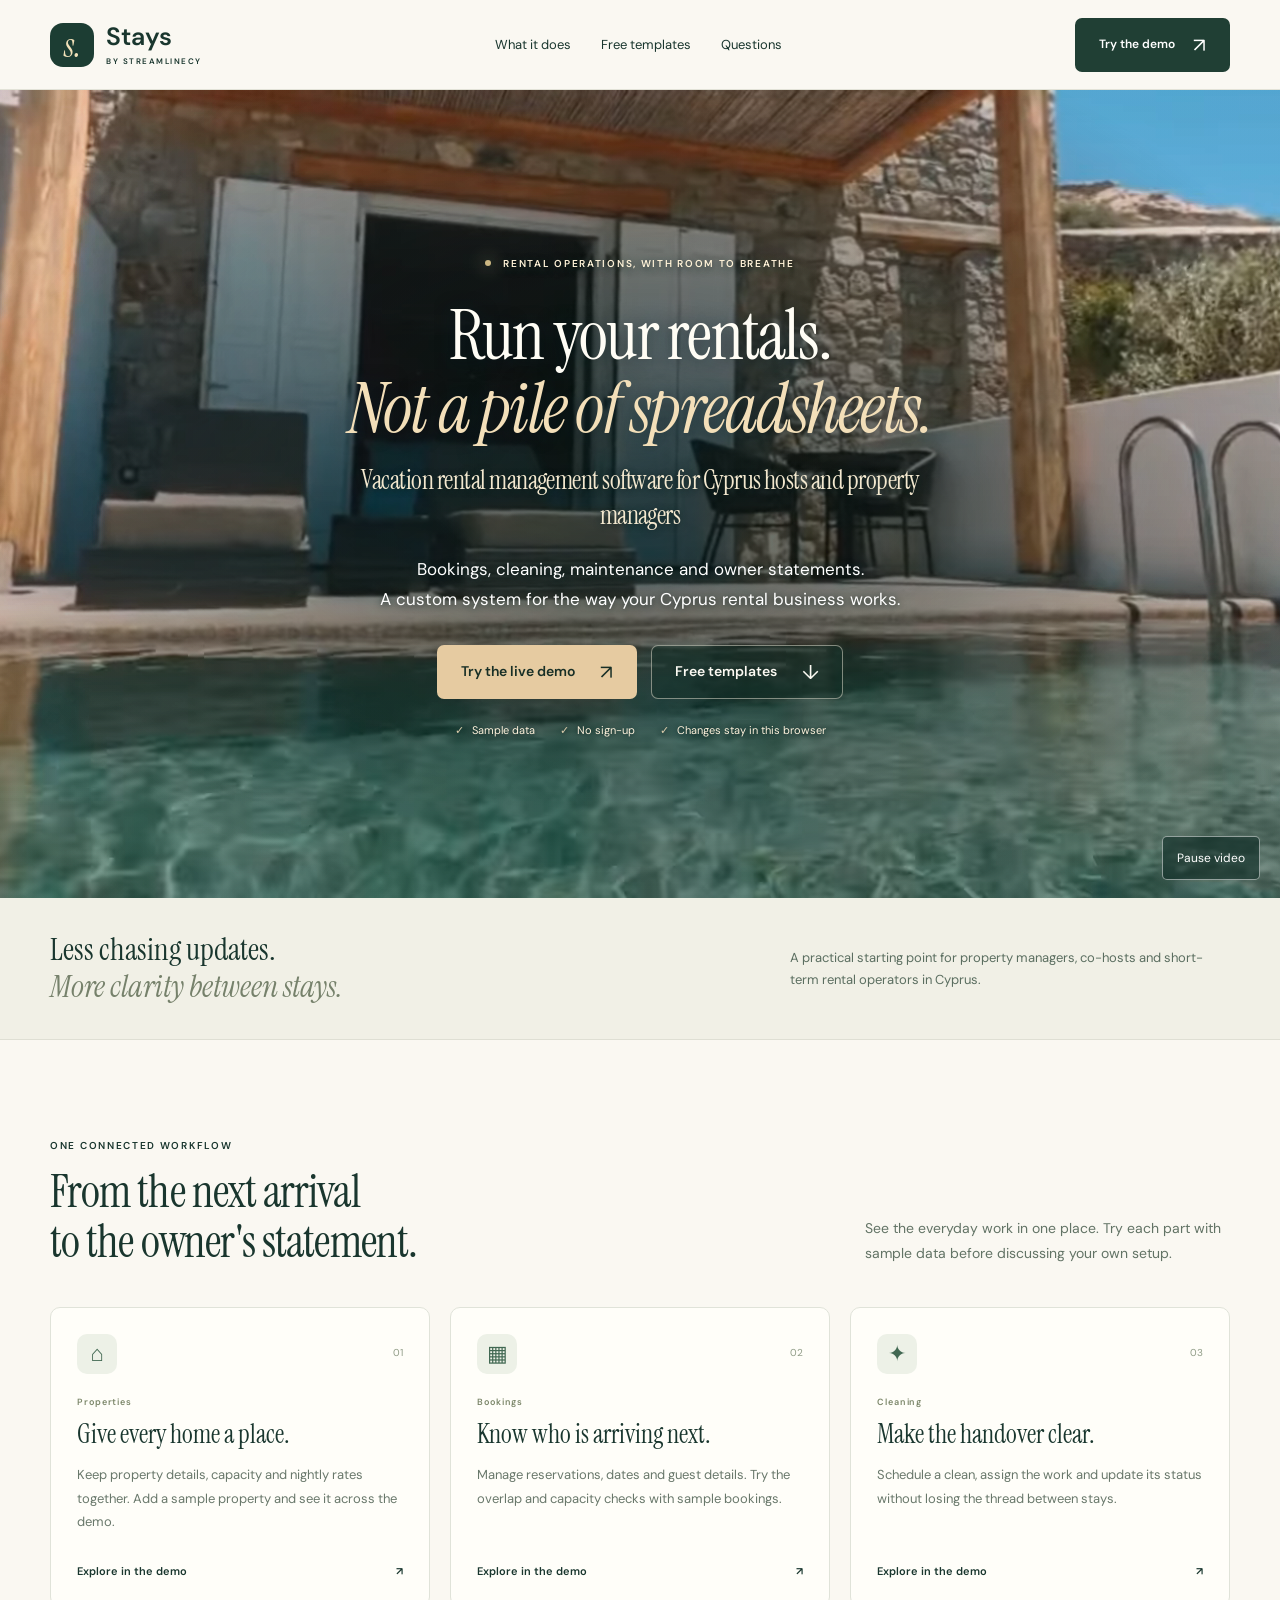
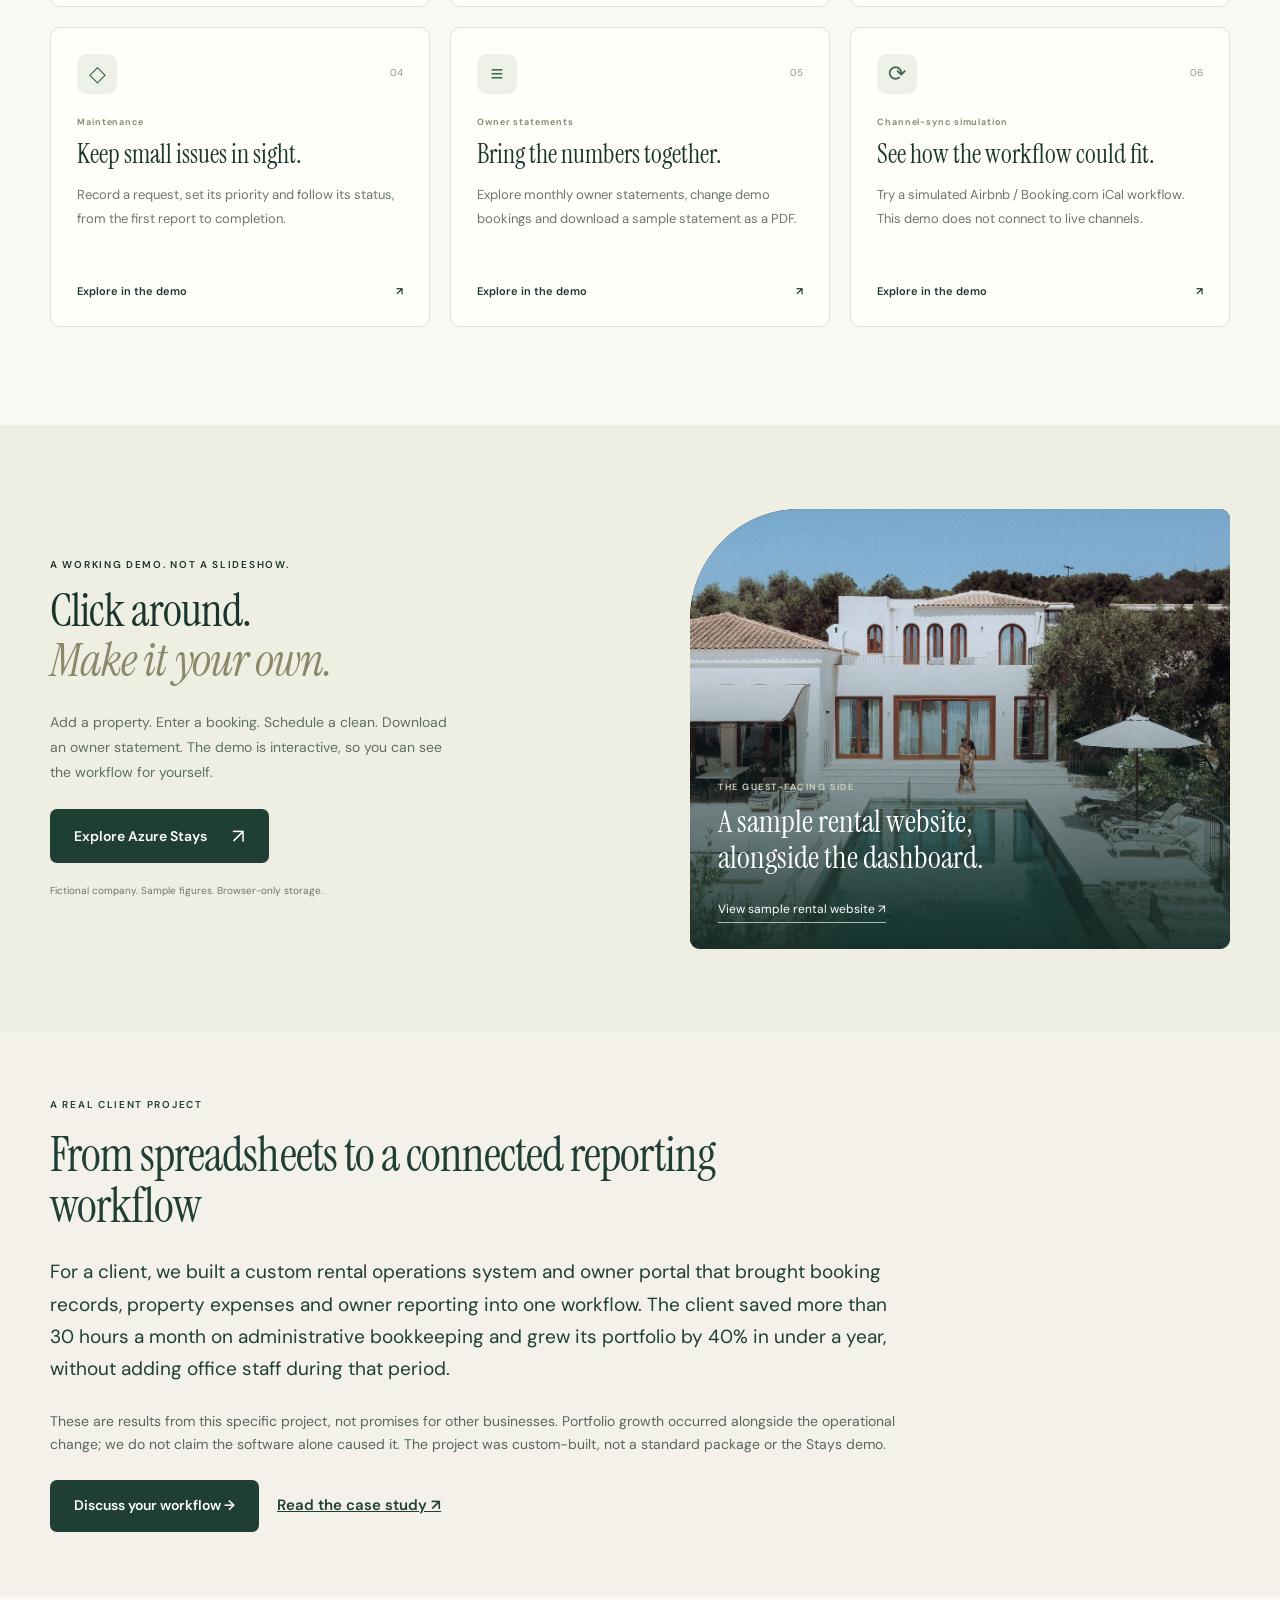
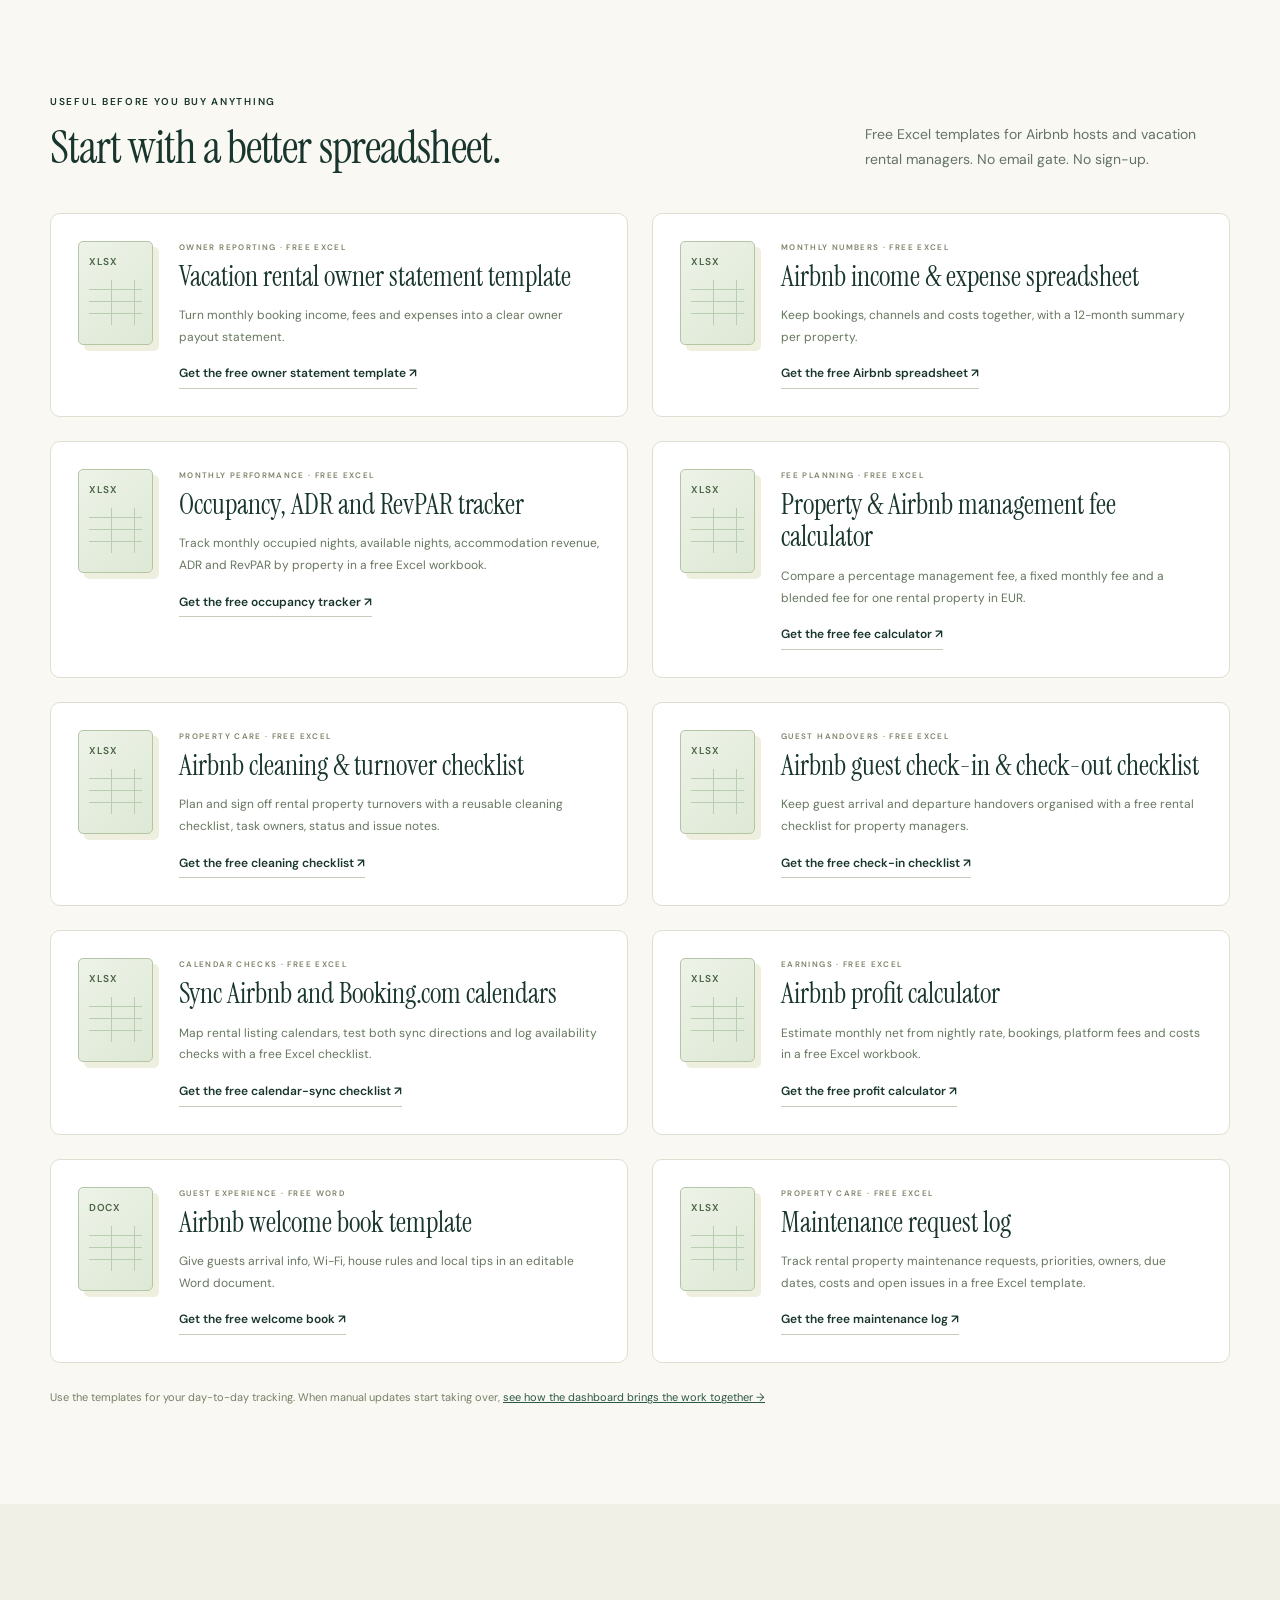
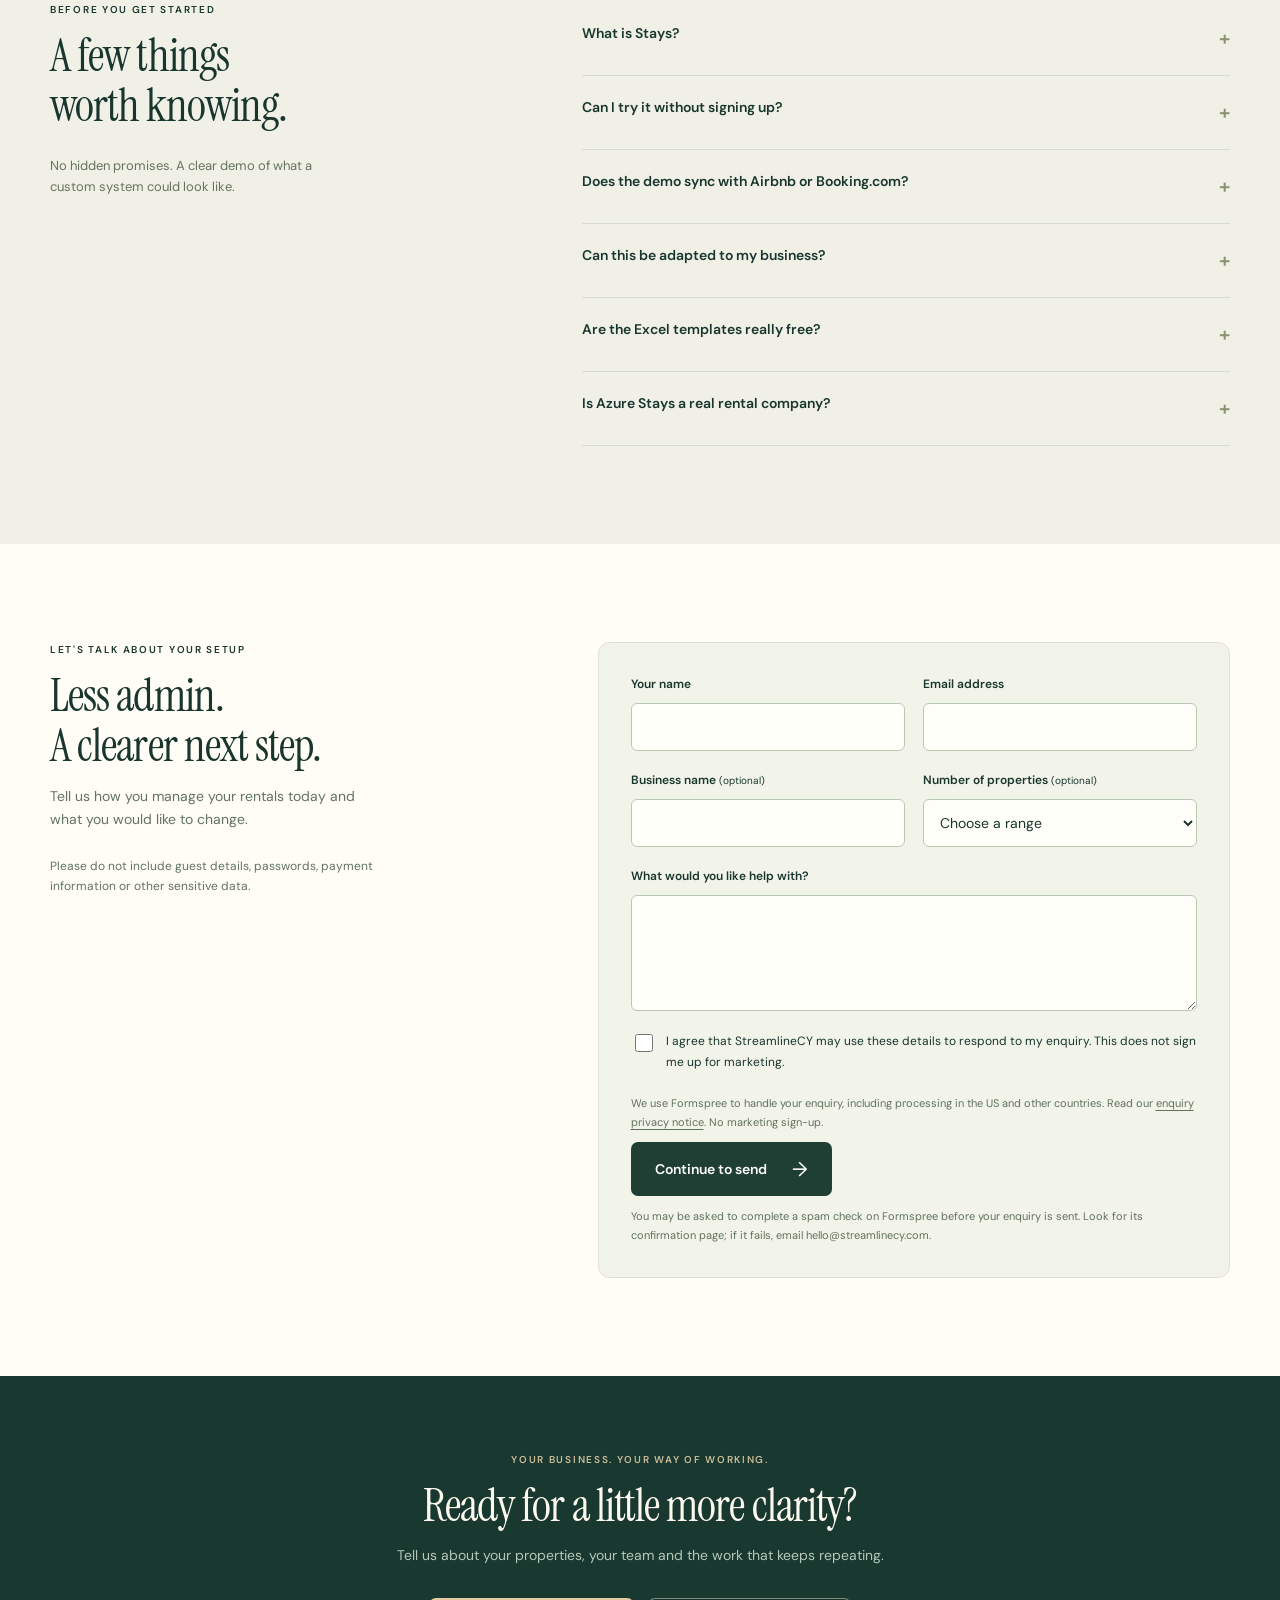
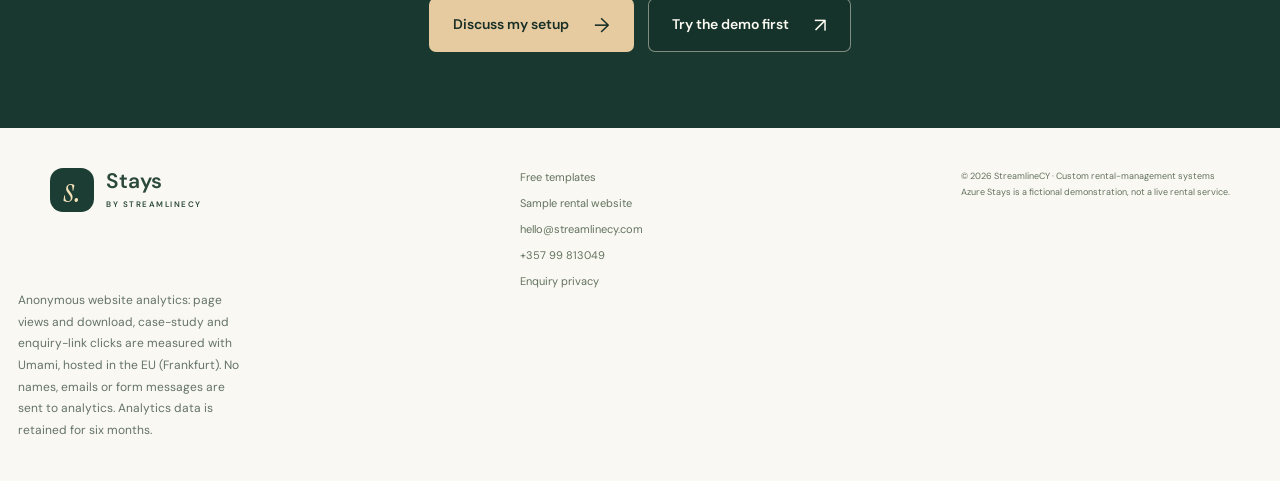
<file: index.html>
<!doctype html><html lang="en"><head><meta charset="utf-8"><meta name="viewport" content="width=device-width,initial-scale=1"><title>Vacation Rental &amp; Airbnb Management Software in Cyprus | Stays</title>
<meta name="description" content="Vacation rental &amp; Airbnb management software for Cyprus property managers. Bookings, cleaning, maintenance, owner statements, calendar sync. Free demo.">
<link rel="canonical" href="https://stays.streamlinecy.com/">
<meta property="og:type" content="website">
<meta property="og:url" content="https://stays.streamlinecy.com/">
<meta property="og:site_name" content="Stays - Vacation Rental Software Cyprus">
<meta property="og:title" content="Vacation Rental &amp; Airbnb Management Software in Cyprus | Stays">
<meta property="og:description" content="Vacation rental &amp; Airbnb management software for Cyprus property managers. Bookings, cleaning, maintenance, owner statements, calendar sync. Free demo.">
<meta property="og:image" content="https://stays.streamlinecy.com/images/dashboard-preview.png">
<meta property="og:image:width" content="1440">
<meta property="og:image:height" content="960">
<meta property="og:image:type" content="image/png">
<meta property="og:image:alt" content="The Stays rental-management demo dashboard with fictional sample data.">
<meta name="twitter:card" content="summary_large_image">
<meta name="twitter:title" content="Short-term Rental Management Software in Cyprus | Stays">
<meta name="twitter:description" content="Explore a custom short-term rental management system for Cyprus: bookings, cleaning, maintenance and owner statements. Try the demo and download free Excel templates.">
<meta name="twitter:image" content="https://stays.streamlinecy.com/images/dashboard-preview.png">
<meta name="twitter:image:alt" content="The Stays rental-management demo dashboard with fictional sample data.">
<link rel="preconnect" href="https://fonts.googleapis.com"><link rel="preconnect" href="https://fonts.gstatic.com" crossorigin><link href="https://fonts.googleapis.com/css2?family=DM+Sans:wght@400;500;600;700&family=Instrument+Serif:ital@0;1&display=swap" rel="stylesheet"><link rel="stylesheet" href="styles.css?v=5"><link rel="stylesheet" href="marketing.css?v=12"><script type="application/ld+json">{"@context": "https://schema.org", "@graph": [{"@type": "Organization", "@id": "https://streamlinecy.com/#organization", "name": "StreamlineCY", "url": "https://streamlinecy.com"}, {"@type": "WebSite", "@id": "https://stays.streamlinecy.com/#website", "url": "https://stays.streamlinecy.com/", "name": "Stays - Vacation Rental Software Cyprus", "alternateName": "Stays", "publisher": {"@id": "https://streamlinecy.com/#organization"}}, {"@type": "SoftwareApplication", "@id": "https://stays.streamlinecy.com/#software", "name": "Stays by StreamlineCY", "applicationCategory": "BusinessApplication", "operatingSystem": "Web browser", "url": "https://stays.streamlinecy.com/", "description": "Interactive demonstration of custom vacation rental and Airbnb management software for short-term and holiday rental businesses in Cyprus. Fictional sample data and browser-only storage.", "provider": {"@id": "https://streamlinecy.com/#organization"}}, {"@type": "FAQPage", "mainEntity": [{"@type": "Question", "name": "What is Stays?", "acceptedAnswer": {"@type": "Answer", "text": "Stays is StreamlineCY's demonstration of vacation rental management software: a custom short-term rental system. Explore a working sample, then discuss a custom setup for the way your rental business operates."}}, {"@type": "Question", "name": "Can I try it without signing up?", "acceptedAnswer": {"@type": "Answer", "text": "Yes. The Azure Stays dashboard opens without a password or sign-up. All properties, guests and figures are fictional sample data. Changes stay in this browser, not in a shared account."}}, {"@type": "Question", "name": "Does the demo sync with Airbnb or Booking.com?", "acceptedAnswer": {"@type": "Answer", "text": "No. The Channels screen simulates an iCal workflow using sample data. Live integrations, supported channels and their limits must be agreed as part of your project."}}, {"@type": "Question", "name": "Can this be adapted to my business?", "acceptedAnswer": {"@type": "Answer", "text": "Discuss your properties, team, reporting and existing tools with StreamlineCY. The final scope, integrations, delivery plan and price are agreed for your setup, not promised by this demo."}}, {"@type": "Question", "name": "Are the Excel templates really free?", "acceptedAnswer": {"@type": "Answer", "text": "Yes. Download them directly without an email address. They are operational starting points, not accounting, legal or tax advice. Read the instructions in each workbook before entering real data."}}, {"@type": "Question", "name": "Is Azure Stays a real rental company?", "acceptedAnswer": {"@type": "Answer", "text": "No. Azure Stays is the fictional company inside this demo. Its sample rental website shows how a guest-facing site can sit alongside a management dashboard."}}]}]}</script><link rel="icon" href="/favicon.svg" type="image/svg+xml"><link rel="icon" href="/favicon.ico" sizes="any"><link rel="icon" href="/favicon-32.png" type="image/png" sizes="32x32"><link rel="apple-touch-icon" href="/apple-touch-icon.png"><link rel="manifest" href="/site.webmanifest"><meta name="theme-color" content="#203f34"><meta name="google-site-verification" content="wnkRify8zHFhEQwkmRe-2cvEC9Kybr74FwxPuwW122Q"></head><body><div class="demo hide" id="demo-bar">FICTIONAL SAMPLE · built by <a href="https://streamlinecy.com">StreamlineCY</a><a href="#home">Back to Stays</a></div><main id="site" class="software"><nav class="s-nav"><div class="s-wrap nav-inner"><a class="s-brand" href="#home"><span class="brand-mark">s.</span><span>Stays<small>BY STREAMLINECY</small></span></a><div class="s-links"><a href="#workflows">What it does</a><a href="#resources">Free templates</a><a href="#questions">Questions</a></div><a class="s-btn small" href="#dashboard">Try the demo <span>↗</span></a></div></nav><section class="sky-hero"><div class="sky" aria-hidden="true"><video class="hero-video" muted loop playsinline preload="none"></video></div><button class="hero-motion-toggle" type="button" hidden aria-label="Pause background video">Pause video</button><div class="s-wrap hero-content"><span class="eyebrow hero-kicker"><i></i> RENTAL OPERATIONS, WITH ROOM TO BREATHE</span><h1>Run your rentals.<br><em>Not a pile of spreadsheets.</em></h1><h2 class="hero-subhead">Vacation rental management software for Cyprus hosts and property managers</h2><p class="hero-copy">Bookings, cleaning, maintenance and owner statements.<br class="desktop-break"> A custom system for the way your Cyprus rental business works.</p><div class="hero-actions"><a class="s-btn gold" href="#dashboard">Try the live demo <span>↗</span></a><a class="s-btn ghost" href="#resources">Free templates <span>↓</span></a></div><p class="hero-proof"><span>Sample data</span><span>No sign-up</span><span>Changes stay in this browser</span></p></div></section>
<section class="intro-band"><div class="s-wrap"><p>Less chasing updates.<br><em>More clarity between stays.</em></p><span>A practical starting point for property managers, co-hosts and short-term rental operators in Cyprus.</span></div></section>
<section class="s-section s-wrap" id="workflows"><div class="section-head"><div><span class="eyebrow">ONE CONNECTED WORKFLOW</span><h2>From the next arrival<br>to the owner's statement.</h2></div><p>See the everyday work in one place. Try each part with sample data before discussing your own setup.</p></div><div class="workflow-grid"><article class="workflow-card"><div class="card-top"><span class="flow-icon" aria-hidden="true">⌂</span><span class="card-num">01</span></div><span class="eyebrow">Properties</span><h3>Give every home a place.</h3><p>Keep property details, capacity and nightly rates together. Add a sample property and see it across the demo.</p><a href="#dashboard" data-demo-tab="properties">Explore in the demo <span>↗</span></a></article><article class="workflow-card"><div class="card-top"><span class="flow-icon" aria-hidden="true">▦</span><span class="card-num">02</span></div><span class="eyebrow">Bookings</span><h3>Know who is arriving next.</h3><p>Manage reservations, dates and guest details. Try the overlap and capacity checks with sample bookings.</p><a href="#dashboard" data-demo-tab="bookings">Explore in the demo <span>↗</span></a></article><article class="workflow-card"><div class="card-top"><span class="flow-icon" aria-hidden="true">✦</span><span class="card-num">03</span></div><span class="eyebrow">Cleaning</span><h3>Make the handover clear.</h3><p>Schedule a clean, assign the work and update its status without losing the thread between stays.</p><a href="#dashboard" data-demo-tab="cleaning">Explore in the demo <span>↗</span></a></article><article class="workflow-card"><div class="card-top"><span class="flow-icon" aria-hidden="true">◇</span><span class="card-num">04</span></div><span class="eyebrow">Maintenance</span><h3>Keep small issues in sight.</h3><p>Record a request, set its priority and follow its status, from the first report to completion.</p><a href="#dashboard" data-demo-tab="maintenance">Explore in the demo <span>↗</span></a></article><article class="workflow-card"><div class="card-top"><span class="flow-icon" aria-hidden="true">≡</span><span class="card-num">05</span></div><span class="eyebrow">Owner statements</span><h3>Bring the numbers together.</h3><p>Explore monthly owner statements, change demo bookings and download a sample statement as a PDF.</p><a href="#dashboard" data-demo-tab="statements">Explore in the demo <span>↗</span></a></article><article class="workflow-card"><div class="card-top"><span class="flow-icon" aria-hidden="true">⟳</span><span class="card-num">06</span></div><span class="eyebrow">Channel-sync simulation</span><h3>See how the workflow could fit.</h3><p>Try a simulated Airbnb / Booking.com iCal workflow. This demo does not connect to live channels.</p><a href="#dashboard" data-demo-tab="channels">Explore in the demo <span>↗</span></a></article></div></section>
<section class="demo-story"><div class="s-wrap story-grid"><div><span class="eyebrow">A WORKING DEMO. NOT A SLIDESHOW.</span><h2>Click around.<br><em>Make it your own.</em></h2><p>Add a property. Enter a booking. Schedule a clean. Download an owner statement. The demo is interactive, so you can see the workflow for yourself.</p><a class="s-btn" href="#dashboard">Explore Azure Stays <span>↗</span></a><small>Fictional company. Sample figures. Browser-only storage.</small></div><div class="story-photo"><img src="images/hero.jpg" width="1200" height="1500" loading="lazy" alt="Illustrative Mediterranean villa photograph from the fictional Azure Stays sample website"><div><span class="eyebrow">THE GUEST-FACING SIDE</span><h3>A sample rental website,<br>alongside the dashboard.</h3><a href="#sample">View sample rental website ↗</a></div></div></div></section>
<section class="case-proof" id="client-case"><div class="s-wrap"><span class="eyebrow">A REAL CLIENT PROJECT</span><h2>From spreadsheets to a connected reporting workflow</h2><p class="case-body">For a client, we built a custom rental operations system and owner portal that brought booking records, property expenses and owner reporting into one workflow. The client saved more than 30 hours a month on administrative bookkeeping and grew its portfolio by 40% in under a year, without adding office staff during that period.</p><p class="case-note">These are results from this specific project, not promises for other businesses. Portfolio growth occurred alongside the operational change; we do not claim the software alone caused it. The project was custom-built, not a standard package or the Stays demo.</p><div class="case-actions"><a class="s-btn" href="#enquiry">Discuss your workflow →</a><a class="article-link" href="https://streamlinecy.com/blog/nicosia-property-management-crm-owner-portal-case-study">Read the case study ↗</a></div></div></section>
<section class="s-section s-wrap" id="resources"><div class="section-head"><div><span class="eyebrow">USEFUL BEFORE YOU BUY ANYTHING</span><h2>Start with a better spreadsheet.</h2></div><p>Free Excel templates for Airbnb hosts and vacation rental managers. No email gate. No sign-up.</p></div><div class="resource-grid" id="resource-cards"><article class="resource-card"><div class="sheet-icon" aria-hidden="true"></div><div><span class="eyebrow">OWNER REPORTING · FREE EXCEL</span><h3>Vacation rental owner statement template</h3><p>Turn monthly booking income, fees and expenses into a clear owner payout statement.</p><a href="templates/owner-statement/">Get the free owner statement template <span>↗</span></a></div></article><article class="resource-card"><div class="sheet-icon" aria-hidden="true"></div><div><span class="eyebrow">MONTHLY NUMBERS · FREE EXCEL</span><h3>Airbnb income & expense spreadsheet</h3><p>Keep bookings, channels and costs together, with a 12-month summary per property.</p><a href="templates/rental-income-expense-tracker/">Get the free Airbnb spreadsheet <span>↗</span></a></div></article><article class="resource-card"><div class="sheet-icon" aria-hidden="true"></div><div><span class="eyebrow">MONTHLY PERFORMANCE · FREE EXCEL</span><h3>Occupancy, ADR and RevPAR tracker</h3><p>Track monthly occupied nights, available nights, accommodation revenue, ADR and RevPAR by property in a free Excel workbook.</p><a href="templates/occupancy-adr-revpar/">Get the free occupancy tracker <span>↗</span></a></div></article><article class="resource-card"><div class="sheet-icon" aria-hidden="true"></div><div><span class="eyebrow">FEE PLANNING · FREE EXCEL</span><h3>Property & Airbnb management fee calculator</h3><p>Compare a percentage management fee, a fixed monthly fee and a blended fee for one rental property in EUR.</p><a href="templates/management-fee-calculator/">Get the free fee calculator <span>↗</span></a></div></article><article class="resource-card"><div class="sheet-icon" aria-hidden="true"></div><div><span class="eyebrow">PROPERTY CARE · FREE EXCEL</span><h3>Airbnb cleaning & turnover checklist</h3><p>Plan and sign off rental property turnovers with a reusable cleaning checklist, task owners, status and issue notes.</p><a href="templates/cleaning-turnover-checklist/">Get the free cleaning checklist <span>↗</span></a></div></article><article class="resource-card"><div class="sheet-icon" aria-hidden="true"></div><div><span class="eyebrow">GUEST HANDOVERS · FREE EXCEL</span><h3>Airbnb guest check-in & check-out checklist</h3><p>Keep guest arrival and departure handovers organised with a free rental checklist for property managers.</p><a href="templates/guest-check-in-check-out-checklist/">Get the free check-in checklist <span>↗</span></a></div></article><article class="resource-card"><div class="sheet-icon" aria-hidden="true"></div><div><span class="eyebrow">CALENDAR CHECKS · FREE EXCEL</span><h3>Sync Airbnb and Booking.com calendars</h3><p>Map rental listing calendars, test both sync directions and log availability checks with a free Excel checklist.</p><a href="templates/calendar-channel-sync-checklist/">Get the free calendar-sync checklist <span>↗</span></a></div></article><article class="resource-card"><div class="sheet-icon" aria-hidden="true"></div><div><span class="eyebrow">EARNINGS · FREE EXCEL</span><h3>Airbnb profit calculator</h3><p>Estimate monthly net from nightly rate, bookings, platform fees and costs in a free Excel workbook.</p><a href="templates/airbnb-profit-calculator/">Get the free profit calculator <span>↗</span></a></div></article><article class="resource-card"><div class="sheet-icon word-icon" aria-hidden="true"></div><div><span class="eyebrow">GUEST EXPERIENCE · FREE WORD</span><h3>Airbnb welcome book template</h3><p>Give guests arrival info, Wi-Fi, house rules and local tips in an editable Word document.</p><a href="templates/airbnb-welcome-book/">Get the free welcome book <span>↗</span></a></div></article><article class="resource-card"><div class="sheet-icon" aria-hidden="true"></div><div><span class="eyebrow">PROPERTY CARE · FREE EXCEL</span><h3>Maintenance request log</h3><p>Track rental property maintenance requests, priorities, owners, due dates, costs and open issues in a free Excel template.</p><a href="templates/maintenance-request-log/">Get the free maintenance log <span>↗</span></a></div></article></div><div class="resource-note">Use the templates for your day-to-day tracking. When manual updates start taking over, <a href="#dashboard">see how the dashboard brings the work together →</a></div></section>
<section class="s-section faq-section" id="questions"><div class="s-wrap faq-grid"><div><span class="eyebrow">BEFORE YOU GET STARTED</span><h2>A few things<br>worth knowing.</h2><p>No hidden promises. A clear demo of what a custom system could look like.</p></div><div><details><summary>What is Stays?<span aria-hidden="true">+</span></summary><p>Stays is StreamlineCY's demonstration of a short-term rental management system. Explore a working sample, then discuss a custom setup for the way your rental business operates.</p></details><details><summary>Can I try it without signing up?<span aria-hidden="true">+</span></summary><p>Yes. The Azure Stays dashboard opens without a password or sign-up. All properties, guests and figures are fictional sample data. Changes stay in this browser, not in a shared account.</p></details><details><summary>Does the demo sync with Airbnb or Booking.com?<span aria-hidden="true">+</span></summary><p>No. The Channels screen simulates an iCal workflow using sample data. Live integrations, supported channels and their limits must be agreed as part of your project.</p></details><details><summary>Can this be adapted to my business?<span aria-hidden="true">+</span></summary><p>Discuss your properties, team, reporting and existing tools with StreamlineCY. The final scope, integrations, delivery plan and price are agreed for your setup, not promised by this demo.</p></details><details><summary>Are the Excel templates really free?<span aria-hidden="true">+</span></summary><p>Yes. Download them directly without an email address. They are operational starting points, not accounting, legal or tax advice. Read the instructions in each workbook before entering real data.</p></details><details><summary>Is Azure Stays a real rental company?<span aria-hidden="true">+</span></summary><p>No. Azure Stays is the fictional company inside this demo. Its sample rental website shows how a guest-facing site can sit alongside a management dashboard.</p></details></div></div></section>
<section class="s-section enquiry-section" id="enquiry"><div class="s-wrap enquiry-grid"><div><span class="eyebrow">LET'S TALK ABOUT YOUR SETUP</span><h2>Less admin.<br>A clearer next step.</h2><p>Tell us how you manage your rentals today and what you would like to change.</p><p class="enquiry-note">Please do not include guest details, passwords, payment information or other sensitive data.</p></div><form id="enquiry-form" method="post" action="https://formspree.io/f/xyekbzel" data-provider="Formspree"><input type="text" name="_gotcha" tabindex="-1" autocomplete="off" hidden style="display:none"><div class="form-row"><label for="enquiry-name">Your name<input id="enquiry-name" name="name" autocomplete="name" required maxlength="120"></label><label for="enquiry-email">Email address<input id="enquiry-email" name="email" type="email" autocomplete="email" required maxlength="254"></label></div><div class="form-row"><label for="enquiry-business">Business name <small>(optional)</small><input id="enquiry-business" name="business" autocomplete="organization" maxlength="150"></label><label for="enquiry-properties">Number of properties <small>(optional)</small><select id="enquiry-properties" name="properties"><option value="">Choose a range</option><option>1-5</option><option>6-20</option><option>21-50</option><option>51+</option><option>Not sure yet</option></select></label></div><label for="enquiry-message">What would you like help with?<textarea id="enquiry-message" name="message" rows="5" required maxlength="5000"></textarea></label><label class="form-consent"><input type="checkbox" name="contact_consent" required><span>I agree that StreamlineCY may use these details to respond to my enquiry. This does not sign me up for marketing.</span></label><p class="form-privacy">We use Formspree to handle your enquiry, including processing in the US and other countries. Read our <a href="enquiry-privacy/">enquiry privacy notice</a>. No marketing sign-up.</p><button class="s-btn" type="submit">Continue to send <span>→</span></button><p class="form-status">You may be asked to complete a spam check on Formspree before your enquiry is sent. Look for its confirmation page; if it fails, email hello@streamlinecy.com.</p></form></div></section><section class="start-section" id="start"><div class="s-wrap"><span class="eyebrow">YOUR BUSINESS. YOUR WAY OF WORKING.</span><h2>Ready for a little more clarity?</h2><p>Tell us about your properties, your team and the work that keeps repeating.</p><div class="hero-actions"><a class="s-btn gold" href="#enquiry">Discuss my setup <span>→</span></a><a class="s-btn ghost" href="#dashboard">Try the demo first <span>↗</span></a></div></div></section><footer class="s-footer"><div class="s-wrap"><a class="s-brand" href="https://streamlinecy.com"><span class="brand-mark">s.</span><span>Stays<small>BY STREAMLINECY</small></span></a><div><a href="#resources">Free templates</a><a href="#sample">Sample rental website</a><a href="mailto:hello@streamlinecy.com">hello@streamlinecy.com</a><a href="tel:+35799813049">+357 99 813049</a><a href="enquiry-privacy/">Enquiry privacy</a></div><p>© 2026 StreamlineCY · Custom rental-management systems<br>Azure Stays is a fictional demonstration, not a live rental service.</p></div><p class="analytics-notice">Anonymous website analytics: page views and download, case-study and enquiry-link clicks are measured with Umami, hosted in the EU (Frankfurt). No names, emails or form messages are sent to analytics. Analytics data is retained for six months.</p></footer></main><main id="sample-site" class="hide"><div class="sample-notice">Fictional rental-company website. Properties, prices, ratings and service claims are sample content. <a href="#home">Back to Stays software</a></div><nav class="wrap"><a class="brand" href="#"><i>AS</i><b>Azure Stays<small>CYPRUS</small></b></a><div class="links"><a href="#stays">Stays</a><a href="#services">Services</a><a href="#contact">Contact</a></div><button class="primary demo-enter">Open live demo ↗</button></nav>
<section class="demo-entry wrap" aria-label="Live management demo"><div><span class="demo-kicker">INTERACTIVE DEMO</span><h2>Try the property management dashboard.</h2><p>Explore bookings, cleaning, maintenance, statements and channel sync with sample data.</p></div><div class="demo-entry-action"><button class="primary demo-enter">Open live demo →</button><small>No sign-up. No password. Try it now.</small></div></section>
<section class="hero wrap"><div><label>— &nbsp; VILLAS MADE PERSONAL</label><p class="demo-h1">Your Cyprus stay,<br><em>beautifully managed.</em></p><p>Handpicked homes, thoughtful hosting and a local team that takes care of every detail.</p><div class="actions"><button class="primary demo-enter">Open live demo →</button><a href="#stays"><b>Explore the sample website</b> →</a></div><div class="rating"><b>4.9</b> <span>★★★★★</span> Guest rating　│　<b>12k+</b> nights hosted</div></div><div class="heroimg"><img src="images/hero.jpg" alt="Mediterranean villa with private pool"><div class="photo-caption">Mediterranean living,<br>professionally managed</div><aside><small>NEXT AVAILABLE</small><b>Villa Thalassa</b><span>12-18 October · Paphos</span></aside></div></section>
<div class="ticker">LOCAL HOSTS　✦　 HANDPICKED HOMES　✦　 24/7 GUEST CARE　✦　 OWNER PEACE OF MIND　✦　 LOCAL HOSTS</div>
<section class="collection wrap" id="stays"><header><div><label>— &nbsp; OUR COLLECTION</label><h2>Homes worth<br><em>remembering.</em></h2></div><p>Every home is selected for character, comfort and a real sense of place. No two stays are quite the same.</p></header><div class="properties"><article><div><img src="images/p1.jpg" alt="Villa with pool"><span>SEA VIEW</span></div><footer><h3>Villa Thalassa</h3><p>Coral Bay · 6 guests · 3 bedrooms</p><b>€240 <small>/ night</small></b></footer></article><article><div><img src="images/p2.jpg" alt="Mediterranean pool villa"><span>GUEST FAVOURITE</span></div><footer><h3>The Olive House</h3><p>Polis · 4 guests · 2 bedrooms</p><b>€185 <small>/ night</small></b></footer></article><article><div><img src="images/p3.jpg" alt="Modern villa with pool"><span>NEW</span></div><footer><h3>Cape Greco Loft</h3><p>Protaras · 2 guests · 1 bedroom</p><b>€145 <small>/ night</small></b></footer></article></div></section>
<section class="services" id="services"><div class="wrap servicegrid"><div><label>— &nbsp; THE AZURE STANDARD</label><h2>We take care<br>of the <em>whole stay.</em></h2><p>From the first message to the final clean, our local team makes hosting feel effortless.</p><a class="sand" href="#contact">List your property</a></div><div class="servicelist"><article><b>01</b><div><h3>Guest experience</h3><p>Fast replies, thoughtful welcomes and 24/7 support from people who know the island.</p></div></article><article><b>02</b><div><h3>Property care</h3><p>Hotel-standard cleaning, inspections and maintenance, tracked after every stay.</p></div></article><article><b>03</b><div><h3>Owner visibility</h3><p>Live bookings, clear statements and complete oversight in one private dashboard.</p></div></article></div></div></section>
<section class="owner wrap"><div><label>— &nbsp; FOR PROPERTY OWNERS</label><h2>Your property.<br><em>Clear at a glance.</em></h2><p>See reservations, cleaning, maintenance and monthly performance without chasing an update.</p><button class="primary demo-enter">Open live demo →</button></div><div class="mini"><small>OCTOBER OVERVIEW</small><div><article><span>REVENUE</span><b>€8,420</b><em>↗ 12.4%</em></article><article><span>OCCUPANCY</span><b>86%</b><em>↗ 6.1%</em></article></div><figure><i style="height:40%"></i><i style="height:55%"></i><i style="height:70%"></i><i style="height:62%"></i><i style="height:85%"></i><i style="height:74%"></i><i style="height:94%"></i></figure></div></section>
<footer class="contact" id="contact"><div class="wrap"><div><a class="brand light"><i>AS</i><b>Azure Stays<small>CYPRUS</small></b></a><h2>Let's make your property<br><em>work beautifully.</em></h2></div><div><small>ENQUIRIES</small><p>hello@streamlinecy.com</p><small>Fictional company for demonstration purposes.<br>Demo photography sourced from Unsplash.</small></div></div><p class="credit">© 2026 Azure Stays Cyprus - Demo only　 ·　 Designed & built by <a href="https://streamlinecy.com">StreamlineCY</a></p></footer></main><section id="login" class="loginview hide"><div class="loginleft"><a class="brand light"><i>AS</i><b>Azure Stays<small>CYPRUS</small></b></a><div><label>— &nbsp; OWNER PORTAL</label><p class="demo-h1">Everything about your property, <em>in one place.</em></p><p>Bookings, earnings and property care. Clear, current and always available.</p></div><small>DEMO EXPERIENCE · NO REAL LOGIN REQUIRED</small></div><form id="loginform"><label>— &nbsp; WELCOME BACK</label><h2>Owner login</h2><p>Enter the demo to explore the dashboard.</p><b>Email address</b><input value="owner@azurestays.demo" readonly><b>Password</b><input type="password" value="demopassword" readonly><button class="primary">Enter demo dashboard →</button><button type="button" class="back">Return to website</button><small>Demo data only. Anonymous screen-view analytics are used to improve this demo.</small></form></section>
<section id="dashboard" class="dashboard hide"><aside><a class="brand light"><i>AS</i><b>Azure Stays<small>OWNER PORTAL</small></b></a><nav><button data-tab="overview" class="active">⌂　Overview</button><button data-tab="properties">▦　Properties <i id="nProps"></i></button><button data-tab="bookings">▣　Bookings <i id="nBook"></i></button><button data-tab="cleaning">✦　Cleaning <i id="nClean"></i></button><button data-tab="maintenance">◇　Maintenance <i id="nMaint"></i></button><button data-tab="statements">≡　Statements</button><button data-tab="channels">⟳　Channels <i id="nCh"></i></button></nav><div class="property"><small>VIEWING PROPERTY</small><select class="propSelect" aria-label="Property"></select><span id="propArea"></span><button class="addprop" data-action="add-property">+ Add property</button></div><button class="back">← View website</button><button class="resetbtn" data-action="reset">↺ Reset demo data</button><p>DEMO - built by<br><a href="https://streamlinecy.com">StreamlineCY</a></p></aside><main><header><div><small>Sunday, 20 September</small><h2>Good morning, Andreas.</h2></div><b class="avatar">AP</b></header><div class="mbar"><select class="propSelect" aria-label="Property"></select><nav><button data-tab="overview" class="active">Overview</button><button data-tab="properties">Properties</button><button data-tab="bookings">Bookings</button><button data-tab="cleaning">Cleaning</button><button data-tab="maintenance">Maintenance</button><button data-tab="statements">Statements</button><button data-tab="channels">Channels</button></nav></div><div class="dashcontent">
<section id="overview" class="tab active"></section><section id="properties" class="tab"></section><section id="bookings" class="tab"></section><section id="cleaning" class="tab"></section><section id="maintenance" class="tab"></section><section id="statements" class="tab"></section><section id="channels" class="tab"></section>
</div><footer>DEMO - built by <a href="https://streamlinecy.com">StreamlineCY</a><span>Changes are saved in this browser only · Custom property systems · <a href="https://wa.me/35799813049">+357 99 813049</a></span></footer></main></section>
<div id="modal" class="modal hide"><div class="sheet"><button type="button" class="x" data-action="close" aria-label="Close">×</button><div id="modalBody"></div></div></div><div id="toast" class="toast" role="status"></div>
<script defer src="analytics.js?v=2"></script><script defer src="https://cloud.umami.is/script.js" data-website-id="5cbe8f70-e239-45df-879b-1a55b683f248" data-domains="stays.streamlinecy.com" data-exclude-search="true" data-exclude-hash="true" data-do-not-track="true" data-before-send="staysAnalyticsBeforeSend"></script>
<script>
/* Anonymous screen views only: no form values, demo records, or visitor identifiers. */
(function () {
  var screens = ['overview','properties','bookings','cleaning','maintenance','statements','channels'];
  function track(screen) {
    if (window.umami && screens.indexOf(screen) !== -1) window.umami.track('screen_view', {screen: screen});
  }
  document.addEventListener('click', function (event) {
    if (event.target.closest('.demo-enter')) track('overview');
    var button = event.target.closest('[data-tab]');
    if (button && document.querySelector('#dashboard:not(.hide)')) track(button.dataset.tab);
  });
  document.querySelector('#loginform').addEventListener('submit', function () { track('overview'); });
  if (location.hash === '#dashboard') window.addEventListener('load', function () { track('overview'); });
})();
</script>
<script src="script.js?v=4"></script><script>
document.querySelectorAll('.demo-enter').forEach(function(button) {
  button.onclick = function() { show(dash); location.hash = 'dashboard'; renderAll(); };
});
</script><script src="marketing.js"></script><script src="hero-video.js"></script></body></html>
</file>
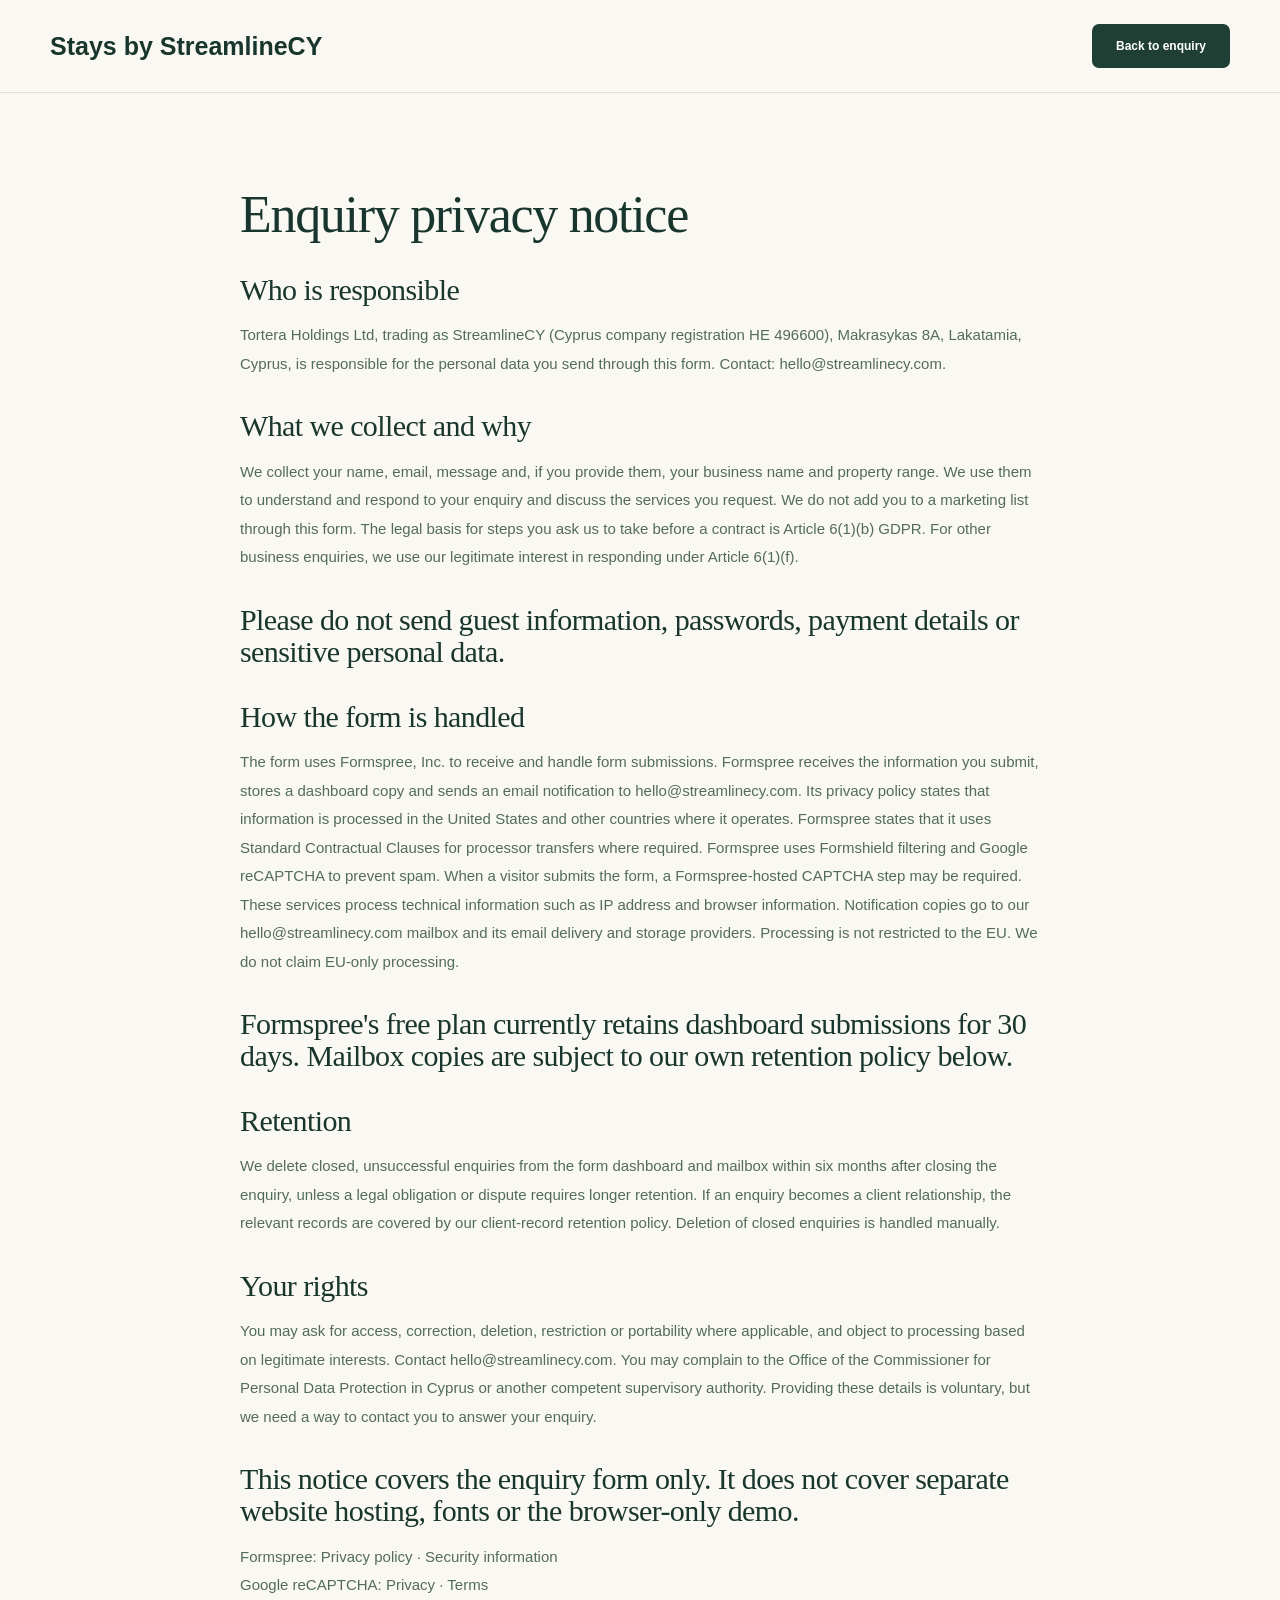
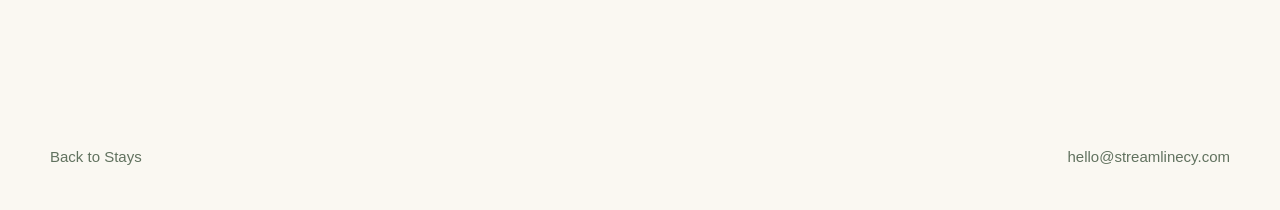
<file: enquiry-privacy/index.html>
<!doctype html><html lang="en"><head><meta charset="utf-8"><meta name="viewport" content="width=device-width,initial-scale=1"><title>Enquiry Privacy Notice | Stays by StreamlineCY</title><meta name="description" content="How Tortera Holdings Ltd, trading as StreamlineCY, handles Stays enquiry form information."><link rel="canonical" href="https://stays.streamlinecy.com/enquiry-privacy/"><link rel="stylesheet" href="../styles.css?v=5"><link rel="stylesheet" href="../marketing.css?v=10"><link rel="icon" href="../favicon.svg"><style>.privacy-copy{max-width:800px}.privacy-copy h1{font-size:52px}.privacy-copy h2{font-size:30px;margin-top:32px}.privacy-copy p{font-size:15px;line-height:1.9;color:#536b5d}</style></head><body class="software"><nav class="s-nav"><div class="s-wrap nav-inner"><a class="s-brand" href="../">Stays by StreamlineCY</a><a class="s-btn small" href="../#enquiry">Back to enquiry</a></div></nav><main class="s-wrap resource-page privacy-copy"><h1>Enquiry privacy notice</h1><h2>Who is responsible</h2><p>Tortera Holdings Ltd, trading as StreamlineCY (Cyprus company registration HE 496600), Makrasykas 8A, Lakatamia, Cyprus, is responsible for the personal data you send through this form. Contact: hello@streamlinecy.com.</p><h2>What we collect and why</h2><p>We collect your name, email, message and, if you provide them, your business name and property range. We use them to understand and respond to your enquiry and discuss the services you request. We do not add you to a marketing list through this form. The legal basis for steps you ask us to take before a contract is Article 6(1)(b) GDPR. For other business enquiries, we use our legitimate interest in responding under Article 6(1)(f).</p><h2>Please do not send guest information, passwords, payment details or sensitive personal data.</h2><p></p><h2>How the form is handled</h2><p>The form uses Formspree, Inc. to receive and handle form submissions. Formspree receives the information you submit, stores a dashboard copy and sends an email notification to hello@streamlinecy.com. Its privacy policy states that information is processed in the United States and other countries where it operates. Formspree states that it uses Standard Contractual Clauses for processor transfers where required. Formspree uses Formshield filtering and Google reCAPTCHA to prevent spam. When a visitor submits the form, a Formspree-hosted CAPTCHA step may be required. These services process technical information such as IP address and browser information. Notification copies go to our hello@streamlinecy.com mailbox and its email delivery and storage providers. Processing is not restricted to the EU. We do not claim EU-only processing.</p><h2>Formspree&#x27;s free plan currently retains dashboard submissions for 30 days. Mailbox copies are subject to our own retention policy below.</h2><p></p><h2>Retention</h2><p>We delete closed, unsuccessful enquiries from the form dashboard and mailbox within six months after closing the enquiry, unless a legal obligation or dispute requires longer retention. If an enquiry becomes a client relationship, the relevant records are covered by our client-record retention policy. Deletion of closed enquiries is handled manually.</p><h2>Your rights</h2><p>You may ask for access, correction, deletion, restriction or portability where applicable, and object to processing based on legitimate interests. Contact hello@streamlinecy.com. You may complain to the Office of the Commissioner for Personal Data Protection in Cyprus or another competent supervisory authority. Providing these details is voluntary, but we need a way to contact you to answer your enquiry.</p><h2>This notice covers the enquiry form only. It does not cover separate website hosting, fonts or the browser-only demo.</h2><p></p><p>Formspree: <a href="https://formspree.io/legal/privacy-policy/">Privacy policy</a> · <a href="https://formspree.io/security/">Security information</a><br>Google reCAPTCHA: <a href="https://policies.google.com/privacy">Privacy</a> · <a href="https://policies.google.com/terms">Terms</a></p></main><footer class="s-footer"><div class="s-wrap"><a href="../">Back to Stays</a><a href="mailto:hello@streamlinecy.com">hello@streamlinecy.com</a></div></footer></body></html>
</file>
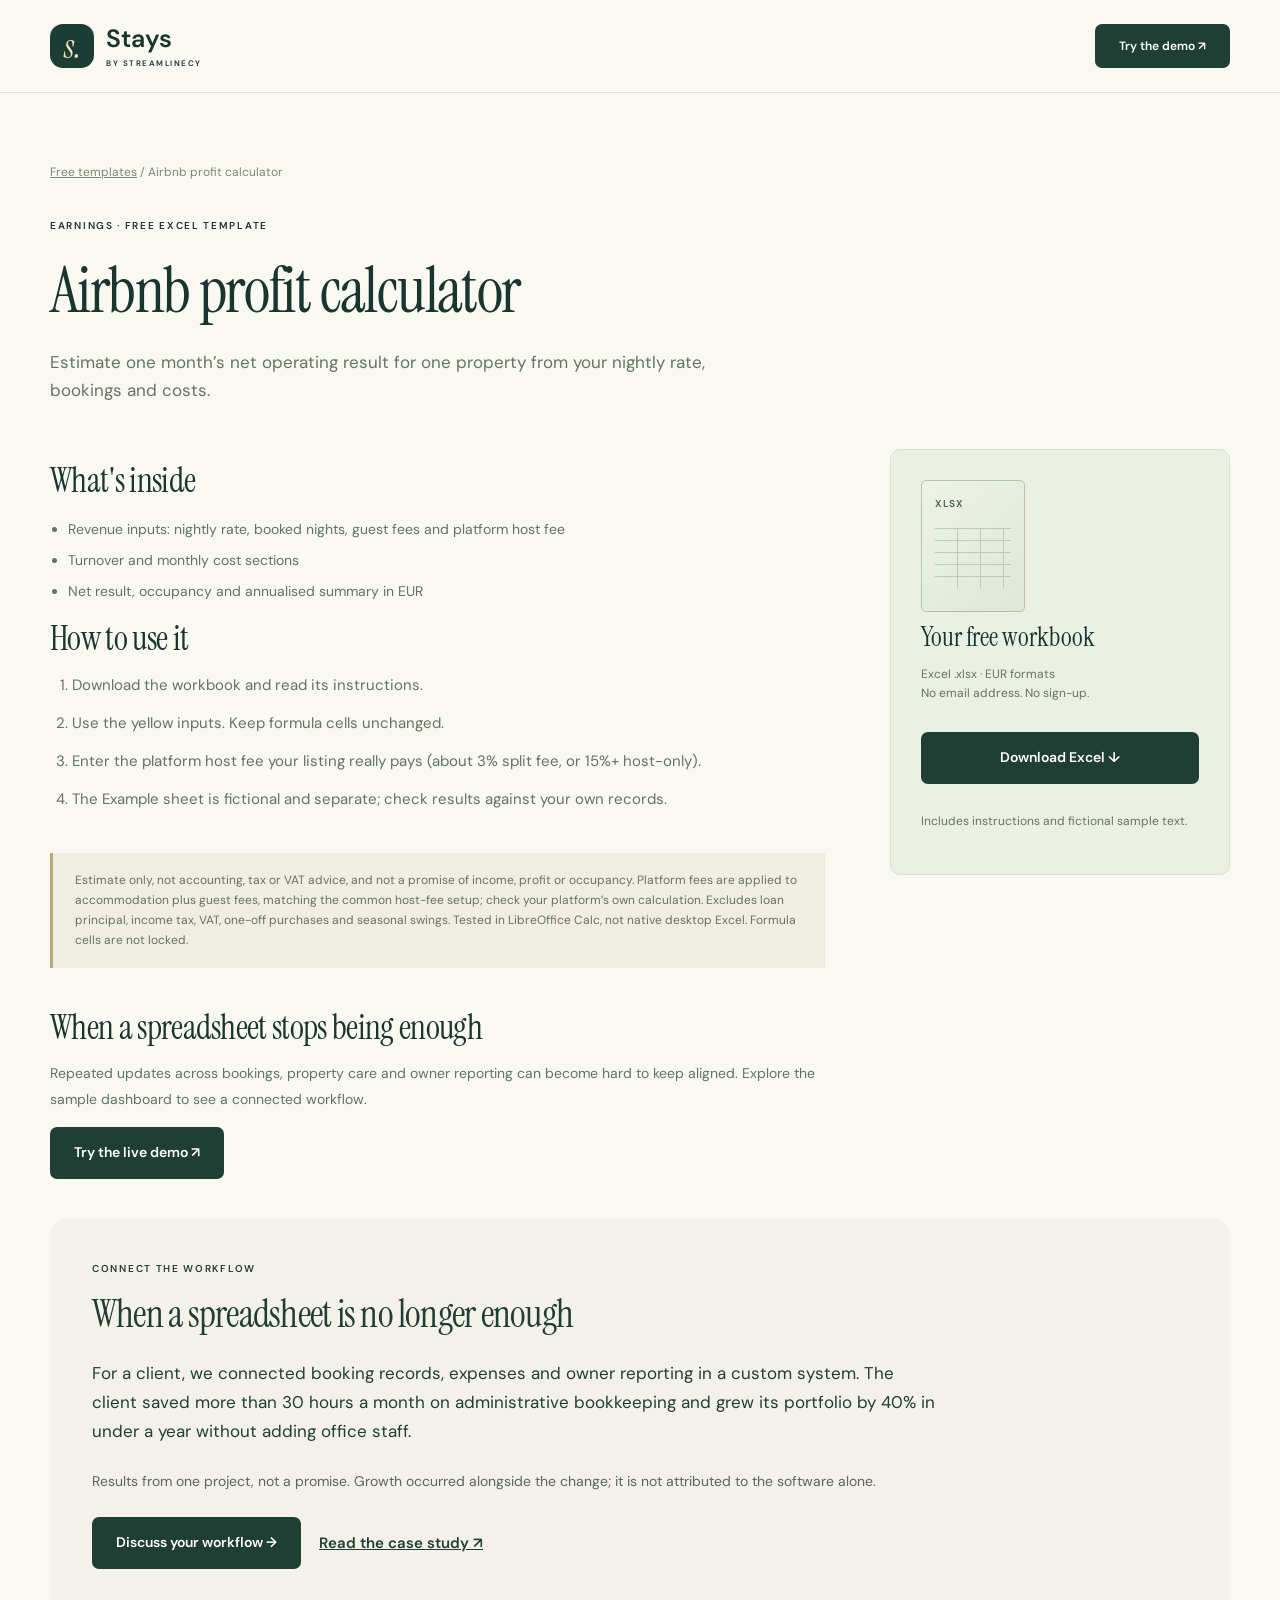
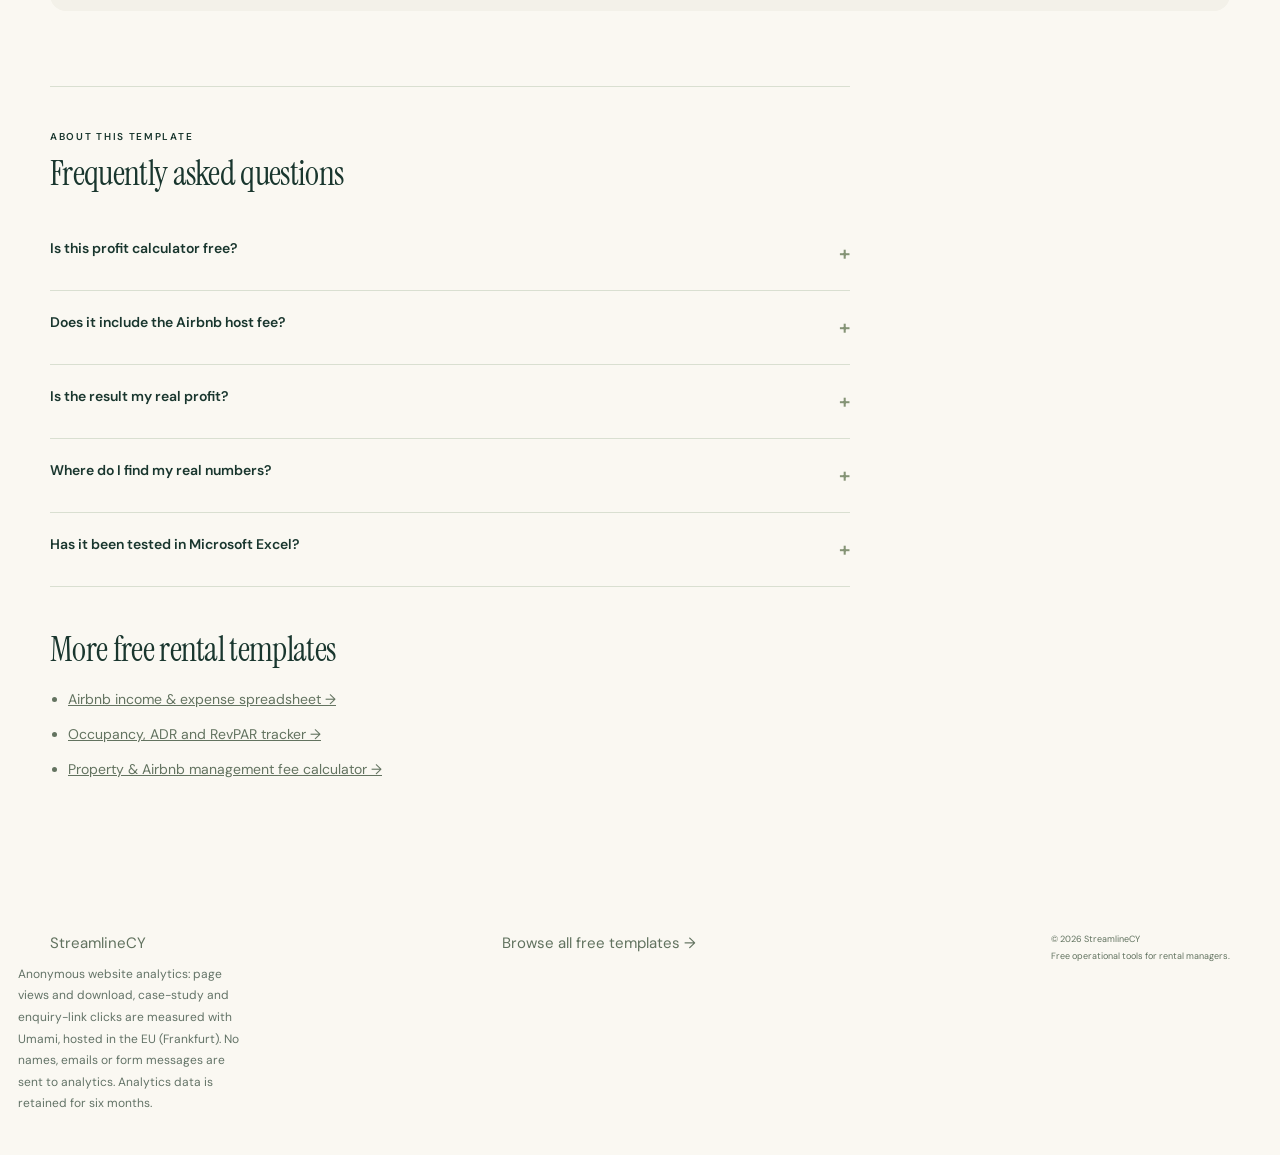
<file: templates/airbnb-profit-calculator/index.html>
<!doctype html><html lang="en"><head><meta charset="utf-8"><meta name="viewport" content="width=device-width,initial-scale=1"><title>Free Airbnb Profit Calculator (Excel) | Stays</title><meta name="description" content="Free Airbnb profit calculator spreadsheet: estimate monthly net from nightly rate, bookings, platform fees and costs for one property. Excel download, no sign-up."><link rel="canonical" href="https://stays.streamlinecy.com/templates/airbnb-profit-calculator/"><meta property="og:title" content="Free Airbnb profit calculator (Excel)"><meta property="og:description" content="Estimate monthly net from nightly rate, bookings, platform fees and costs."><meta property="og:type" content="website"><meta property="og:url" content="https://stays.streamlinecy.com/templates/airbnb-profit-calculator/"><meta property="og:image" content="https://stays.streamlinecy.com/images/dashboard-preview.png"><meta name="twitter:card" content="summary_large_image"><link rel="preconnect" href="https://fonts.googleapis.com"><link rel="preconnect" href="https://fonts.gstatic.com" crossorigin><link href="https://fonts.googleapis.com/css2?family=DM+Sans:wght@400;500;600;700&family=Instrument+Serif:ital@0;1&display=swap" rel="stylesheet"><link rel="stylesheet" href="../../styles.css?v=5"><link rel="stylesheet" href="../../marketing.css?v=11"><script type="application/ld+json">{"@context": "https://schema.org", "@type": "WebPage", "name": "Free Airbnb profit calculator for rental hosts", "url": "https://stays.streamlinecy.com/templates/airbnb-profit-calculator/", "description": "Estimate monthly net from nightly rate, bookings, platform fees and costs.", "publisher": {"@type": "Organization", "name": "StreamlineCY", "url": "https://streamlinecy.com"}, "mainEntity": {"@type": "DigitalDocument", "name": "Airbnb profit calculator", "encodingFormat": "application/vnd.openxmlformats-officedocument.spreadsheetml.sheet", "url": "https://stays.streamlinecy.com/downloads/airbnb-profit-calculator.xlsx"}}</script><script type="application/ld+json">{"@context": "https://schema.org", "@type": "FAQPage", "mainEntity": [{"@type": "Question", "name": "Is this profit calculator free?", "acceptedAnswer": {"@type": "Answer", "text": "Yes. Download the .xlsx workbook directly without an email address or account. It includes instructions and a fictional example."}}, {"@type": "Question", "name": "Does it include the Airbnb host fee?", "acceptedAnswer": {"@type": "Answer", "text": "Yes. Enter the rate your listing actually pays: Airbnb uses either a split fee (about 3% from the host) or a host-only fee (often 15% or more for software-connected listings). The workbook applies it to accommodation plus guest fees."}}, {"@type": "Question", "name": "Is the result my real profit?", "acceptedAnswer": {"@type": "Answer", "text": "No. It is a monthly operating estimate before loan principal, income tax, VAT and one-off purchases. It is not an accounting or tax figure and not a promise of income."}}, {"@type": "Question", "name": "Where do I find my real numbers?", "acceptedAnswer": {"@type": "Answer", "text": "Your platform payout breakdown shows nightly amounts, guest fees and host fees. Your bank or card statements show cleaning, laundry, utilities and maintenance costs."}}, {"@type": "Question", "name": "Has it been tested in Microsoft Excel?", "acceptedAnswer": {"@type": "Answer", "text": "It is supplied as an Excel .xlsx file and was recalculated and tested in LibreOffice Calc, not native desktop Microsoft Excel. Check it in your spreadsheet app before relying on the results. Formula cells are not locked."}}]}</script><link rel="icon" href="/favicon.svg" type="image/svg+xml"><link rel="icon" href="/favicon.ico" sizes="any"><link rel="icon" href="/favicon-32.png" type="image/png" sizes="32x32"><link rel="apple-touch-icon" href="/apple-touch-icon.png"><link rel="manifest" href="/site.webmanifest"><meta name="theme-color" content="#203f34"></head><body class="software"><nav class="s-nav"><div class="s-wrap nav-inner"><a class="s-brand" href="../../"><span class="brand-mark">s.</span><span>Stays<small>BY STREAMLINECY</small></span></a><a class="s-btn small" href="../../#dashboard">Try the demo ↗</a></div></nav><main class="s-wrap resource-page"><div class="breadcrumb"><a href="../../#resources">Free templates</a> / Airbnb profit calculator</div><span class="eyebrow" style="margin-top:35px">EARNINGS · FREE EXCEL TEMPLATE</span><h1>Airbnb profit calculator</h1><p class="lead">Estimate one month’s net operating result for one property from your nightly rate, bookings and costs.</p><div class="resource-layout"><div><h2>What's inside</h2><ul><li>Revenue inputs: nightly rate, booked nights, guest fees and platform host fee</li><li>Turnover and monthly cost sections</li><li>Net result, occupancy and annualised summary in EUR</li></ul><h2>How to use it</h2><ol><li>Download the workbook and read its instructions.</li><li>Use the yellow inputs. Keep formula cells unchanged.</li><li>Enter the platform host fee your listing really pays (about 3% split fee, or 15%+ host-only).</li><li>The Example sheet is fictional and separate; check results against your own records.</li></ol><div class="resource-caution">Estimate only, not accounting, tax or VAT advice, and not a promise of income, profit or occupancy. Platform fees are applied to accommodation plus guest fees, matching the common host-fee setup; check your platform’s own calculation. Excludes loan principal, income tax, VAT, one-off purchases and seasonal swings. Tested in LibreOffice Calc, not native desktop Excel. Formula cells are not locked.</div><h2 style="margin-top:42px">When a spreadsheet stops being enough</h2><p>Repeated updates across bookings, property care and owner reporting can become hard to keep aligned. Explore the sample dashboard to see a connected workflow.</p><a class="s-btn" href="../../#dashboard">Try the live demo ↗</a></div><aside class="download-panel"><div class="sheet-icon" aria-hidden="true"></div><h3>Your free workbook</h3><p>Excel .xlsx · EUR formats<br>No email address. No sign-up.</p><a class="s-btn" href="../../downloads/airbnb-profit-calculator.xlsx" download>Download Excel ↓</a><p>Includes instructions and fictional sample text.</p></aside></div><section class="case-proof template-case"><span class="eyebrow">CONNECT THE WORKFLOW</span><h2>When a spreadsheet is no longer enough</h2><p class="case-body">For a client, we connected booking records, expenses and owner reporting in a custom system. The client saved more than 30 hours a month on administrative bookkeeping and grew its portfolio by 40% in under a year without adding office staff.</p><p class="case-note">Results from one project, not a promise. Growth occurred alongside the change; it is not attributed to the software alone.</p><div class="case-actions"><a class="s-btn" href="../../#enquiry">Discuss your workflow →</a><a class="article-link" href="https://streamlinecy.com/blog/nicosia-property-management-crm-owner-portal-case-study">Read the case study ↗</a></div></section><section class="template-faq" aria-label="Template questions"><span class="eyebrow">ABOUT THIS TEMPLATE</span><h2>Frequently asked questions</h2><details><summary>Is this profit calculator free?<span aria-hidden="true">+</span></summary><p>Yes. Download the .xlsx workbook directly without an email address or account. It includes instructions and a fictional example.</p></details><details><summary>Does it include the Airbnb host fee?<span aria-hidden="true">+</span></summary><p>Yes. Enter the rate your listing actually pays: Airbnb uses either a split fee (about 3% from the host) or a host-only fee (often 15% or more for software-connected listings). The workbook applies it to accommodation plus guest fees.</p></details><details><summary>Is the result my real profit?<span aria-hidden="true">+</span></summary><p>No. It is a monthly operating estimate before loan principal, income tax, VAT and one-off purchases. It is not an accounting or tax figure and not a promise of income.</p></details><details><summary>Where do I find my real numbers?<span aria-hidden="true">+</span></summary><p>Your platform payout breakdown shows nightly amounts, guest fees and host fees. Your bank or card statements show cleaning, laundry, utilities and maintenance costs.</p></details><details><summary>Has it been tested in Microsoft Excel?<span aria-hidden="true">+</span></summary><p>It is supplied as an Excel .xlsx file and was recalculated and tested in LibreOffice Calc, not native desktop Microsoft Excel. Check it in your spreadsheet app before relying on the results. Formula cells are not locked.</p></details></section><section class="related-templates"><h2>More free rental templates</h2><ul><li><a href="../rental-income-expense-tracker/">Airbnb income & expense spreadsheet →</a></li><li><a href="../occupancy-adr-revpar/">Occupancy, ADR and RevPAR tracker →</a></li><li><a href="../management-fee-calculator/">Property & Airbnb management fee calculator →</a></li></ul></section></main><footer class="s-footer"><div class="s-wrap"><a href="https://streamlinecy.com">StreamlineCY</a><a href="../../#resources">Browse all free templates →</a><p>© 2026 StreamlineCY<br>Free operational tools for rental managers.</p></div><p class="analytics-notice">Anonymous website analytics: page views and download, case-study and enquiry-link clicks are measured with Umami, hosted in the EU (Frankfurt). No names, emails or form messages are sent to analytics. Analytics data is retained for six months.</p></footer><script defer src="../../analytics.js?v=2"></script><script defer src="https://cloud.umami.is/script.js" data-website-id="5cbe8f70-e239-45df-879b-1a55b683f248" data-domains="stays.streamlinecy.com" data-exclude-search="true" data-exclude-hash="true" data-do-not-track="true" data-before-send="staysAnalyticsBeforeSend"></script></body></html>
</file>
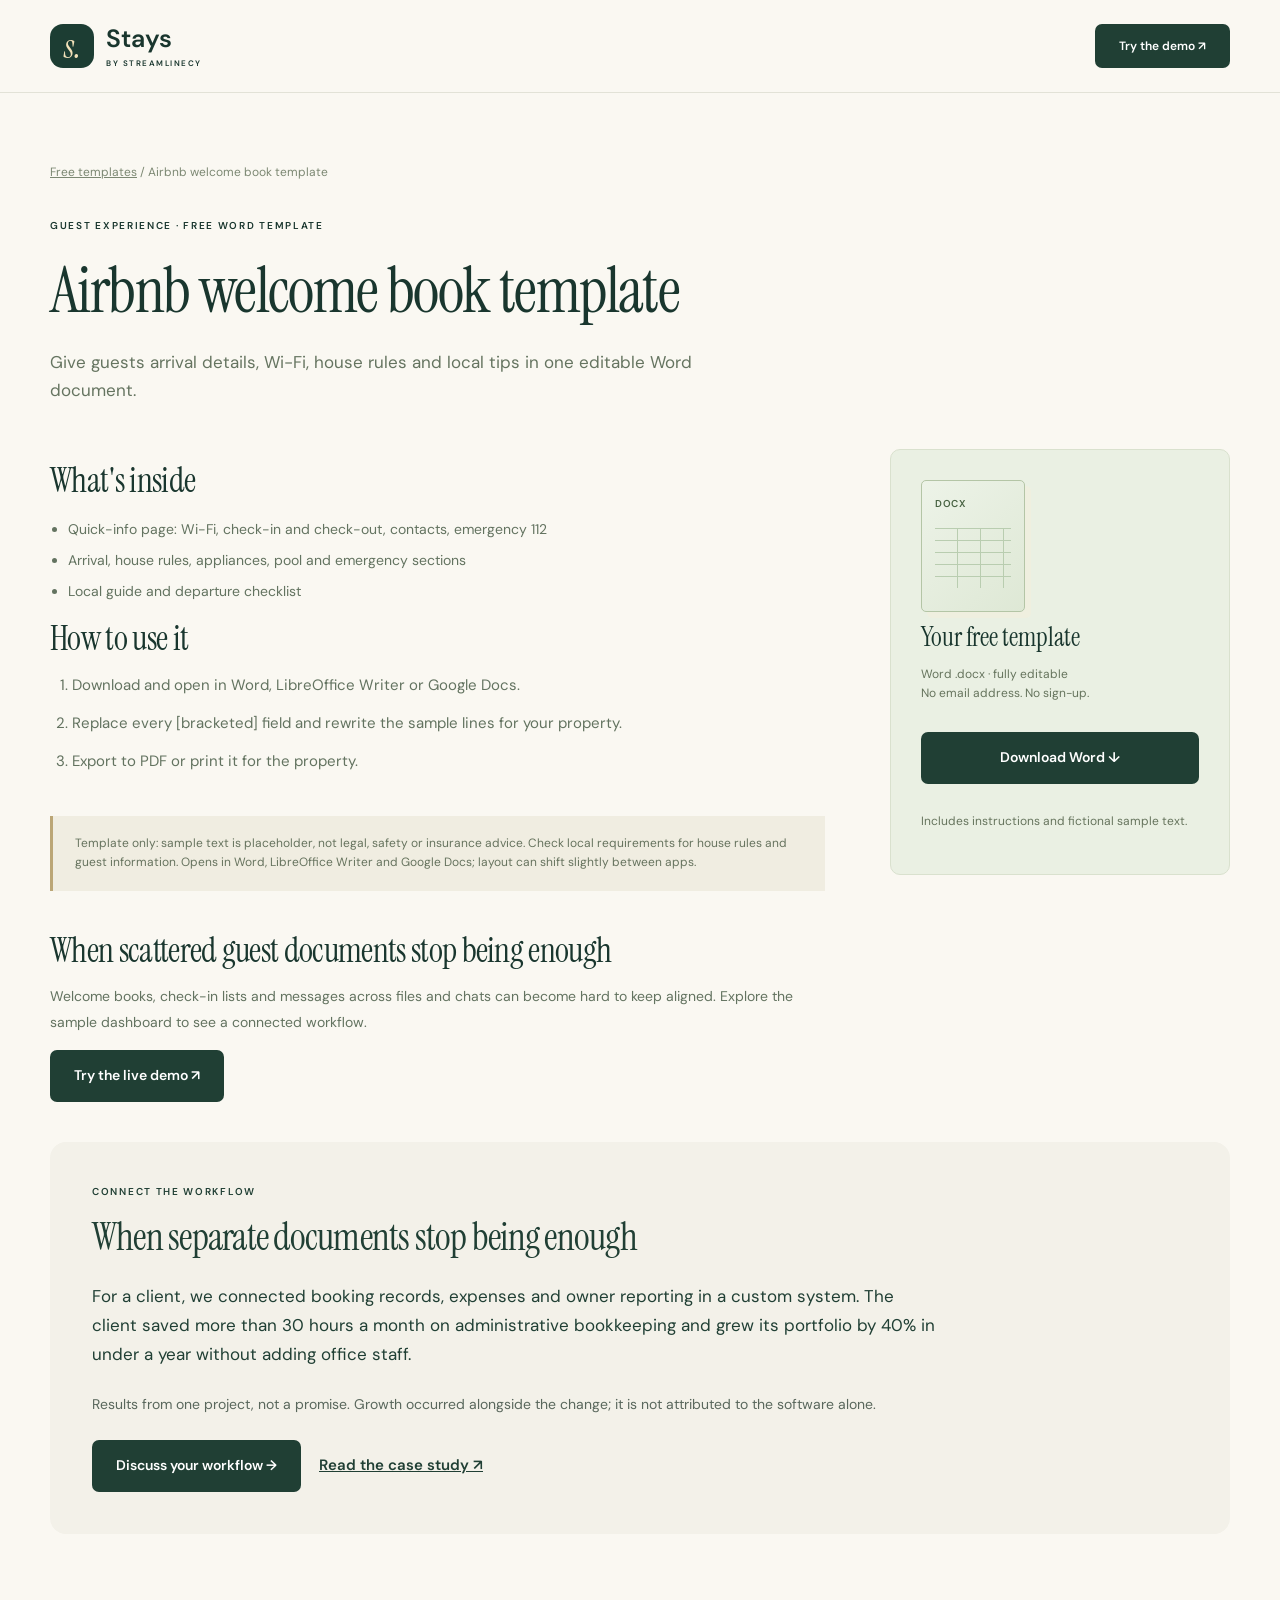
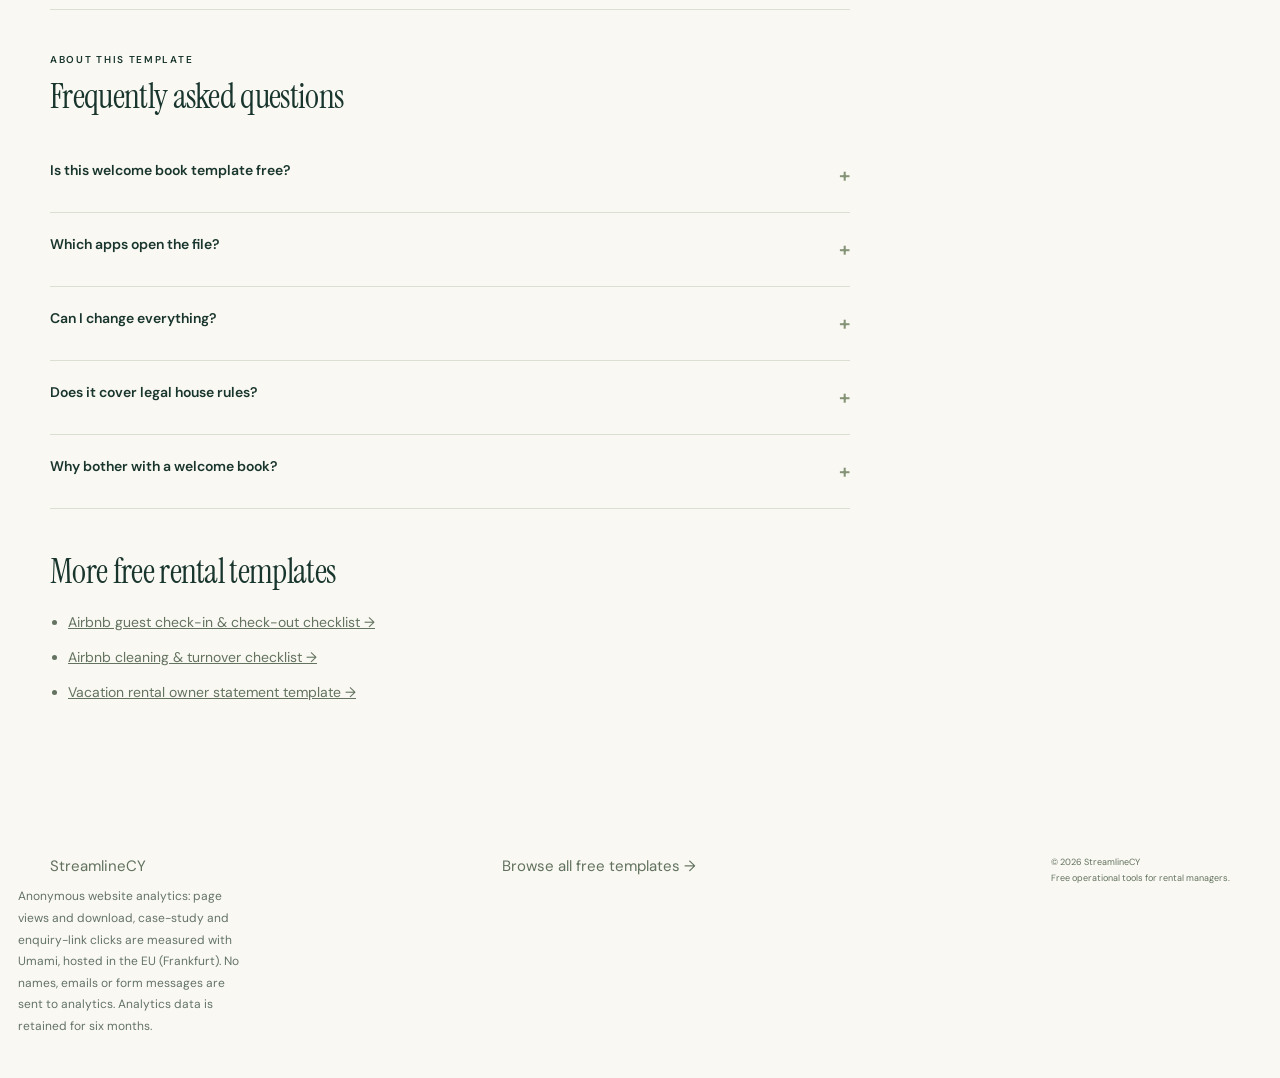
<file: templates/airbnb-welcome-book/index.html>
<!doctype html><html lang="en"><head><meta charset="utf-8"><meta name="viewport" content="width=device-width,initial-scale=1"><title>Free Airbnb Welcome Book Template (Word) | Stays</title><meta name="description" content="Free Airbnb welcome book template for guests: arrival info, Wi-Fi, house rules, local tips and check-out steps. Editable Word download, no sign-up."><link rel="canonical" href="https://stays.streamlinecy.com/templates/airbnb-welcome-book/"><meta property="og:title" content="Free Airbnb welcome book template (Word)"><meta property="og:description" content="Arrival info, Wi-Fi, house rules, local tips and check-out steps in one editable Word document."><meta property="og:type" content="website"><meta property="og:url" content="https://stays.streamlinecy.com/templates/airbnb-welcome-book/"><meta property="og:image" content="https://stays.streamlinecy.com/images/dashboard-preview.png"><meta name="twitter:card" content="summary_large_image"><link rel="preconnect" href="https://fonts.googleapis.com"><link rel="preconnect" href="https://fonts.gstatic.com" crossorigin><link href="https://fonts.googleapis.com/css2?family=DM+Sans:wght@400;500;600;700&family=Instrument+Serif:ital@0;1&display=swap" rel="stylesheet"><link rel="stylesheet" href="../../styles.css?v=5"><link rel="stylesheet" href="../../marketing.css?v=11"><script type="application/ld+json">{"@context": "https://schema.org", "@type": "WebPage", "name": "Free Airbnb welcome book template for hosts", "url": "https://stays.streamlinecy.com/templates/airbnb-welcome-book/", "description": "Arrival info, Wi-Fi, house rules, local tips and check-out steps in one editable Word document.", "publisher": {"@type": "Organization", "name": "StreamlineCY", "url": "https://streamlinecy.com"}, "mainEntity": {"@type": "DigitalDocument", "name": "Airbnb welcome book template", "encodingFormat": "application/vnd.openxmlformats-officedocument.wordprocessingml.document", "url": "https://stays.streamlinecy.com/downloads/airbnb-welcome-book-template.docx"}}</script><script type="application/ld+json">{"@context": "https://schema.org", "@type": "FAQPage", "mainEntity": [{"@type": "Question", "name": "Is this welcome book template free?", "acceptedAnswer": {"@type": "Answer", "text": "Yes. Download the .docx directly without an email address or account, then edit it for your property."}}, {"@type": "Question", "name": "Which apps open the file?", "acceptedAnswer": {"@type": "Answer", "text": "Microsoft Word, LibreOffice Writer and Google Docs all open .docx. Export to PDF when you want a fixed layout for printing or sharing."}}, {"@type": "Question", "name": "Can I change everything?", "acceptedAnswer": {"@type": "Answer", "text": "Yes. The document is fully editable. Replace every [bracketed] field and rewrite the sample lines so they match your property."}}, {"@type": "Question", "name": "Does it cover legal house rules?", "acceptedAnswer": {"@type": "Answer", "text": "No. The text is placeholder only and not legal, safety or insurance advice. Adapt it to your property and check local requirements."}}, {"@type": "Question", "name": "Why bother with a welcome book?", "acceptedAnswer": {"@type": "Answer", "text": "Guests find Wi-Fi, rules and local tips in one place, which cuts repeated questions and sets expectations before arrival."}}]}</script><link rel="icon" href="/favicon.svg" type="image/svg+xml"><link rel="icon" href="/favicon.ico" sizes="any"><link rel="icon" href="/favicon-32.png" type="image/png" sizes="32x32"><link rel="apple-touch-icon" href="/apple-touch-icon.png"><link rel="manifest" href="/site.webmanifest"><meta name="theme-color" content="#203f34"></head><body class="software"><nav class="s-nav"><div class="s-wrap nav-inner"><a class="s-brand" href="../../"><span class="brand-mark">s.</span><span>Stays<small>BY STREAMLINECY</small></span></a><a class="s-btn small" href="../../#dashboard">Try the demo ↗</a></div></nav><main class="s-wrap resource-page"><div class="breadcrumb"><a href="../../#resources">Free templates</a> / Airbnb welcome book template</div><span class="eyebrow" style="margin-top:35px">GUEST EXPERIENCE · FREE WORD TEMPLATE</span><h1>Airbnb welcome book template</h1><p class="lead">Give guests arrival details, Wi-Fi, house rules and local tips in one editable Word document.</p><div class="resource-layout"><div><h2>What's inside</h2><ul><li>Quick-info page: Wi-Fi, check-in and check-out, contacts, emergency 112</li><li>Arrival, house rules, appliances, pool and emergency sections</li><li>Local guide and departure checklist</li></ul><h2>How to use it</h2><ol><li>Download and open in Word, LibreOffice Writer or Google Docs.</li><li>Replace every [bracketed] field and rewrite the sample lines for your property.</li><li>Export to PDF or print it for the property.</li></ol><div class="resource-caution">Template only: sample text is placeholder, not legal, safety or insurance advice. Check local requirements for house rules and guest information. Opens in Word, LibreOffice Writer and Google Docs; layout can shift slightly between apps.</div><h2 style="margin-top:42px">When scattered guest documents stop being enough</h2><p>Welcome books, check-in lists and messages across files and chats can become hard to keep aligned. Explore the sample dashboard to see a connected workflow.</p><a class="s-btn" href="../../#dashboard">Try the live demo ↗</a></div><aside class="download-panel"><div class="sheet-icon word-icon" aria-hidden="true"></div><h3>Your free template</h3><p>Word .docx · fully editable<br>No email address. No sign-up.</p><a class="s-btn" href="../../downloads/airbnb-welcome-book-template.docx" download>Download Word ↓</a><p>Includes instructions and fictional sample text.</p></aside></div><section class="case-proof template-case"><span class="eyebrow">CONNECT THE WORKFLOW</span><h2>When separate documents stop being enough</h2><p class="case-body">For a client, we connected booking records, expenses and owner reporting in a custom system. The client saved more than 30 hours a month on administrative bookkeeping and grew its portfolio by 40% in under a year without adding office staff.</p><p class="case-note">Results from one project, not a promise. Growth occurred alongside the change; it is not attributed to the software alone.</p><div class="case-actions"><a class="s-btn" href="../../#enquiry">Discuss your workflow →</a><a class="article-link" href="https://streamlinecy.com/blog/nicosia-property-management-crm-owner-portal-case-study">Read the case study ↗</a></div></section><section class="template-faq" aria-label="Template questions"><span class="eyebrow">ABOUT THIS TEMPLATE</span><h2>Frequently asked questions</h2><details><summary>Is this welcome book template free?<span aria-hidden="true">+</span></summary><p>Yes. Download the .docx directly without an email address or account, then edit it for your property.</p></details><details><summary>Which apps open the file?<span aria-hidden="true">+</span></summary><p>Microsoft Word, LibreOffice Writer and Google Docs all open .docx. Export to PDF when you want a fixed layout for printing or sharing.</p></details><details><summary>Can I change everything?<span aria-hidden="true">+</span></summary><p>Yes. The document is fully editable. Replace every [bracketed] field and rewrite the sample lines so they match your property.</p></details><details><summary>Does it cover legal house rules?<span aria-hidden="true">+</span></summary><p>No. The text is placeholder only and not legal, safety or insurance advice. Adapt it to your property and check local requirements.</p></details><details><summary>Why bother with a welcome book?<span aria-hidden="true">+</span></summary><p>Guests find Wi-Fi, rules and local tips in one place, which cuts repeated questions and sets expectations before arrival.</p></details></section><section class="related-templates"><h2>More free rental templates</h2><ul><li><a href="../guest-check-in-check-out-checklist/">Airbnb guest check-in & check-out checklist →</a></li><li><a href="../cleaning-turnover-checklist/">Airbnb cleaning & turnover checklist →</a></li><li><a href="../owner-statement/">Vacation rental owner statement template →</a></li></ul></section></main><footer class="s-footer"><div class="s-wrap"><a href="https://streamlinecy.com">StreamlineCY</a><a href="../../#resources">Browse all free templates →</a><p>© 2026 StreamlineCY<br>Free operational tools for rental managers.</p></div><p class="analytics-notice">Anonymous website analytics: page views and download, case-study and enquiry-link clicks are measured with Umami, hosted in the EU (Frankfurt). No names, emails or form messages are sent to analytics. Analytics data is retained for six months.</p></footer><script defer src="../../analytics.js?v=2"></script><script defer src="https://cloud.umami.is/script.js" data-website-id="5cbe8f70-e239-45df-879b-1a55b683f248" data-domains="stays.streamlinecy.com" data-exclude-search="true" data-exclude-hash="true" data-do-not-track="true" data-before-send="staysAnalyticsBeforeSend"></script></body></html>
</file>
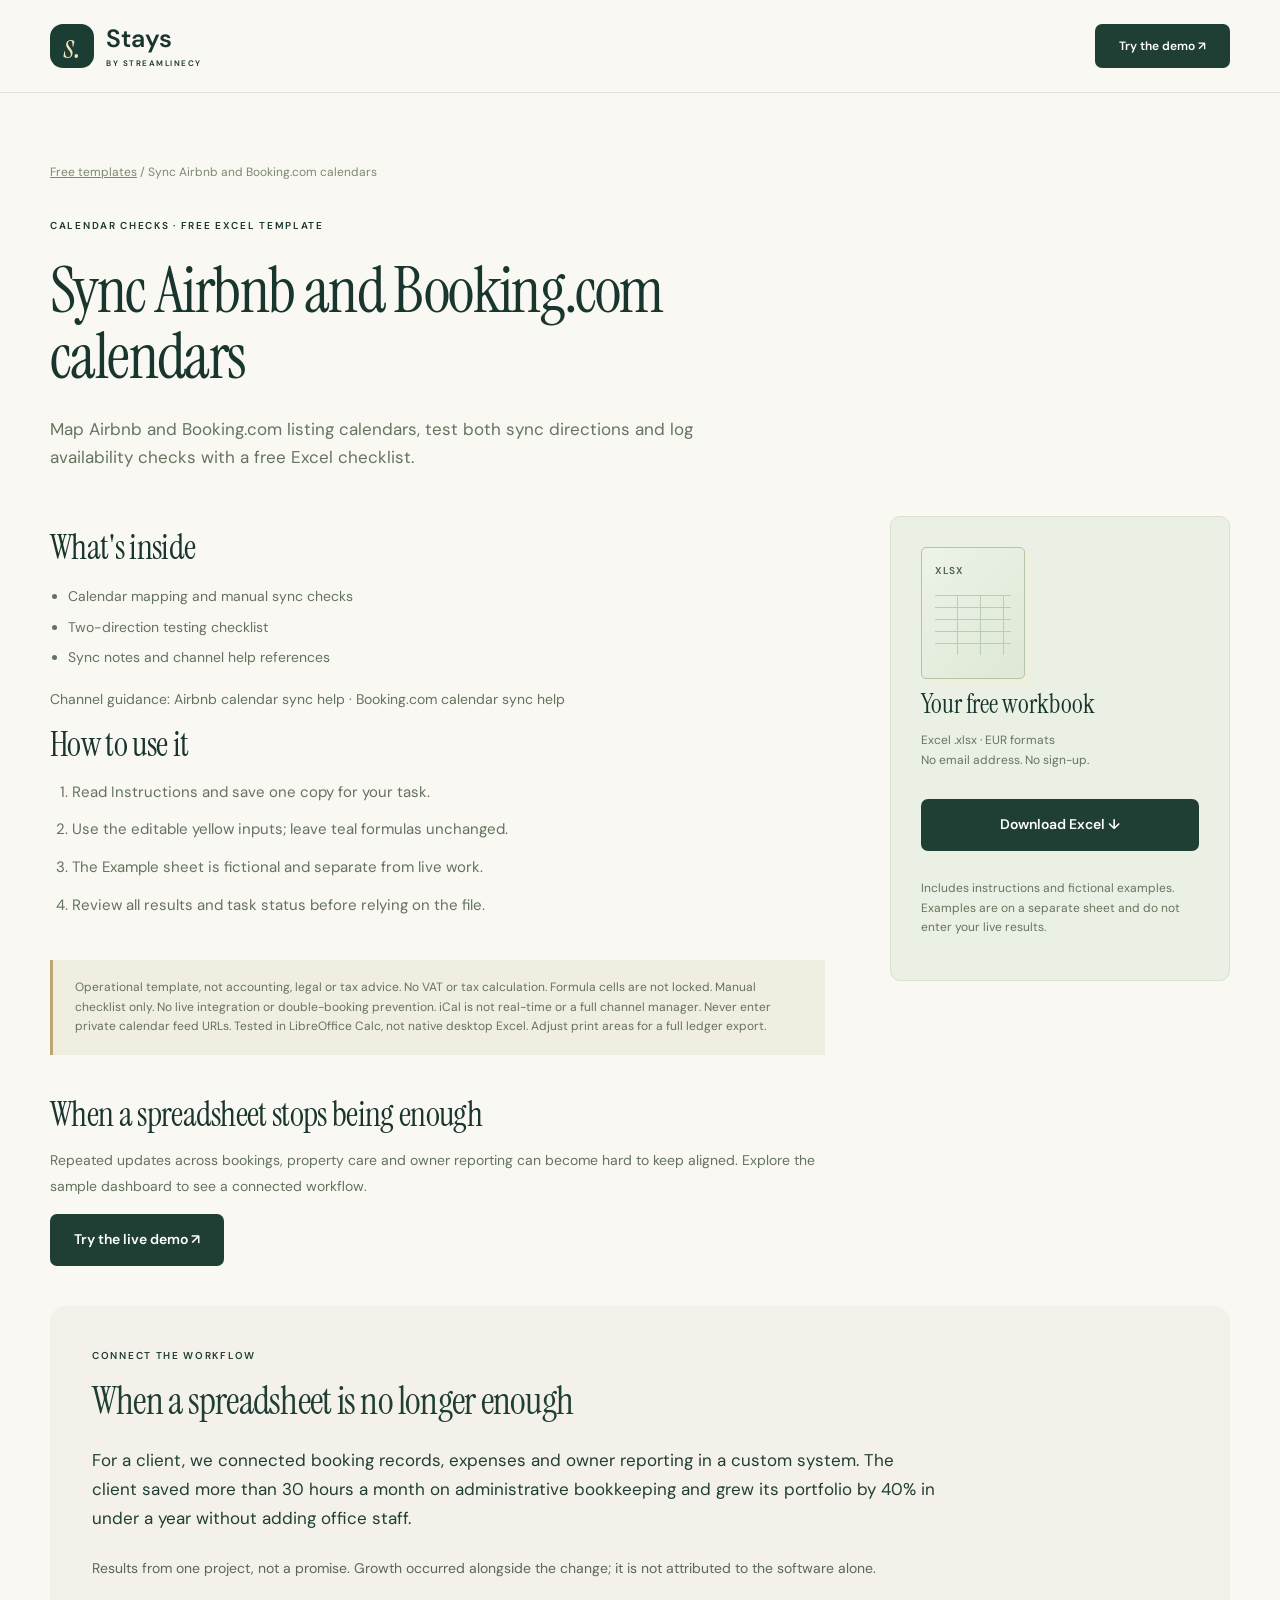
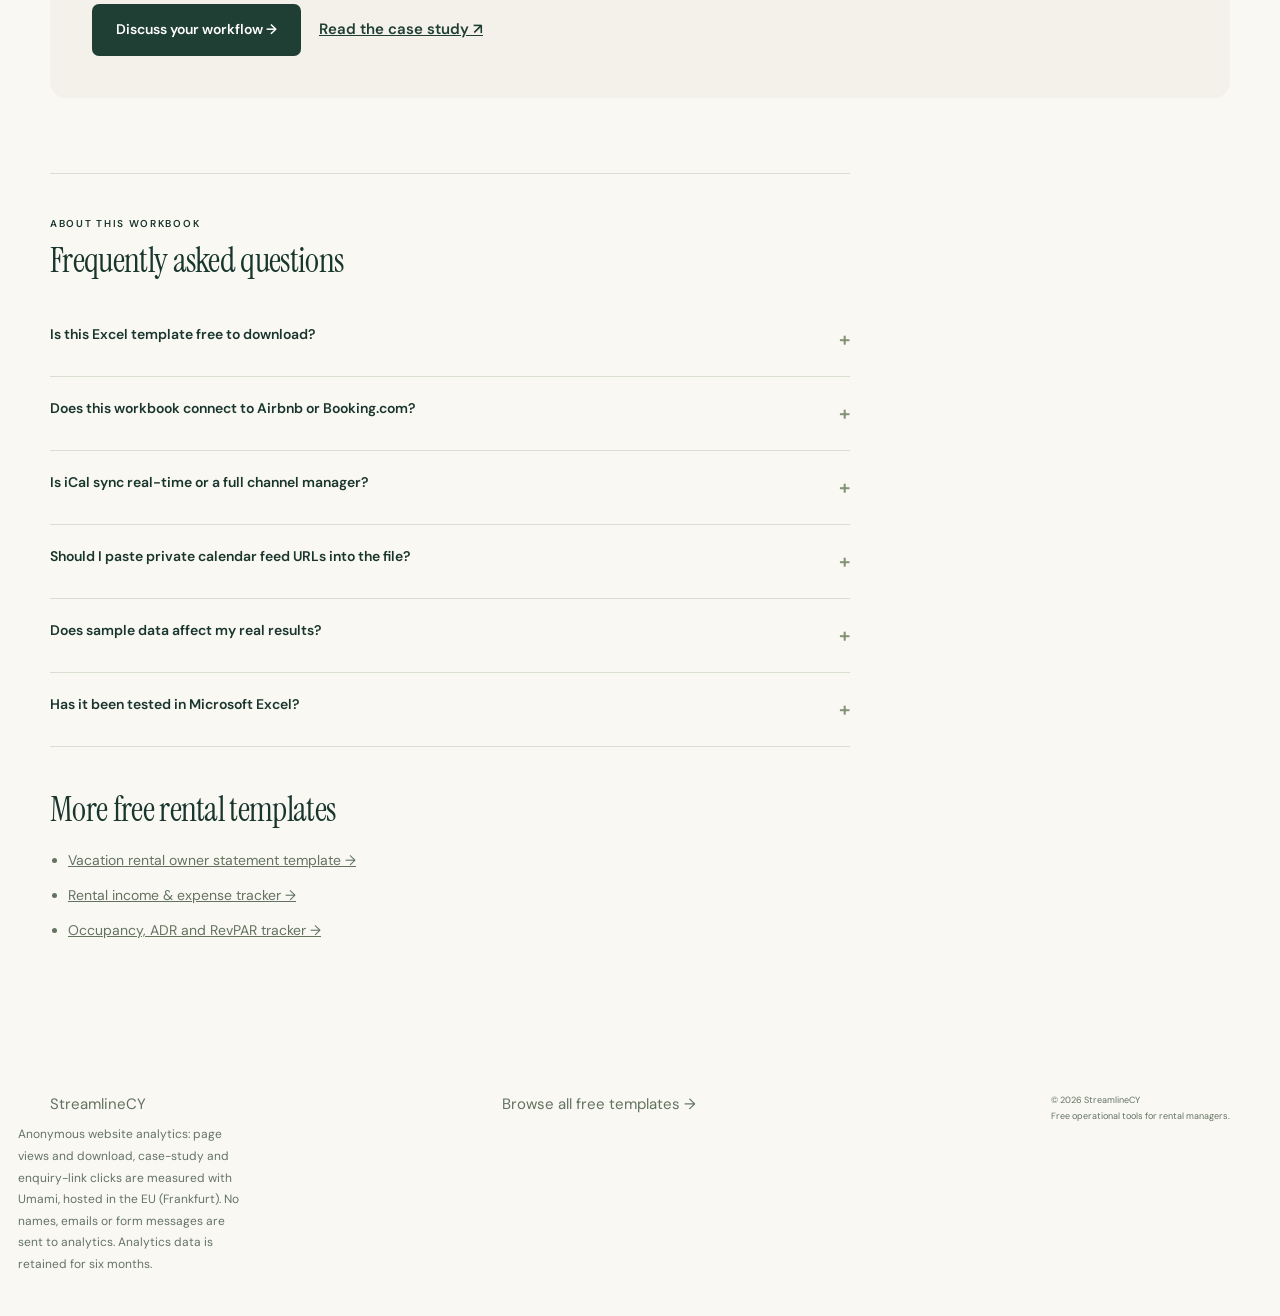
<file: templates/calendar-channel-sync-checklist/index.html>
<!doctype html><html lang="en"><head><meta charset="utf-8"><meta name="viewport" content="width=device-width,initial-scale=1"><title>Sync Airbnb and Booking.com Calendars (Free Checklist) | Stays</title><meta name="description" content="Free checklist to sync Airbnb and Booking.com calendars: map listing calendars, test both sync directions and log availability checks. Excel download, no sign-up."><link rel="canonical" href="https://stays.streamlinecy.com/templates/calendar-channel-sync-checklist/"><meta property="og:title" content="How to sync Airbnb and Booking.com calendars"><meta property="og:description" content="Map listing calendars, test both sync directions and log availability checks with a free Excel checklist."><meta property="og:type" content="website"><meta property="og:url" content="https://stays.streamlinecy.com/templates/calendar-channel-sync-checklist/"><meta property="og:image" content="https://stays.streamlinecy.com/images/dashboard-preview.png"><meta name="twitter:card" content="summary_large_image"><link rel="preconnect" href="https://fonts.googleapis.com"><link rel="preconnect" href="https://fonts.gstatic.com" crossorigin><link href="https://fonts.googleapis.com/css2?family=DM+Sans:wght@400;500;600;700&family=Instrument+Serif:ital@0;1&display=swap" rel="stylesheet"><link rel="stylesheet" href="../../styles.css?v=5"><link rel="stylesheet" href="../../marketing.css?v=11"><script type="application/ld+json">{"@context": "https://schema.org", "@type": "WebPage", "name": "How to sync Airbnb and Booking.com calendars (free checklist)", "url": "https://stays.streamlinecy.com/templates/calendar-channel-sync-checklist/", "description": "Map listing calendars, test both sync directions and log availability checks.", "publisher": {"@type": "Organization", "name": "StreamlineCY", "url": "https://streamlinecy.com"}, "mainEntity": {"@type": "DigitalDocument", "name": "Airbnb and Booking.com calendar sync checklist", "encodingFormat": "application/vnd.openxmlformats-officedocument.spreadsheetml.sheet", "url": "https://stays.streamlinecy.com/downloads/calendar-channel-sync-checklist.xlsx"}}</script><script type="application/ld+json">{"@context": "https://schema.org", "@type": "FAQPage", "mainEntity": [{"@type": "Question", "name": "Is this Excel template free to download?", "acceptedAnswer": {"@type": "Answer", "text": "Yes. Download the .xlsx workbook directly without entering an email address or creating an account. It includes instructions and fictional examples."}}, {"@type": "Question", "name": "Does this workbook connect to Airbnb or Booking.com?", "acceptedAnswer": {"@type": "Answer", "text": "No. It is a manual checklist for calendar mapping, testing both directions and logging availability checks. It does not connect to channels or prevent double bookings."}}, {"@type": "Question", "name": "Is iCal sync real-time or a full channel manager?", "acceptedAnswer": {"@type": "Answer", "text": "No. The checklist explains those limits and links to Airbnb and Booking.com guidance. Verify availability in each channel using your normal operating procedures."}}, {"@type": "Question", "name": "Should I paste private calendar feed URLs into the file?", "acceptedAnswer": {"@type": "Answer", "text": "No. Keep private calendar URLs and credentials out of the workbook. Use references to a secure system instead."}}, {"@type": "Question", "name": "Does sample data affect my real results?", "acceptedAnswer": {"@type": "Answer", "text": "Examples are on a separate sheet and do not enter your live results."}}, {"@type": "Question", "name": "Has it been tested in Microsoft Excel?", "acceptedAnswer": {"@type": "Answer", "text": "It is supplied as an Excel .xlsx file and was recalculated and tested in LibreOffice Calc, not native desktop Microsoft Excel. Check it in your spreadsheet app before relying on the results. Formula cells are not locked."}}]}</script><link rel="icon" href="/favicon.svg" type="image/svg+xml"><link rel="icon" href="/favicon.ico" sizes="any"><link rel="icon" href="/favicon-32.png" type="image/png" sizes="32x32"><link rel="apple-touch-icon" href="/apple-touch-icon.png"><link rel="manifest" href="/site.webmanifest"><meta name="theme-color" content="#203f34"></head><body class="software"><nav class="s-nav"><div class="s-wrap nav-inner"><a class="s-brand" href="../../"><span class="brand-mark">s.</span><span>Stays<small>BY STREAMLINECY</small></span></a><a class="s-btn small" href="../../#dashboard">Try the demo ↗</a></div></nav><main class="s-wrap resource-page"><div class="breadcrumb"><a href="../../#resources">Free templates</a> / Sync Airbnb and Booking.com calendars</div><span class="eyebrow" style="margin-top:35px">CALENDAR CHECKS · FREE EXCEL TEMPLATE</span><h1>Sync Airbnb and Booking.com calendars</h1><p class="lead">Map Airbnb and Booking.com listing calendars, test both sync directions and log availability checks with a free Excel checklist.</p><div class="resource-layout"><div><h2>What's inside</h2><ul><li>Calendar mapping and manual sync checks</li><li>Two-direction testing checklist</li><li>Sync notes and channel help references</li></ul><p>Channel guidance: <a href="https://www.airbnb.com/help/article/99">Airbnb calendar sync help</a> · <a href="https://partner.booking.com/en-gb/help/rates-availability/extranet-calendar/how-synchronise-your-calendars-across-channels">Booking.com calendar sync help</a></p><h2>How to use it</h2><ol><li>Read Instructions and save one copy for your task.</li><li>Use the editable yellow inputs; leave teal formulas unchanged.</li><li>The Example sheet is fictional and separate from live work.</li><li>Review all results and task status before relying on the file.</li></ol><div class="resource-caution">Operational template, not accounting, legal or tax advice. No VAT or tax calculation. Formula cells are not locked. Manual checklist only. No live integration or double-booking prevention. iCal is not real-time or a full channel manager. Never enter private calendar feed URLs. Tested in LibreOffice Calc, not native desktop Excel. Adjust print areas for a full ledger export.</div><h2 style="margin-top:42px">When a spreadsheet stops being enough</h2><p>Repeated updates across bookings, property care and owner reporting can become hard to keep aligned. Explore the sample dashboard to see a connected workflow.</p><a class="s-btn" href="../../#dashboard">Try the live demo ↗</a></div><aside class="download-panel"><div class="sheet-icon" aria-hidden="true"></div><h3>Your free workbook</h3><p>Excel .xlsx · EUR formats<br>No email address. No sign-up.</p><a class="s-btn" href="../../downloads/calendar-channel-sync-checklist.xlsx" download>Download Excel ↓</a><p>Includes instructions and fictional examples. Examples are on a separate sheet and do not enter your live results.</p></aside></div><section class="case-proof template-case"><span class="eyebrow">CONNECT THE WORKFLOW</span><h2>When a spreadsheet is no longer enough</h2><p class="case-body">For a client, we connected booking records, expenses and owner reporting in a custom system. The client saved more than 30 hours a month on administrative bookkeeping and grew its portfolio by 40% in under a year without adding office staff.</p><p class="case-note">Results from one project, not a promise. Growth occurred alongside the change; it is not attributed to the software alone.</p><div class="case-actions"><a class="s-btn" href="../../#enquiry">Discuss your workflow →</a><a class="article-link" href="https://streamlinecy.com/blog/nicosia-property-management-crm-owner-portal-case-study">Read the case study ↗</a></div></section><section class="template-faq" aria-label="Template questions"><span class="eyebrow">ABOUT THIS WORKBOOK</span><h2>Frequently asked questions</h2><details><summary>Is this Excel template free to download?<span aria-hidden="true">+</span></summary><p>Yes. Download the .xlsx workbook directly without entering an email address or creating an account. It includes instructions and fictional examples.</p></details><details><summary>Does this workbook connect to Airbnb or Booking.com?<span aria-hidden="true">+</span></summary><p>No. It is a manual checklist for calendar mapping, testing both directions and logging availability checks. It does not connect to channels or prevent double bookings.</p></details><details><summary>Is iCal sync real-time or a full channel manager?<span aria-hidden="true">+</span></summary><p>No. The checklist explains those limits and links to Airbnb and Booking.com guidance. Verify availability in each channel using your normal operating procedures.</p></details><details><summary>Should I paste private calendar feed URLs into the file?<span aria-hidden="true">+</span></summary><p>No. Keep private calendar URLs and credentials out of the workbook. Use references to a secure system instead.</p></details><details><summary>Does sample data affect my real results?<span aria-hidden="true">+</span></summary><p>Examples are on a separate sheet and do not enter your live results.</p></details><details><summary>Has it been tested in Microsoft Excel?<span aria-hidden="true">+</span></summary><p>It is supplied as an Excel .xlsx file and was recalculated and tested in LibreOffice Calc, not native desktop Microsoft Excel. Check it in your spreadsheet app before relying on the results. Formula cells are not locked.</p></details></section><section class="related-templates"><h2>More free rental templates</h2><ul><li><a href="../owner-statement/">Vacation rental owner statement template →</a></li><li><a href="../rental-income-expense-tracker/">Rental income &amp; expense tracker →</a></li><li><a href="../occupancy-adr-revpar/">Occupancy, ADR and RevPAR tracker →</a></li></ul></section></main><footer class="s-footer"><div class="s-wrap"><a href="https://streamlinecy.com">StreamlineCY</a><a href="../../#resources">Browse all free templates →</a><p>© 2026 StreamlineCY<br>Free operational tools for rental managers.</p></div><p class="analytics-notice">Anonymous website analytics: page views and download, case-study and enquiry-link clicks are measured with Umami, hosted in the EU (Frankfurt). No names, emails or form messages are sent to analytics. Analytics data is retained for six months.</p></footer><script defer src="../../analytics.js?v=2"></script><script defer src="https://cloud.umami.is/script.js" data-website-id="5cbe8f70-e239-45df-879b-1a55b683f248" data-domains="stays.streamlinecy.com" data-exclude-search="true" data-exclude-hash="true" data-do-not-track="true" data-before-send="staysAnalyticsBeforeSend"></script></body></html>
</file>
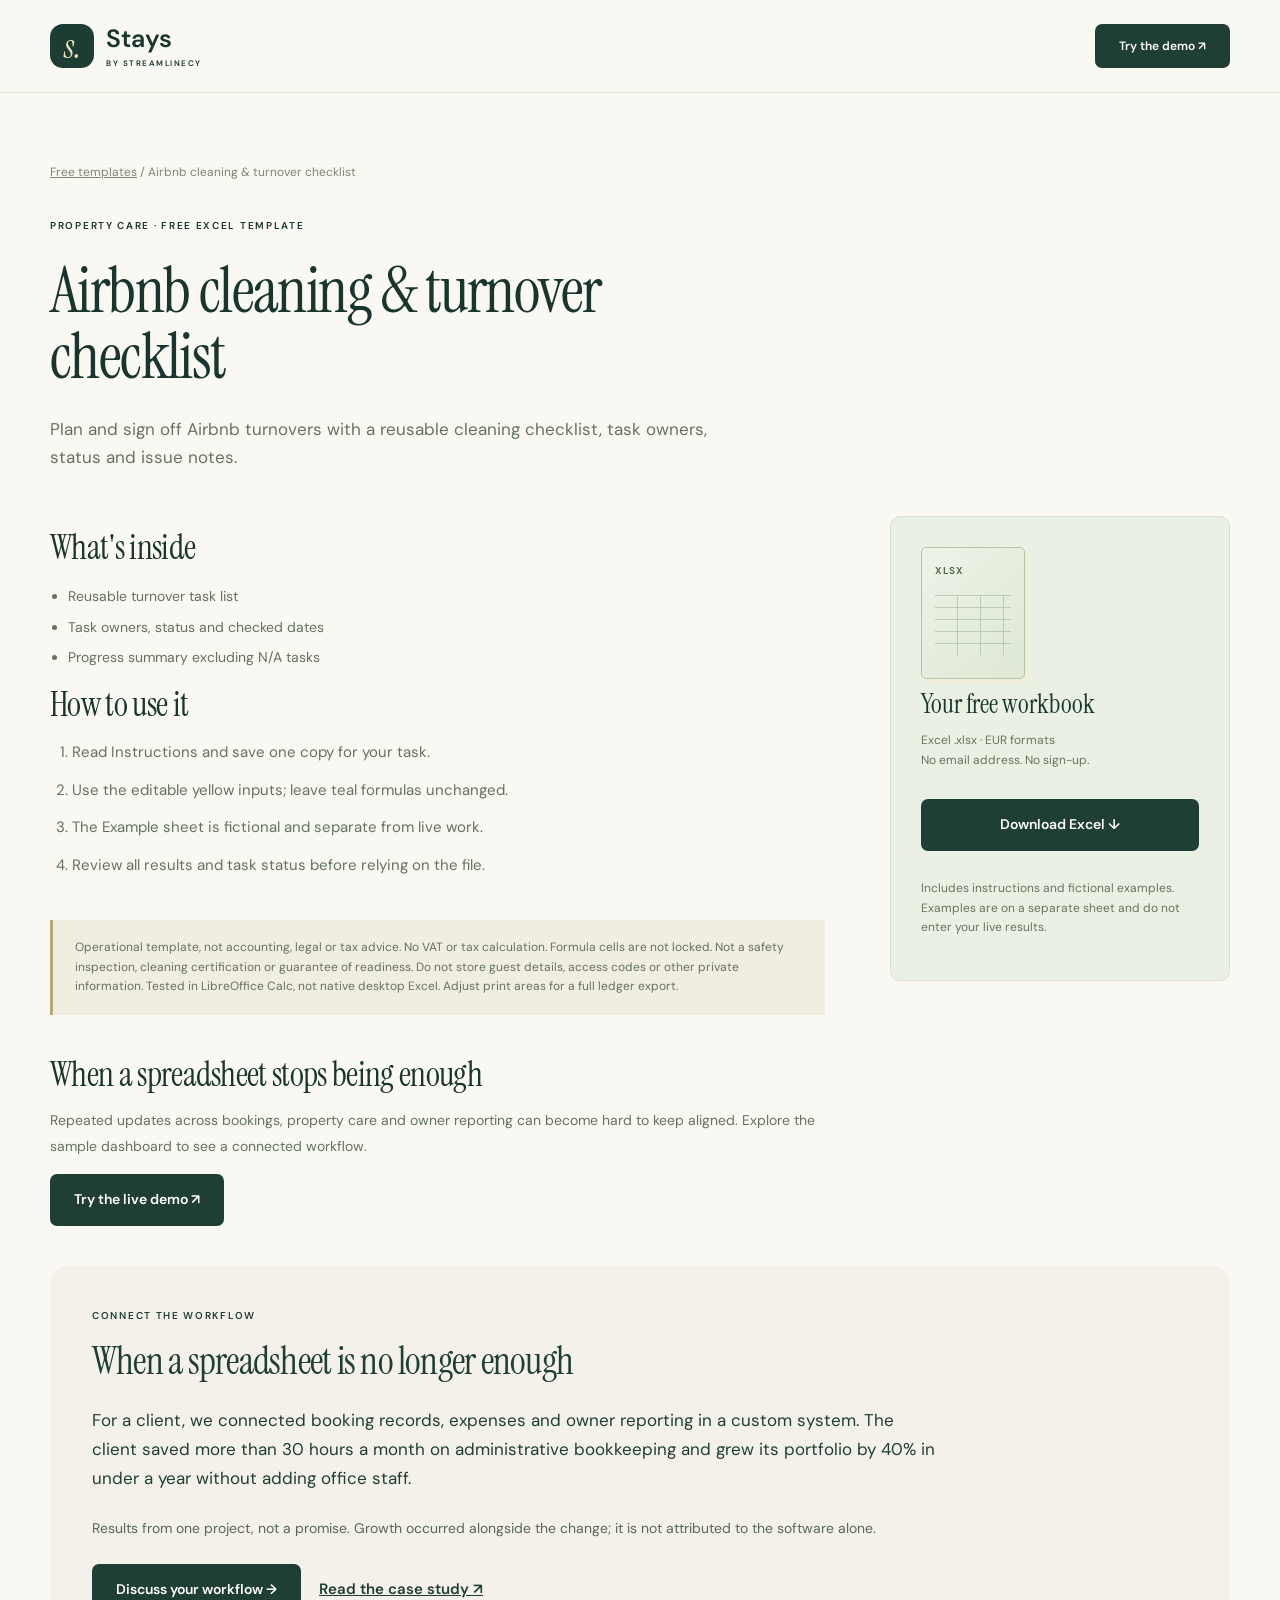
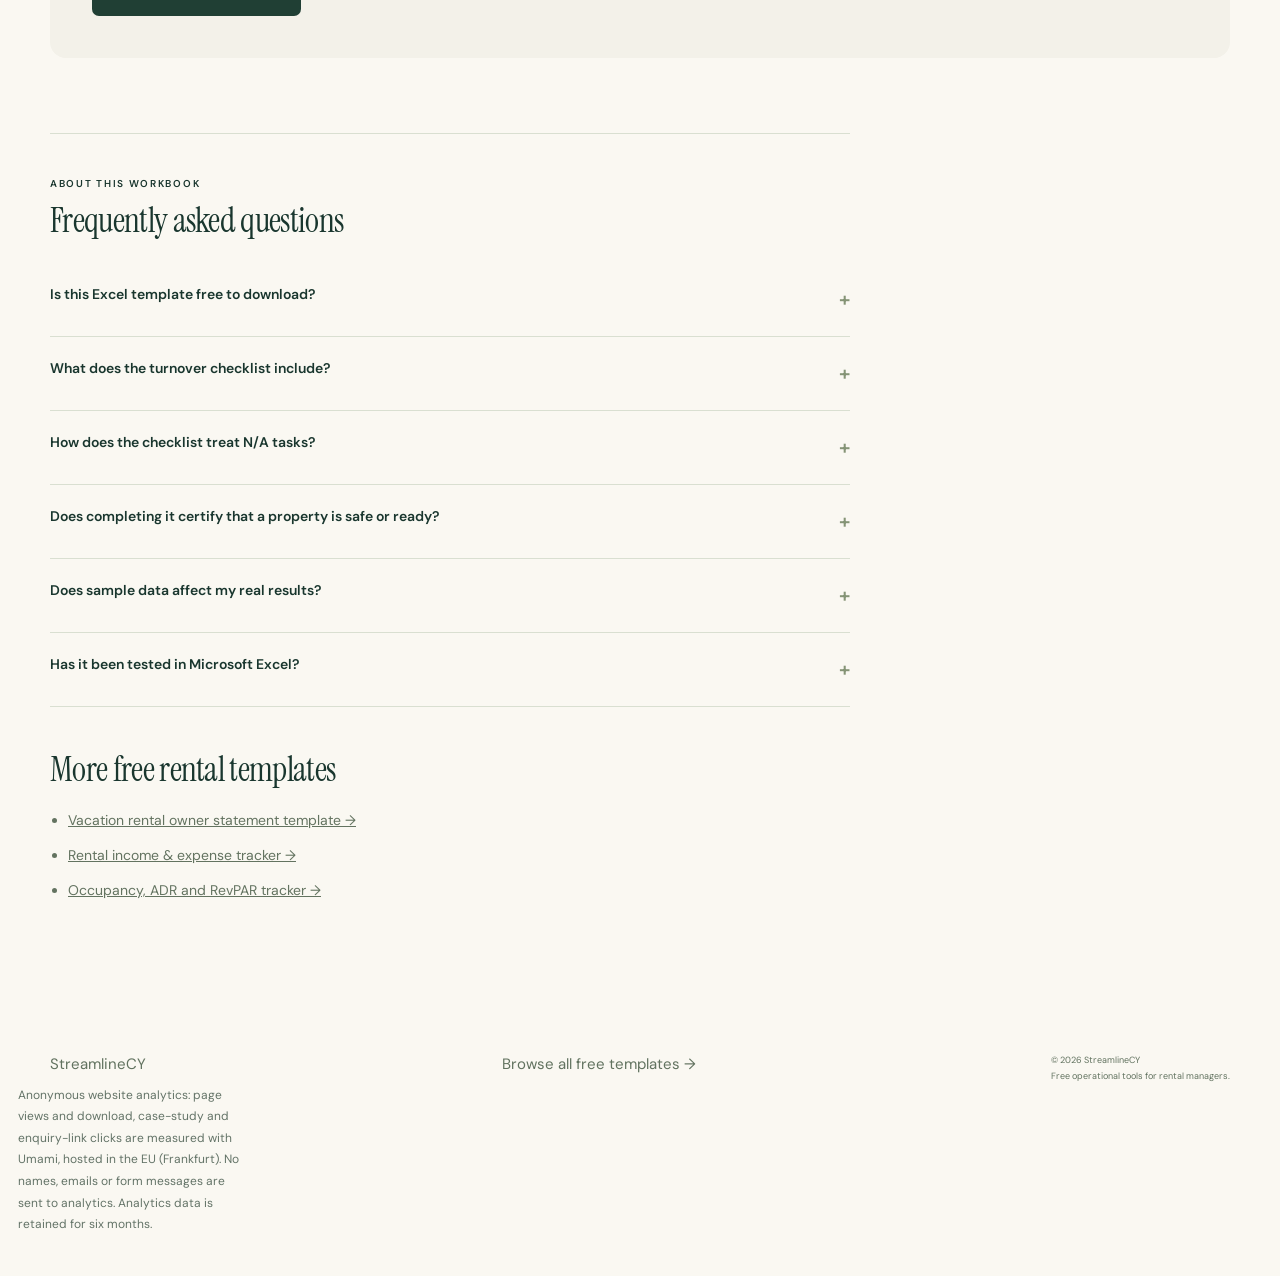
<file: templates/cleaning-turnover-checklist/index.html>
<!doctype html><html lang="en"><head><meta charset="utf-8"><meta name="viewport" content="width=device-width,initial-scale=1"><title>Airbnb Cleaning &amp; Turnover Checklist (Free Excel) | Stays</title><meta name="description" content="Free Airbnb cleaning and turnover checklist for rental properties: task owners, status and issue notes between guests. Excel download, no sign-up."><link rel="canonical" href="https://stays.streamlinecy.com/templates/cleaning-turnover-checklist/"><meta property="og:title" content="Airbnb cleaning &amp; turnover checklist (free Excel)"><meta property="og:description" content="Plan and sign off turnovers with a reusable cleaning checklist, task owners, status and issue notes."><meta property="og:type" content="website"><meta property="og:url" content="https://stays.streamlinecy.com/templates/cleaning-turnover-checklist/"><meta property="og:image" content="https://stays.streamlinecy.com/images/dashboard-preview.png"><meta name="twitter:card" content="summary_large_image"><link rel="preconnect" href="https://fonts.googleapis.com"><link rel="preconnect" href="https://fonts.gstatic.com" crossorigin><link href="https://fonts.googleapis.com/css2?family=DM+Sans:wght@400;500;600;700&family=Instrument+Serif:ital@0;1&display=swap" rel="stylesheet"><link rel="stylesheet" href="../../styles.css?v=5"><link rel="stylesheet" href="../../marketing.css?v=11"><script type="application/ld+json">{"@context": "https://schema.org", "@type": "WebPage", "name": "Airbnb cleaning & turnover checklist for rental managers", "url": "https://stays.streamlinecy.com/templates/cleaning-turnover-checklist/", "description": "Plan and sign off turnovers with a reusable cleaning checklist, task owners, status and issue notes.", "publisher": {"@type": "Organization", "name": "StreamlineCY", "url": "https://streamlinecy.com"}, "mainEntity": {"@type": "DigitalDocument", "name": "Airbnb cleaning & turnover checklist", "encodingFormat": "application/vnd.openxmlformats-officedocument.spreadsheetml.sheet", "url": "https://stays.streamlinecy.com/downloads/cleaning-turnover-checklist.xlsx"}}</script><script type="application/ld+json">{"@context": "https://schema.org", "@type": "FAQPage", "mainEntity": [{"@type": "Question", "name": "Is this Excel template free to download?", "acceptedAnswer": {"@type": "Answer", "text": "Yes. Download the .xlsx workbook directly without entering an email address or creating an account. It includes instructions and fictional examples."}}, {"@type": "Question", "name": "What does the turnover checklist include?", "acceptedAnswer": {"@type": "Answer", "text": "A reusable task list with assigned owners, status, checked dates and short issue references. Completion is calculated from the live Checklist sheet, not the Example sheet."}}, {"@type": "Question", "name": "How does the checklist treat N/A tasks?", "acceptedAnswer": {"@type": "Answer", "text": "N/A tasks are excluded from the completion percentage. Blank statuses count as unfinished. Blank task rows are ignored."}}, {"@type": "Question", "name": "Does completing it certify that a property is safe or ready?", "acceptedAnswer": {"@type": "Answer", "text": "No. It is not a safety inspection, cleaning certification or guarantee of readiness. Adapt it to the property and your professional procedures."}}, {"@type": "Question", "name": "Does sample data affect my real results?", "acceptedAnswer": {"@type": "Answer", "text": "Examples are on a separate sheet and do not enter your live results."}}, {"@type": "Question", "name": "Has it been tested in Microsoft Excel?", "acceptedAnswer": {"@type": "Answer", "text": "It is supplied as an Excel .xlsx file and was recalculated and tested in LibreOffice Calc, not native desktop Microsoft Excel. Check it in your spreadsheet app before relying on the results. Formula cells are not locked."}}]}</script><link rel="icon" href="/favicon.svg" type="image/svg+xml"><link rel="icon" href="/favicon.ico" sizes="any"><link rel="icon" href="/favicon-32.png" type="image/png" sizes="32x32"><link rel="apple-touch-icon" href="/apple-touch-icon.png"><link rel="manifest" href="/site.webmanifest"><meta name="theme-color" content="#203f34"></head><body class="software"><nav class="s-nav"><div class="s-wrap nav-inner"><a class="s-brand" href="../../"><span class="brand-mark">s.</span><span>Stays<small>BY STREAMLINECY</small></span></a><a class="s-btn small" href="../../#dashboard">Try the demo ↗</a></div></nav><main class="s-wrap resource-page"><div class="breadcrumb"><a href="../../#resources">Free templates</a> / Airbnb cleaning & turnover checklist</div><span class="eyebrow" style="margin-top:35px">PROPERTY CARE · FREE EXCEL TEMPLATE</span><h1>Airbnb cleaning & turnover checklist</h1><p class="lead">Plan and sign off Airbnb turnovers with a reusable cleaning checklist, task owners, status and issue notes.</p><div class="resource-layout"><div><h2>What's inside</h2><ul><li>Reusable turnover task list</li><li>Task owners, status and checked dates</li><li>Progress summary excluding N/A tasks</li></ul><h2>How to use it</h2><ol><li>Read Instructions and save one copy for your task.</li><li>Use the editable yellow inputs; leave teal formulas unchanged.</li><li>The Example sheet is fictional and separate from live work.</li><li>Review all results and task status before relying on the file.</li></ol><div class="resource-caution">Operational template, not accounting, legal or tax advice. No VAT or tax calculation. Formula cells are not locked. Not a safety inspection, cleaning certification or guarantee of readiness. Do not store guest details, access codes or other private information. Tested in LibreOffice Calc, not native desktop Excel. Adjust print areas for a full ledger export.</div><h2 style="margin-top:42px">When a spreadsheet stops being enough</h2><p>Repeated updates across bookings, property care and owner reporting can become hard to keep aligned. Explore the sample dashboard to see a connected workflow.</p><a class="s-btn" href="../../#dashboard">Try the live demo ↗</a></div><aside class="download-panel"><div class="sheet-icon" aria-hidden="true"></div><h3>Your free workbook</h3><p>Excel .xlsx · EUR formats<br>No email address. No sign-up.</p><a class="s-btn" href="../../downloads/cleaning-turnover-checklist.xlsx" download>Download Excel ↓</a><p>Includes instructions and fictional examples. Examples are on a separate sheet and do not enter your live results.</p></aside></div><section class="case-proof template-case"><span class="eyebrow">CONNECT THE WORKFLOW</span><h2>When a spreadsheet is no longer enough</h2><p class="case-body">For a client, we connected booking records, expenses and owner reporting in a custom system. The client saved more than 30 hours a month on administrative bookkeeping and grew its portfolio by 40% in under a year without adding office staff.</p><p class="case-note">Results from one project, not a promise. Growth occurred alongside the change; it is not attributed to the software alone.</p><div class="case-actions"><a class="s-btn" href="../../#enquiry">Discuss your workflow →</a><a class="article-link" href="https://streamlinecy.com/blog/nicosia-property-management-crm-owner-portal-case-study">Read the case study ↗</a></div></section><section class="template-faq" aria-label="Template questions"><span class="eyebrow">ABOUT THIS WORKBOOK</span><h2>Frequently asked questions</h2><details><summary>Is this Excel template free to download?<span aria-hidden="true">+</span></summary><p>Yes. Download the .xlsx workbook directly without entering an email address or creating an account. It includes instructions and fictional examples.</p></details><details><summary>What does the turnover checklist include?<span aria-hidden="true">+</span></summary><p>A reusable task list with assigned owners, status, checked dates and short issue references. Completion is calculated from the live Checklist sheet, not the Example sheet.</p></details><details><summary>How does the checklist treat N/A tasks?<span aria-hidden="true">+</span></summary><p>N/A tasks are excluded from the completion percentage. Blank statuses count as unfinished. Blank task rows are ignored.</p></details><details><summary>Does completing it certify that a property is safe or ready?<span aria-hidden="true">+</span></summary><p>No. It is not a safety inspection, cleaning certification or guarantee of readiness. Adapt it to the property and your professional procedures.</p></details><details><summary>Does sample data affect my real results?<span aria-hidden="true">+</span></summary><p>Examples are on a separate sheet and do not enter your live results.</p></details><details><summary>Has it been tested in Microsoft Excel?<span aria-hidden="true">+</span></summary><p>It is supplied as an Excel .xlsx file and was recalculated and tested in LibreOffice Calc, not native desktop Microsoft Excel. Check it in your spreadsheet app before relying on the results. Formula cells are not locked.</p></details></section><section class="related-templates"><h2>More free rental templates</h2><ul><li><a href="../owner-statement/">Vacation rental owner statement template →</a></li><li><a href="../rental-income-expense-tracker/">Rental income &amp; expense tracker →</a></li><li><a href="../occupancy-adr-revpar/">Occupancy, ADR and RevPAR tracker →</a></li></ul></section></main><footer class="s-footer"><div class="s-wrap"><a href="https://streamlinecy.com">StreamlineCY</a><a href="../../#resources">Browse all free templates →</a><p>© 2026 StreamlineCY<br>Free operational tools for rental managers.</p></div><p class="analytics-notice">Anonymous website analytics: page views and download, case-study and enquiry-link clicks are measured with Umami, hosted in the EU (Frankfurt). No names, emails or form messages are sent to analytics. Analytics data is retained for six months.</p></footer><script defer src="../../analytics.js?v=2"></script><script defer src="https://cloud.umami.is/script.js" data-website-id="5cbe8f70-e239-45df-879b-1a55b683f248" data-domains="stays.streamlinecy.com" data-exclude-search="true" data-exclude-hash="true" data-do-not-track="true" data-before-send="staysAnalyticsBeforeSend"></script></body></html>
</file>
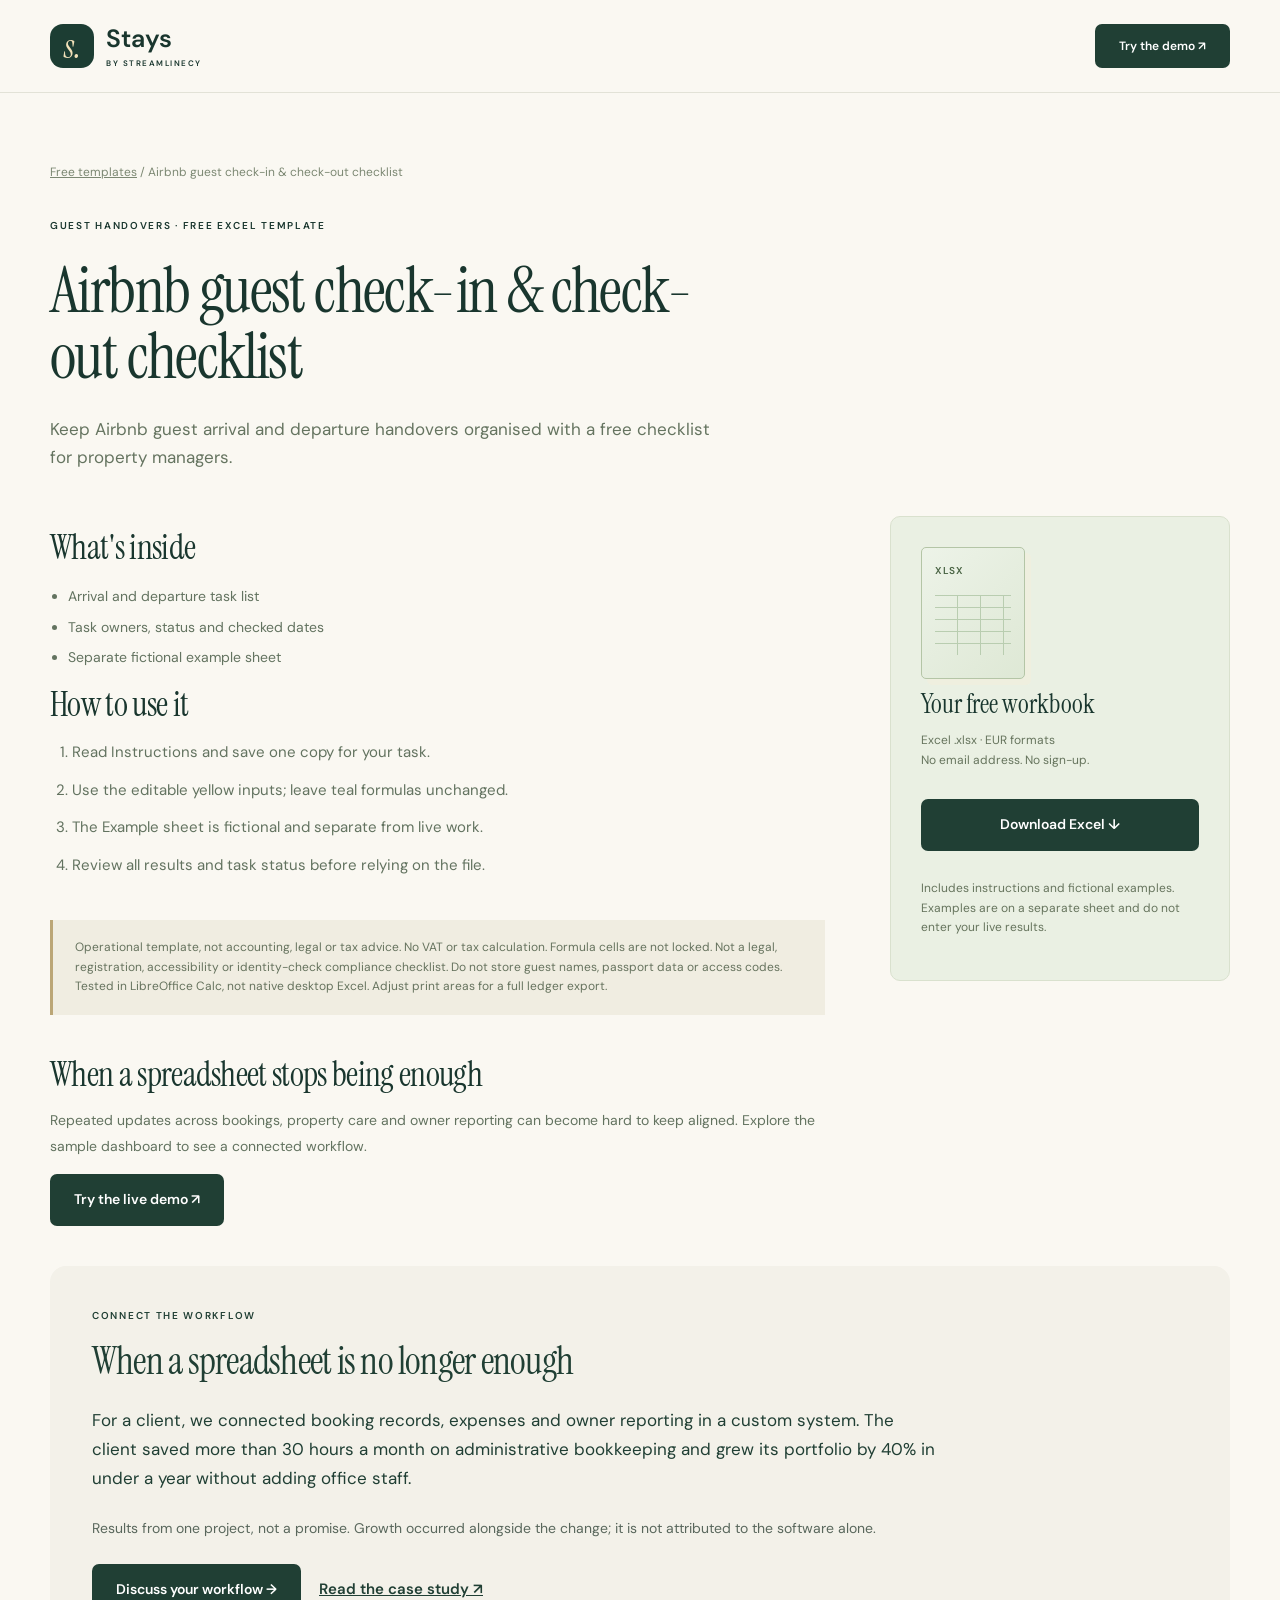
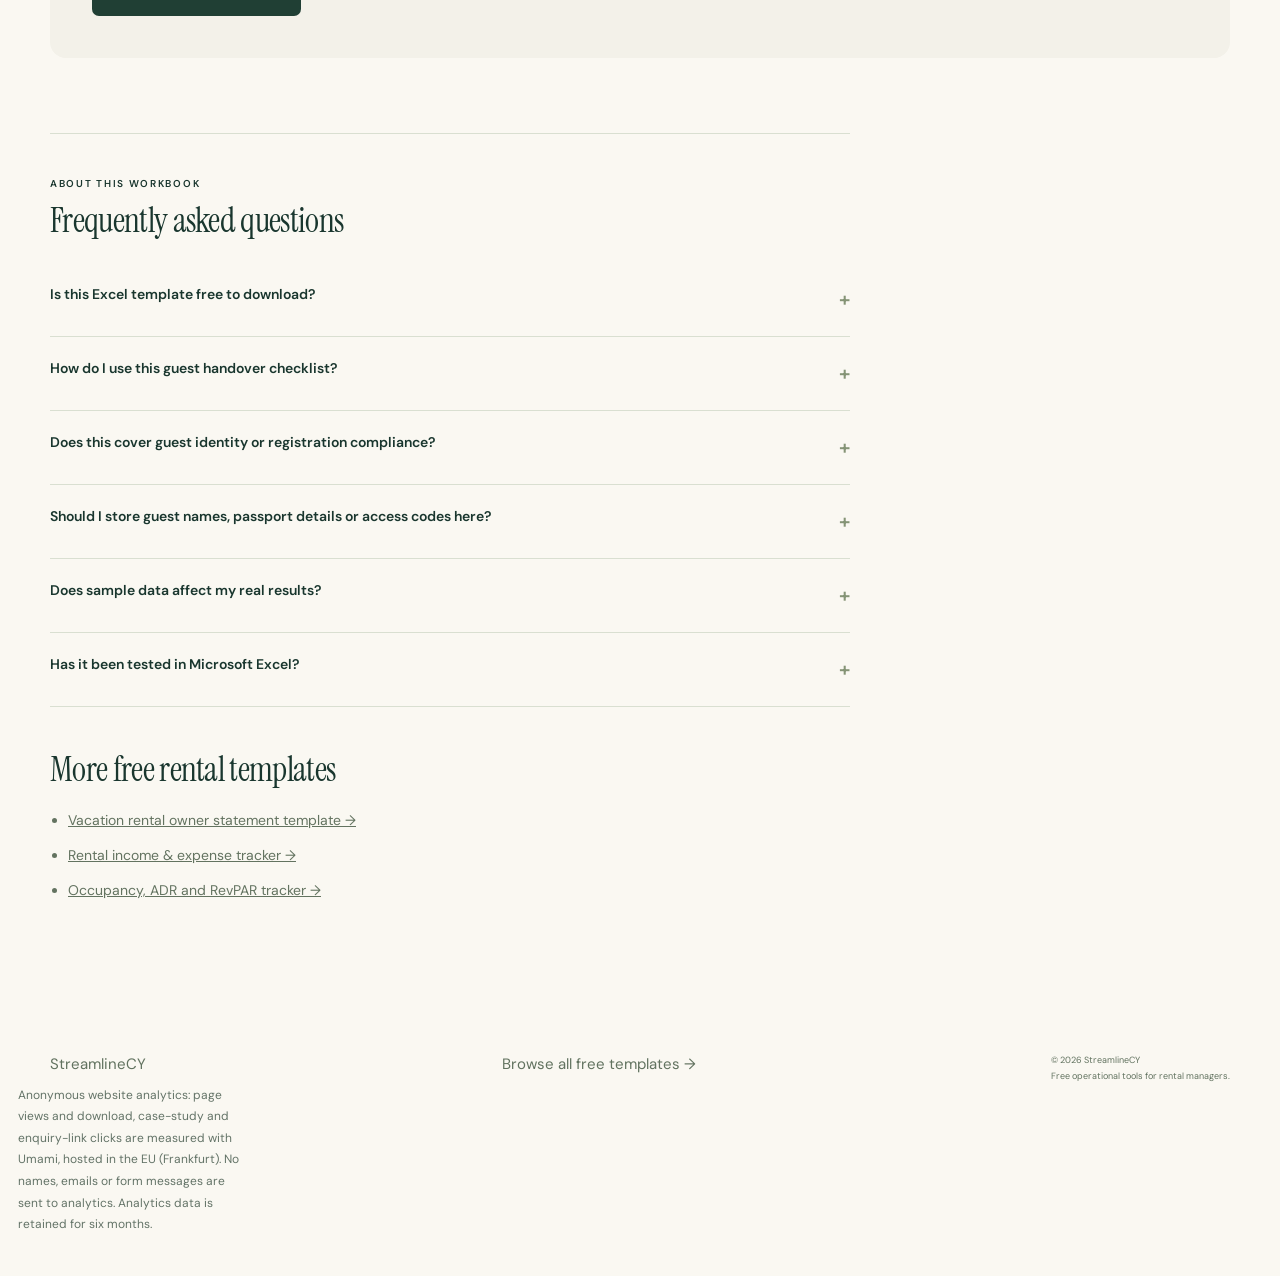
<file: templates/guest-check-in-check-out-checklist/index.html>
<!doctype html><html lang="en"><head><meta charset="utf-8"><meta name="viewport" content="width=device-width,initial-scale=1"><title>Airbnb Guest Check-in &amp; Check-out Checklist (Free) | Stays</title><meta name="description" content="Free Airbnb guest check-in and check-out checklist for rental managers: organised arrival and departure handovers. Excel download, no sign-up."><link rel="canonical" href="https://stays.streamlinecy.com/templates/guest-check-in-check-out-checklist/"><meta property="og:title" content="Airbnb guest check-in &amp; check-out checklist (free)"><meta property="og:description" content="Keep guest arrival and departure handovers organised with a free rental checklist."><meta property="og:type" content="website"><meta property="og:url" content="https://stays.streamlinecy.com/templates/guest-check-in-check-out-checklist/"><meta property="og:image" content="https://stays.streamlinecy.com/images/dashboard-preview.png"><meta name="twitter:card" content="summary_large_image"><link rel="preconnect" href="https://fonts.googleapis.com"><link rel="preconnect" href="https://fonts.gstatic.com" crossorigin><link href="https://fonts.googleapis.com/css2?family=DM+Sans:wght@400;500;600;700&family=Instrument+Serif:ital@0;1&display=swap" rel="stylesheet"><link rel="stylesheet" href="../../styles.css?v=5"><link rel="stylesheet" href="../../marketing.css?v=11"><script type="application/ld+json">{"@context": "https://schema.org", "@type": "WebPage", "name": "Airbnb guest check-in & check-out checklist for rental managers", "url": "https://stays.streamlinecy.com/templates/guest-check-in-check-out-checklist/", "description": "Keep guest arrival and departure handovers organised with a free rental checklist.", "publisher": {"@type": "Organization", "name": "StreamlineCY", "url": "https://streamlinecy.com"}, "mainEntity": {"@type": "DigitalDocument", "name": "Airbnb guest check-in & check-out checklist", "encodingFormat": "application/vnd.openxmlformats-officedocument.spreadsheetml.sheet", "url": "https://stays.streamlinecy.com/downloads/guest-check-in-check-out-checklist.xlsx"}}</script><script type="application/ld+json">{"@context": "https://schema.org", "@type": "FAQPage", "mainEntity": [{"@type": "Question", "name": "Is this Excel template free to download?", "acceptedAnswer": {"@type": "Answer", "text": "Yes. Download the .xlsx workbook directly without entering an email address or creating an account. It includes instructions and fictional examples."}}, {"@type": "Question", "name": "How do I use this guest handover checklist?", "acceptedAnswer": {"@type": "Answer", "text": "Save one copy per guest stay, complete the property code, reference and planned date, then assign arrival and departure tasks and record status and checked dates."}}, {"@type": "Question", "name": "Does this cover guest identity or registration compliance?", "acceptedAnswer": {"@type": "Answer", "text": "No. It is an operational handover checklist, not a legal, registration, accessibility or identity-check compliance form. Confirm applicable requirements separately."}}, {"@type": "Question", "name": "Should I store guest names, passport details or access codes here?", "acceptedAnswer": {"@type": "Answer", "text": "No. Use references to your secure system. Do not store guest names, passport data, access codes or passwords in the workbook."}}, {"@type": "Question", "name": "Does sample data affect my real results?", "acceptedAnswer": {"@type": "Answer", "text": "Examples are on a separate sheet and do not enter your live results."}}, {"@type": "Question", "name": "Has it been tested in Microsoft Excel?", "acceptedAnswer": {"@type": "Answer", "text": "It is supplied as an Excel .xlsx file and was recalculated and tested in LibreOffice Calc, not native desktop Microsoft Excel. Check it in your spreadsheet app before relying on the results. Formula cells are not locked."}}]}</script><link rel="icon" href="/favicon.svg" type="image/svg+xml"><link rel="icon" href="/favicon.ico" sizes="any"><link rel="icon" href="/favicon-32.png" type="image/png" sizes="32x32"><link rel="apple-touch-icon" href="/apple-touch-icon.png"><link rel="manifest" href="/site.webmanifest"><meta name="theme-color" content="#203f34"></head><body class="software"><nav class="s-nav"><div class="s-wrap nav-inner"><a class="s-brand" href="../../"><span class="brand-mark">s.</span><span>Stays<small>BY STREAMLINECY</small></span></a><a class="s-btn small" href="../../#dashboard">Try the demo ↗</a></div></nav><main class="s-wrap resource-page"><div class="breadcrumb"><a href="../../#resources">Free templates</a> / Airbnb guest check-in & check-out checklist</div><span class="eyebrow" style="margin-top:35px">GUEST HANDOVERS · FREE EXCEL TEMPLATE</span><h1>Airbnb guest check-in & check-out checklist</h1><p class="lead">Keep Airbnb guest arrival and departure handovers organised with a free checklist for property managers.</p><div class="resource-layout"><div><h2>What's inside</h2><ul><li>Arrival and departure task list</li><li>Task owners, status and checked dates</li><li>Separate fictional example sheet</li></ul><h2>How to use it</h2><ol><li>Read Instructions and save one copy for your task.</li><li>Use the editable yellow inputs; leave teal formulas unchanged.</li><li>The Example sheet is fictional and separate from live work.</li><li>Review all results and task status before relying on the file.</li></ol><div class="resource-caution">Operational template, not accounting, legal or tax advice. No VAT or tax calculation. Formula cells are not locked. Not a legal, registration, accessibility or identity-check compliance checklist. Do not store guest names, passport data or access codes. Tested in LibreOffice Calc, not native desktop Excel. Adjust print areas for a full ledger export.</div><h2 style="margin-top:42px">When a spreadsheet stops being enough</h2><p>Repeated updates across bookings, property care and owner reporting can become hard to keep aligned. Explore the sample dashboard to see a connected workflow.</p><a class="s-btn" href="../../#dashboard">Try the live demo ↗</a></div><aside class="download-panel"><div class="sheet-icon" aria-hidden="true"></div><h3>Your free workbook</h3><p>Excel .xlsx · EUR formats<br>No email address. No sign-up.</p><a class="s-btn" href="../../downloads/guest-check-in-check-out-checklist.xlsx" download>Download Excel ↓</a><p>Includes instructions and fictional examples. Examples are on a separate sheet and do not enter your live results.</p></aside></div><section class="case-proof template-case"><span class="eyebrow">CONNECT THE WORKFLOW</span><h2>When a spreadsheet is no longer enough</h2><p class="case-body">For a client, we connected booking records, expenses and owner reporting in a custom system. The client saved more than 30 hours a month on administrative bookkeeping and grew its portfolio by 40% in under a year without adding office staff.</p><p class="case-note">Results from one project, not a promise. Growth occurred alongside the change; it is not attributed to the software alone.</p><div class="case-actions"><a class="s-btn" href="../../#enquiry">Discuss your workflow →</a><a class="article-link" href="https://streamlinecy.com/blog/nicosia-property-management-crm-owner-portal-case-study">Read the case study ↗</a></div></section><section class="template-faq" aria-label="Template questions"><span class="eyebrow">ABOUT THIS WORKBOOK</span><h2>Frequently asked questions</h2><details><summary>Is this Excel template free to download?<span aria-hidden="true">+</span></summary><p>Yes. Download the .xlsx workbook directly without entering an email address or creating an account. It includes instructions and fictional examples.</p></details><details><summary>How do I use this guest handover checklist?<span aria-hidden="true">+</span></summary><p>Save one copy per guest stay, complete the property code, reference and planned date, then assign arrival and departure tasks and record status and checked dates.</p></details><details><summary>Does this cover guest identity or registration compliance?<span aria-hidden="true">+</span></summary><p>No. It is an operational handover checklist, not a legal, registration, accessibility or identity-check compliance form. Confirm applicable requirements separately.</p></details><details><summary>Should I store guest names, passport details or access codes here?<span aria-hidden="true">+</span></summary><p>No. Use references to your secure system. Do not store guest names, passport data, access codes or passwords in the workbook.</p></details><details><summary>Does sample data affect my real results?<span aria-hidden="true">+</span></summary><p>Examples are on a separate sheet and do not enter your live results.</p></details><details><summary>Has it been tested in Microsoft Excel?<span aria-hidden="true">+</span></summary><p>It is supplied as an Excel .xlsx file and was recalculated and tested in LibreOffice Calc, not native desktop Microsoft Excel. Check it in your spreadsheet app before relying on the results. Formula cells are not locked.</p></details></section><section class="related-templates"><h2>More free rental templates</h2><ul><li><a href="../owner-statement/">Vacation rental owner statement template →</a></li><li><a href="../rental-income-expense-tracker/">Rental income &amp; expense tracker →</a></li><li><a href="../occupancy-adr-revpar/">Occupancy, ADR and RevPAR tracker →</a></li></ul></section></main><footer class="s-footer"><div class="s-wrap"><a href="https://streamlinecy.com">StreamlineCY</a><a href="../../#resources">Browse all free templates →</a><p>© 2026 StreamlineCY<br>Free operational tools for rental managers.</p></div><p class="analytics-notice">Anonymous website analytics: page views and download, case-study and enquiry-link clicks are measured with Umami, hosted in the EU (Frankfurt). No names, emails or form messages are sent to analytics. Analytics data is retained for six months.</p></footer><script defer src="../../analytics.js?v=2"></script><script defer src="https://cloud.umami.is/script.js" data-website-id="5cbe8f70-e239-45df-879b-1a55b683f248" data-domains="stays.streamlinecy.com" data-exclude-search="true" data-exclude-hash="true" data-do-not-track="true" data-before-send="staysAnalyticsBeforeSend"></script></body></html>
</file>
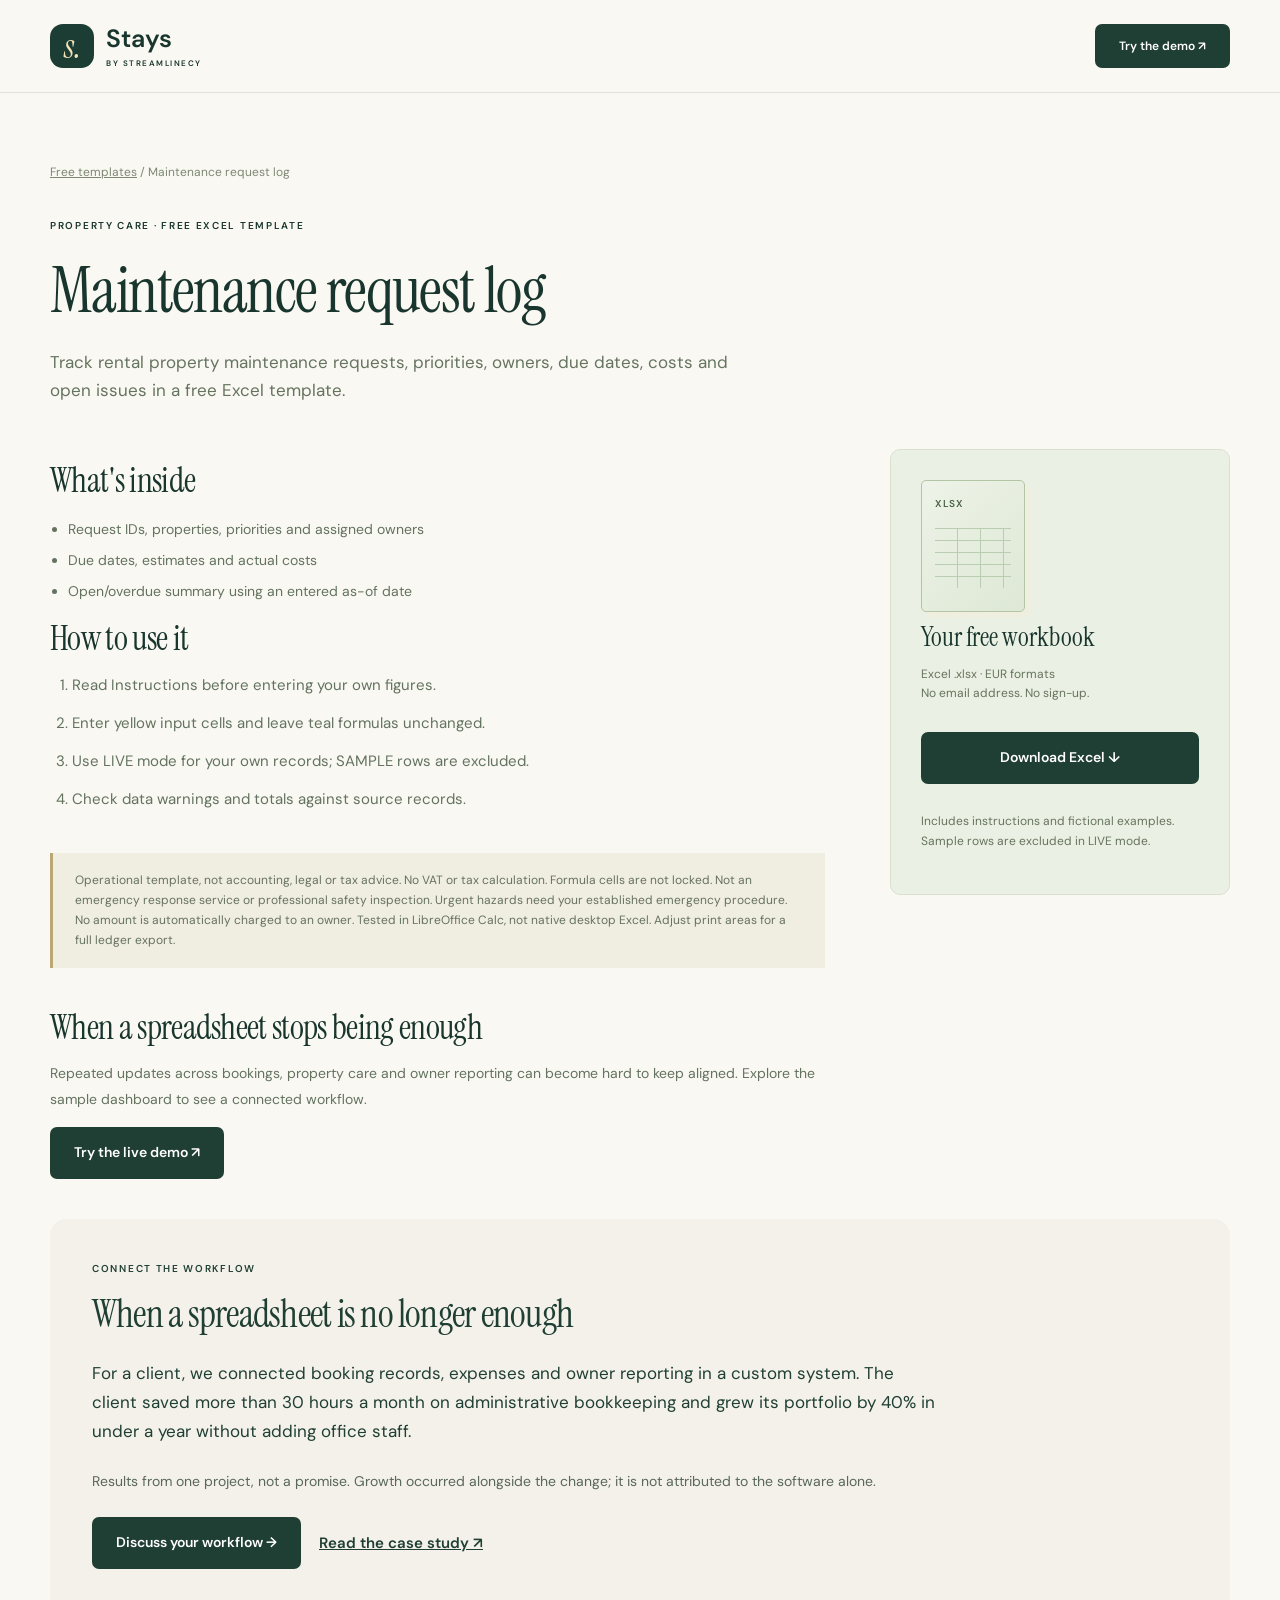
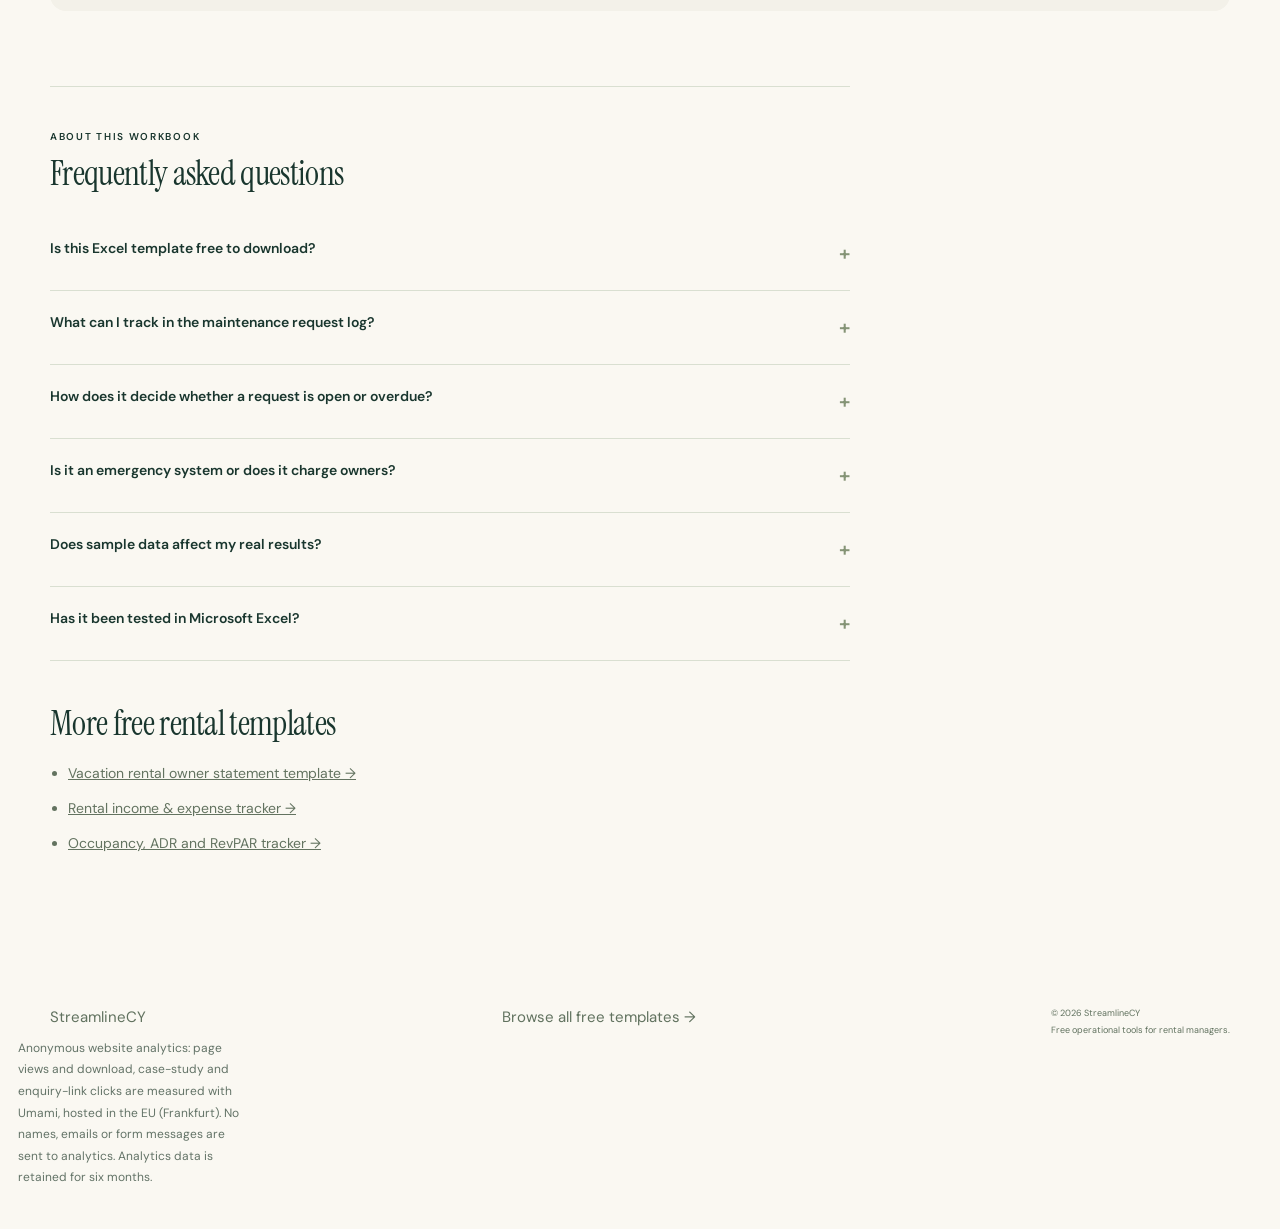
<file: templates/maintenance-request-log/index.html>
<!doctype html><html lang="en"><head><meta charset="utf-8"><meta name="viewport" content="width=device-width,initial-scale=1"><title>Maintenance request log - Free Excel | StreamlineCY</title><meta name="description" content="Track rental property maintenance requests, priorities, owners, due dates, costs and open issues in a free Excel template. Free Excel download for rental managers. No sign-up."><link rel="canonical" href="https://stays.streamlinecy.com/templates/maintenance-request-log/"><meta property="og:title" content="Free Maintenance request log"><meta property="og:description" content="Track rental property maintenance requests, priorities, owners, due dates, costs and open issues in a free Excel template."><meta property="og:type" content="website"><meta property="og:url" content="https://stays.streamlinecy.com/templates/maintenance-request-log/"><meta property="og:image" content="https://stays.streamlinecy.com/images/dashboard-preview.png"><meta name="twitter:card" content="summary_large_image"><link rel="preconnect" href="https://fonts.googleapis.com"><link rel="preconnect" href="https://fonts.gstatic.com" crossorigin><link href="https://fonts.googleapis.com/css2?family=DM+Sans:wght@400;500;600;700&family=Instrument+Serif:ital@0;1&display=swap" rel="stylesheet"><link rel="stylesheet" href="../../styles.css?v=5"><link rel="stylesheet" href="../../marketing.css?v=11"><script type="application/ld+json">{"@context": "https://schema.org", "@type": "WebPage", "name": "Free Maintenance request log for Rental Managers", "url": "https://stays.streamlinecy.com/templates/maintenance-request-log/", "description": "Track rental property maintenance requests, priorities, owners, due dates, costs and open issues in a free Excel template.", "publisher": {"@type": "Organization", "name": "StreamlineCY", "url": "https://streamlinecy.com"}, "mainEntity": {"@type": "DigitalDocument", "name": "Maintenance request log", "encodingFormat": "application/vnd.openxmlformats-officedocument.spreadsheetml.sheet", "url": "https://stays.streamlinecy.com/downloads/maintenance-request-log.xlsx"}}</script><script type="application/ld+json">{"@context": "https://schema.org", "@type": "FAQPage", "mainEntity": [{"@type": "Question", "name": "Is this Excel template free to download?", "acceptedAnswer": {"@type": "Answer", "text": "Yes. Download the .xlsx workbook directly without entering an email address or creating an account. It includes instructions and fictional examples."}}, {"@type": "Question", "name": "What can I track in the maintenance request log?", "acceptedAnswer": {"@type": "Answer", "text": "Request references, property codes, priority, assigned owner, due date, status, estimated cost and actual cost. The summary counts open and overdue requests using your entered as-of date."}}, {"@type": "Question", "name": "How does it decide whether a request is open or overdue?", "acceptedAnswer": {"@type": "Answer", "text": "Open means a nonblank request ID with a status other than Closed or Cancelled. Age and overdue checks remain blank until you enter an as-of date. Check the data warnings before using the summary."}}, {"@type": "Question", "name": "Is it an emergency system or does it charge owners?", "acceptedAnswer": {"@type": "Answer", "text": "No. Urgent hazards need your established emergency procedure. It is not an emergency service or safety inspection, and no entered cost is automatically charged to an owner."}}, {"@type": "Question", "name": "Does sample data affect my real results?", "acceptedAnswer": {"@type": "Answer", "text": "Sample rows are excluded in LIVE mode."}}, {"@type": "Question", "name": "Has it been tested in Microsoft Excel?", "acceptedAnswer": {"@type": "Answer", "text": "It is supplied as an Excel .xlsx file and was recalculated and tested in LibreOffice Calc, not native desktop Microsoft Excel. Check it in your spreadsheet app before relying on the results. Formula cells are not locked."}}]}</script><link rel="icon" href="/favicon.svg" type="image/svg+xml"><link rel="icon" href="/favicon.ico" sizes="any"><link rel="icon" href="/favicon-32.png" type="image/png" sizes="32x32"><link rel="apple-touch-icon" href="/apple-touch-icon.png"><link rel="manifest" href="/site.webmanifest"><meta name="theme-color" content="#203f34"></head><body class="software"><nav class="s-nav"><div class="s-wrap nav-inner"><a class="s-brand" href="../../"><span class="brand-mark">s.</span><span>Stays<small>BY STREAMLINECY</small></span></a><a class="s-btn small" href="../../#dashboard">Try the demo ↗</a></div></nav><main class="s-wrap resource-page"><div class="breadcrumb"><a href="../../#resources">Free templates</a> / Maintenance request log</div><span class="eyebrow" style="margin-top:35px">PROPERTY CARE · FREE EXCEL TEMPLATE</span><h1>Maintenance request log</h1><p class="lead">Track rental property maintenance requests, priorities, owners, due dates, costs and open issues in a free Excel template.</p><div class="resource-layout"><div><h2>What's inside</h2><ul><li>Request IDs, properties, priorities and assigned owners</li><li>Due dates, estimates and actual costs</li><li>Open/overdue summary using an entered as-of date</li></ul><h2>How to use it</h2><ol><li>Read Instructions before entering your own figures.</li><li>Enter yellow input cells and leave teal formulas unchanged.</li><li>Use LIVE mode for your own records; SAMPLE rows are excluded.</li><li>Check data warnings and totals against source records.</li></ol><div class="resource-caution">Operational template, not accounting, legal or tax advice. No VAT or tax calculation. Formula cells are not locked. Not an emergency response service or professional safety inspection. Urgent hazards need your established emergency procedure. No amount is automatically charged to an owner. Tested in LibreOffice Calc, not native desktop Excel. Adjust print areas for a full ledger export.</div><h2 style="margin-top:42px">When a spreadsheet stops being enough</h2><p>Repeated updates across bookings, property care and owner reporting can become hard to keep aligned. Explore the sample dashboard to see a connected workflow.</p><a class="s-btn" href="../../#dashboard">Try the live demo ↗</a></div><aside class="download-panel"><div class="sheet-icon" aria-hidden="true"></div><h3>Your free workbook</h3><p>Excel .xlsx · EUR formats<br>No email address. No sign-up.</p><a class="s-btn" href="../../downloads/maintenance-request-log.xlsx" download>Download Excel ↓</a><p>Includes instructions and fictional examples. Sample rows are excluded in LIVE mode.</p></aside></div><section class="case-proof template-case"><span class="eyebrow">CONNECT THE WORKFLOW</span><h2>When a spreadsheet is no longer enough</h2><p class="case-body">For a client, we connected booking records, expenses and owner reporting in a custom system. The client saved more than 30 hours a month on administrative bookkeeping and grew its portfolio by 40% in under a year without adding office staff.</p><p class="case-note">Results from one project, not a promise. Growth occurred alongside the change; it is not attributed to the software alone.</p><div class="case-actions"><a class="s-btn" href="../../#enquiry">Discuss your workflow →</a><a class="article-link" href="https://streamlinecy.com/blog/nicosia-property-management-crm-owner-portal-case-study">Read the case study ↗</a></div></section><section class="template-faq" aria-label="Template questions"><span class="eyebrow">ABOUT THIS WORKBOOK</span><h2>Frequently asked questions</h2><details><summary>Is this Excel template free to download?<span aria-hidden="true">+</span></summary><p>Yes. Download the .xlsx workbook directly without entering an email address or creating an account. It includes instructions and fictional examples.</p></details><details><summary>What can I track in the maintenance request log?<span aria-hidden="true">+</span></summary><p>Request references, property codes, priority, assigned owner, due date, status, estimated cost and actual cost. The summary counts open and overdue requests using your entered as-of date.</p></details><details><summary>How does it decide whether a request is open or overdue?<span aria-hidden="true">+</span></summary><p>Open means a nonblank request ID with a status other than Closed or Cancelled. Age and overdue checks remain blank until you enter an as-of date. Check the data warnings before using the summary.</p></details><details><summary>Is it an emergency system or does it charge owners?<span aria-hidden="true">+</span></summary><p>No. Urgent hazards need your established emergency procedure. It is not an emergency service or safety inspection, and no entered cost is automatically charged to an owner.</p></details><details><summary>Does sample data affect my real results?<span aria-hidden="true">+</span></summary><p>Sample rows are excluded in LIVE mode.</p></details><details><summary>Has it been tested in Microsoft Excel?<span aria-hidden="true">+</span></summary><p>It is supplied as an Excel .xlsx file and was recalculated and tested in LibreOffice Calc, not native desktop Microsoft Excel. Check it in your spreadsheet app before relying on the results. Formula cells are not locked.</p></details></section><section class="related-templates"><h2>More free rental templates</h2><ul><li><a href="../owner-statement/">Vacation rental owner statement template →</a></li><li><a href="../rental-income-expense-tracker/">Rental income &amp; expense tracker →</a></li><li><a href="../occupancy-adr-revpar/">Occupancy, ADR and RevPAR tracker →</a></li></ul></section></main><footer class="s-footer"><div class="s-wrap"><a href="https://streamlinecy.com">StreamlineCY</a><a href="../../#resources">Browse all free templates →</a><p>© 2026 StreamlineCY<br>Free operational tools for rental managers.</p></div><p class="analytics-notice">Anonymous website analytics: page views and download, case-study and enquiry-link clicks are measured with Umami, hosted in the EU (Frankfurt). No names, emails or form messages are sent to analytics. Analytics data is retained for six months.</p></footer><script defer src="../../analytics.js?v=2"></script><script defer src="https://cloud.umami.is/script.js" data-website-id="5cbe8f70-e239-45df-879b-1a55b683f248" data-domains="stays.streamlinecy.com" data-exclude-search="true" data-exclude-hash="true" data-do-not-track="true" data-before-send="staysAnalyticsBeforeSend"></script></body></html>
</file>
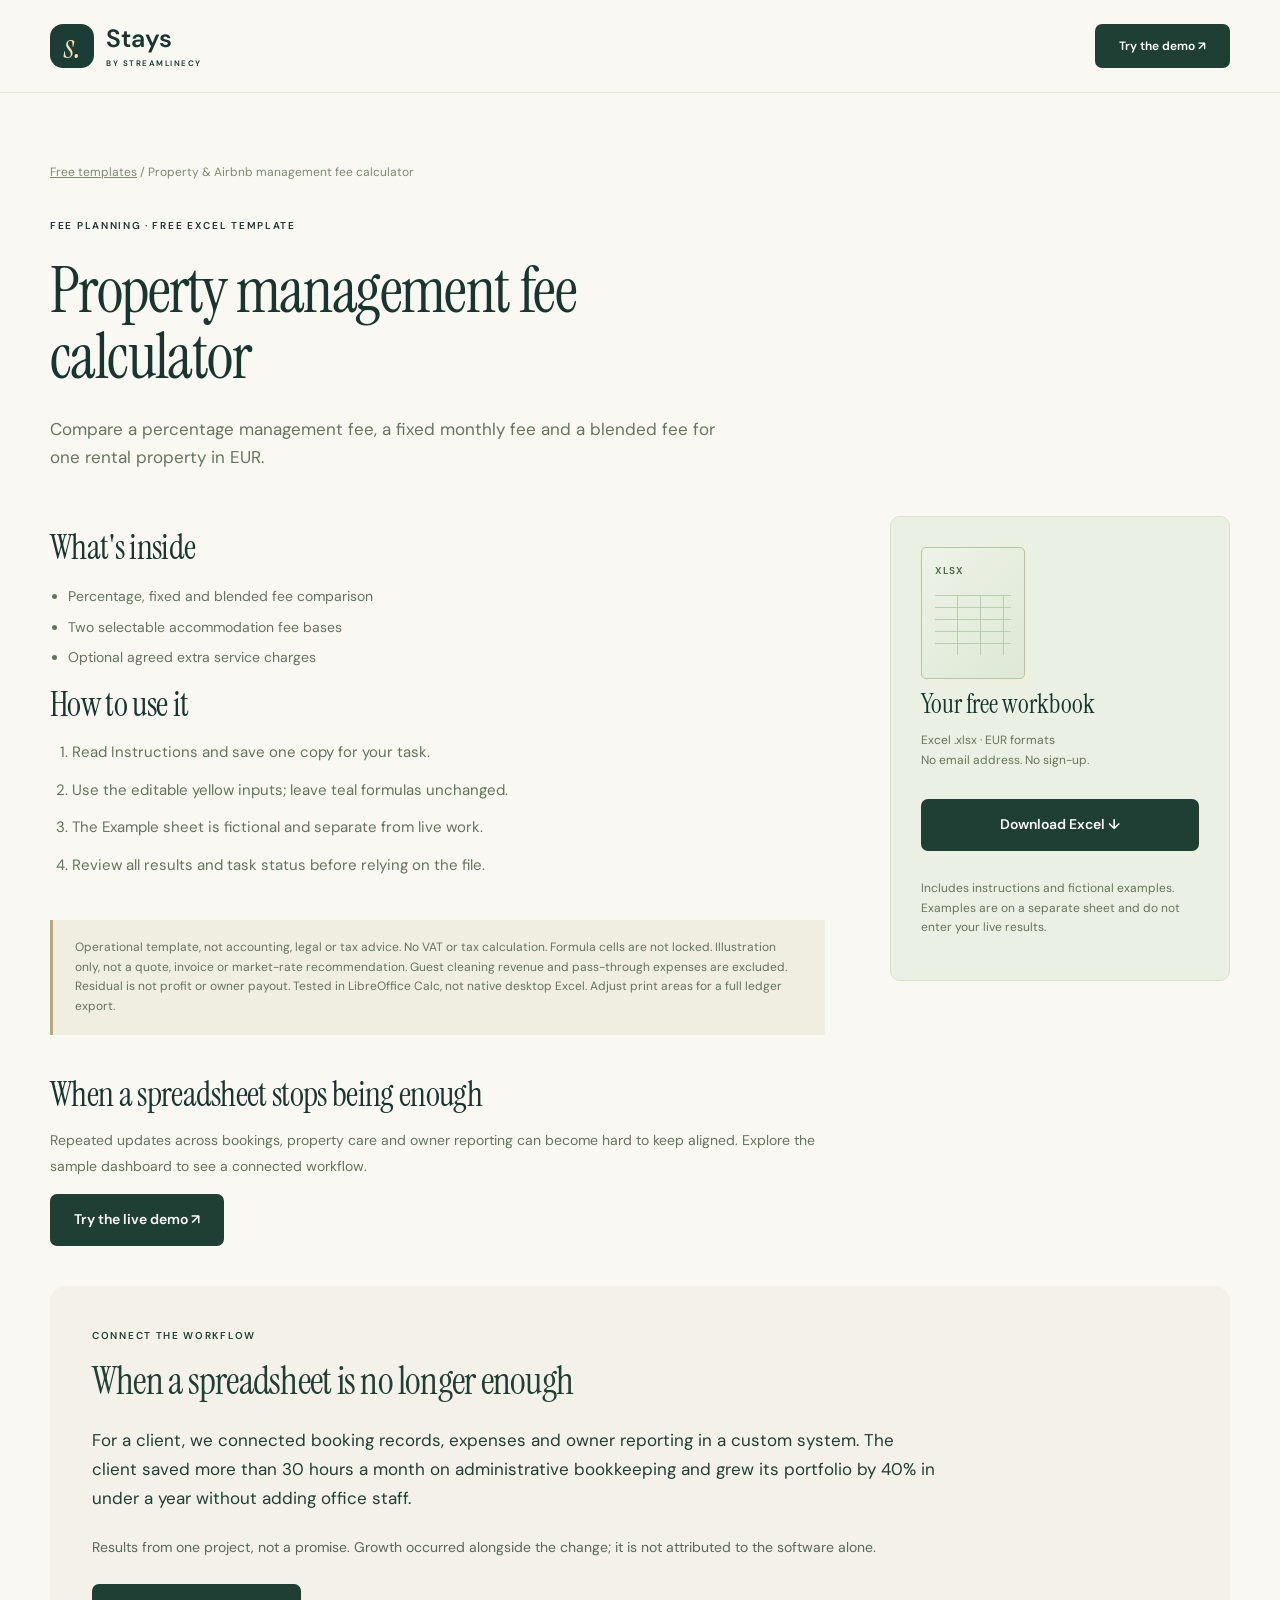
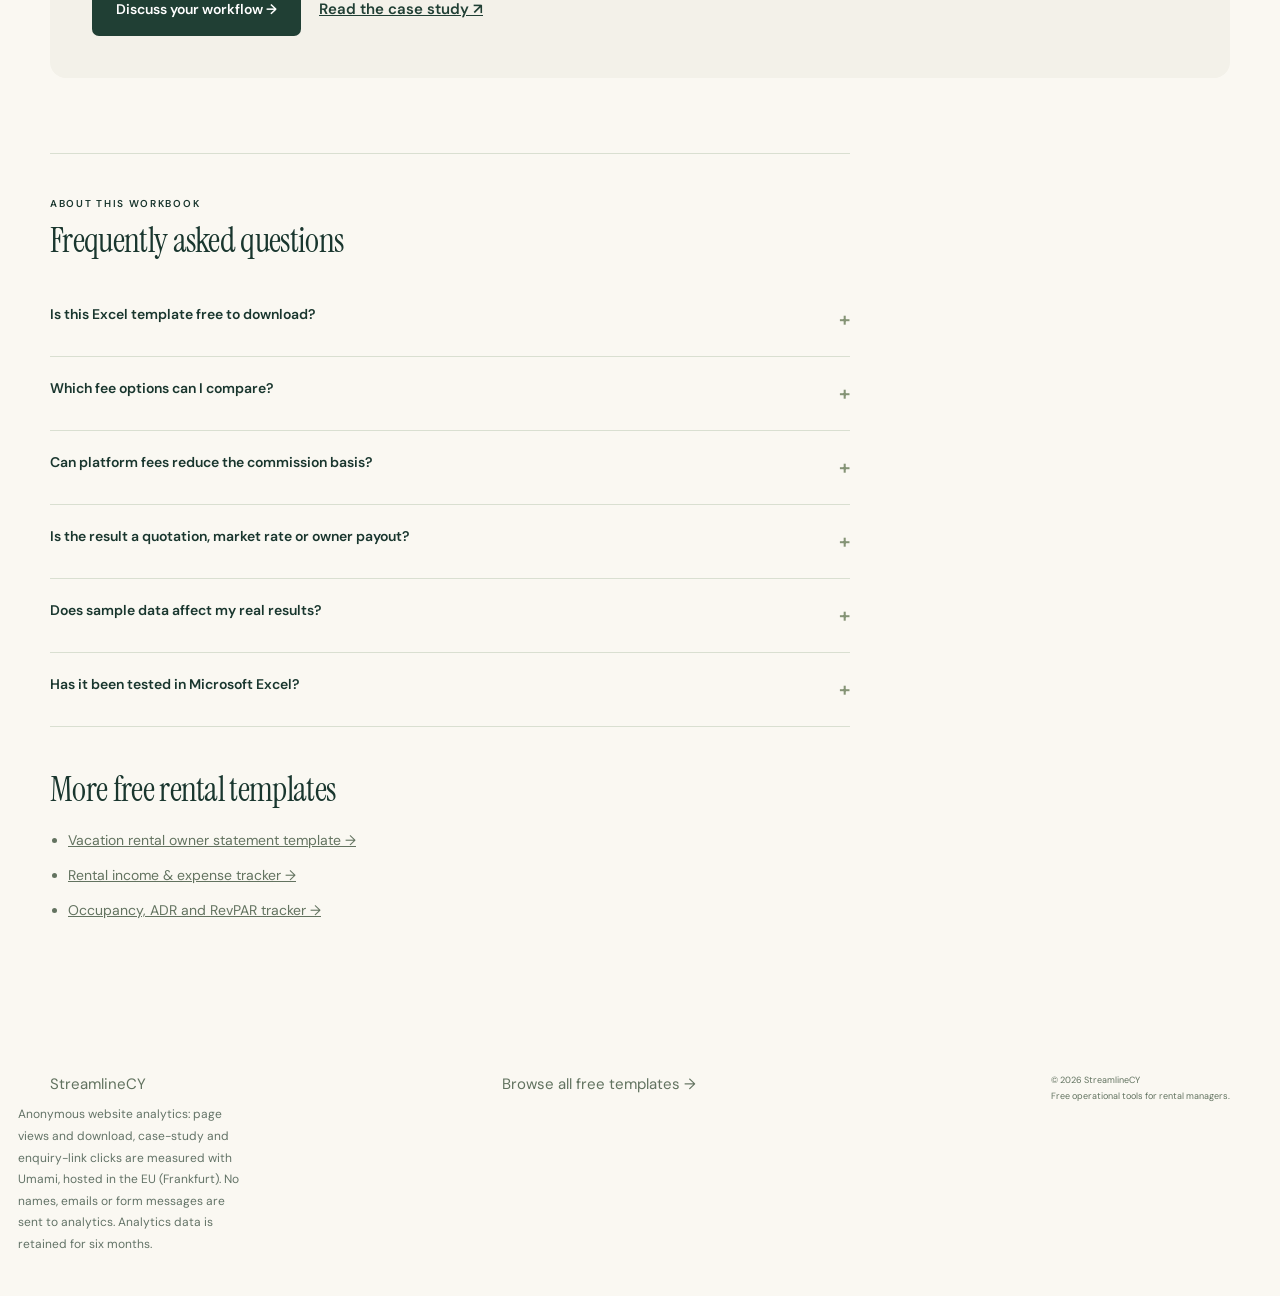
<file: templates/management-fee-calculator/index.html>
<!doctype html><html lang="en"><head><meta charset="utf-8"><meta name="viewport" content="width=device-width,initial-scale=1"><title>Property &amp; Airbnb Management Fee Calculator (Excel) | Stays</title><meta name="description" content="Compare a percentage management fee, a fixed monthly fee and a blended fee for one rental property in EUR. Free Excel download, no sign-up."><link rel="canonical" href="https://stays.streamlinecy.com/templates/management-fee-calculator/"><meta property="og:title" content="Property &amp; Airbnb management fee calculator (free Excel)"><meta property="og:description" content="Compare a percentage fee, a fixed monthly fee and a blended fee in EUR."><meta property="og:type" content="website"><meta property="og:url" content="https://stays.streamlinecy.com/templates/management-fee-calculator/"><meta property="og:image" content="https://stays.streamlinecy.com/images/dashboard-preview.png"><meta name="twitter:card" content="summary_large_image"><link rel="preconnect" href="https://fonts.googleapis.com"><link rel="preconnect" href="https://fonts.gstatic.com" crossorigin><link href="https://fonts.googleapis.com/css2?family=DM+Sans:wght@400;500;600;700&family=Instrument+Serif:ital@0;1&display=swap" rel="stylesheet"><link rel="stylesheet" href="../../styles.css?v=5"><link rel="stylesheet" href="../../marketing.css?v=11"><script type="application/ld+json">{"@context": "https://schema.org", "@type": "WebPage", "name": "Property & Airbnb management fee calculator", "url": "https://stays.streamlinecy.com/templates/management-fee-calculator/", "description": "Compare a percentage management fee, a fixed monthly fee and a blended fee for one rental property in EUR.", "publisher": {"@type": "Organization", "name": "StreamlineCY", "url": "https://streamlinecy.com"}, "mainEntity": {"@type": "DigitalDocument", "name": "Property & Airbnb management fee calculator", "encodingFormat": "application/vnd.openxmlformats-officedocument.spreadsheetml.sheet", "url": "https://stays.streamlinecy.com/downloads/management-fee-calculator.xlsx"}}</script><script type="application/ld+json">{"@context": "https://schema.org", "@type": "FAQPage", "mainEntity": [{"@type": "Question", "name": "Is this Excel template free to download?", "acceptedAnswer": {"@type": "Answer", "text": "Yes. Download the .xlsx workbook directly without entering an email address or creating an account. It includes instructions and fictional examples."}}, {"@type": "Question", "name": "Which fee options can I compare?", "acceptedAnswer": {"@type": "Answer", "text": "The workbook compares a percentage management fee, a fixed monthly fee and a blended fee using your entered terms, with optional agreed extra service charges."}}, {"@type": "Question", "name": "Can platform fees reduce the commission basis?", "acceptedAnswer": {"@type": "Answer", "text": "Yes. Select accommodation after refunds, or accommodation after refunds less attributable platform fees. Confirm the chosen basis matches your contract."}}, {"@type": "Question", "name": "Is the result a quotation, market rate or owner payout?", "acceptedAnswer": {"@type": "Answer", "text": "No. It is an illustration of your entered terms, not a quote, invoice or recommendation of market rates. Cleaning revenue, pass-through expenses, VAT and taxes are excluded. The residual is not profit or owner payout."}}, {"@type": "Question", "name": "Does sample data affect my real results?", "acceptedAnswer": {"@type": "Answer", "text": "Examples are on a separate sheet and do not enter your live results."}}, {"@type": "Question", "name": "Has it been tested in Microsoft Excel?", "acceptedAnswer": {"@type": "Answer", "text": "It is supplied as an Excel .xlsx file and was recalculated and tested in LibreOffice Calc, not native desktop Microsoft Excel. Check it in your spreadsheet app before relying on the results. Formula cells are not locked."}}]}</script><link rel="icon" href="/favicon.svg" type="image/svg+xml"><link rel="icon" href="/favicon.ico" sizes="any"><link rel="icon" href="/favicon-32.png" type="image/png" sizes="32x32"><link rel="apple-touch-icon" href="/apple-touch-icon.png"><link rel="manifest" href="/site.webmanifest"><meta name="theme-color" content="#203f34"></head><body class="software"><nav class="s-nav"><div class="s-wrap nav-inner"><a class="s-brand" href="../../"><span class="brand-mark">s.</span><span>Stays<small>BY STREAMLINECY</small></span></a><a class="s-btn small" href="../../#dashboard">Try the demo ↗</a></div></nav><main class="s-wrap resource-page"><div class="breadcrumb"><a href="../../#resources">Free templates</a> / Property & Airbnb management fee calculator</div><span class="eyebrow" style="margin-top:35px">FEE PLANNING · FREE EXCEL TEMPLATE</span><h1>Property management fee calculator</h1><p class="lead">Compare a percentage management fee, a fixed monthly fee and a blended fee for one rental property in EUR.</p><div class="resource-layout"><div><h2>What's inside</h2><ul><li>Percentage, fixed and blended fee comparison</li><li>Two selectable accommodation fee bases</li><li>Optional agreed extra service charges</li></ul><h2>How to use it</h2><ol><li>Read Instructions and save one copy for your task.</li><li>Use the editable yellow inputs; leave teal formulas unchanged.</li><li>The Example sheet is fictional and separate from live work.</li><li>Review all results and task status before relying on the file.</li></ol><div class="resource-caution">Operational template, not accounting, legal or tax advice. No VAT or tax calculation. Formula cells are not locked. Illustration only, not a quote, invoice or market-rate recommendation. Guest cleaning revenue and pass-through expenses are excluded. Residual is not profit or owner payout. Tested in LibreOffice Calc, not native desktop Excel. Adjust print areas for a full ledger export.</div><h2 style="margin-top:42px">When a spreadsheet stops being enough</h2><p>Repeated updates across bookings, property care and owner reporting can become hard to keep aligned. Explore the sample dashboard to see a connected workflow.</p><a class="s-btn" href="../../#dashboard">Try the live demo ↗</a></div><aside class="download-panel"><div class="sheet-icon" aria-hidden="true"></div><h3>Your free workbook</h3><p>Excel .xlsx · EUR formats<br>No email address. No sign-up.</p><a class="s-btn" href="../../downloads/management-fee-calculator.xlsx" download>Download Excel ↓</a><p>Includes instructions and fictional examples. Examples are on a separate sheet and do not enter your live results.</p></aside></div><section class="case-proof template-case"><span class="eyebrow">CONNECT THE WORKFLOW</span><h2>When a spreadsheet is no longer enough</h2><p class="case-body">For a client, we connected booking records, expenses and owner reporting in a custom system. The client saved more than 30 hours a month on administrative bookkeeping and grew its portfolio by 40% in under a year without adding office staff.</p><p class="case-note">Results from one project, not a promise. Growth occurred alongside the change; it is not attributed to the software alone.</p><div class="case-actions"><a class="s-btn" href="../../#enquiry">Discuss your workflow →</a><a class="article-link" href="https://streamlinecy.com/blog/nicosia-property-management-crm-owner-portal-case-study">Read the case study ↗</a></div></section><section class="template-faq" aria-label="Template questions"><span class="eyebrow">ABOUT THIS WORKBOOK</span><h2>Frequently asked questions</h2><details><summary>Is this Excel template free to download?<span aria-hidden="true">+</span></summary><p>Yes. Download the .xlsx workbook directly without entering an email address or creating an account. It includes instructions and fictional examples.</p></details><details><summary>Which fee options can I compare?<span aria-hidden="true">+</span></summary><p>The workbook compares a percentage management fee, a fixed monthly fee and a blended fee using your entered terms, with optional agreed extra service charges.</p></details><details><summary>Can platform fees reduce the commission basis?<span aria-hidden="true">+</span></summary><p>Yes. Select accommodation after refunds, or accommodation after refunds less attributable platform fees. Confirm the chosen basis matches your contract.</p></details><details><summary>Is the result a quotation, market rate or owner payout?<span aria-hidden="true">+</span></summary><p>No. It is an illustration of your entered terms, not a quote, invoice or recommendation of market rates. Cleaning revenue, pass-through expenses, VAT and taxes are excluded. The residual is not profit or owner payout.</p></details><details><summary>Does sample data affect my real results?<span aria-hidden="true">+</span></summary><p>Examples are on a separate sheet and do not enter your live results.</p></details><details><summary>Has it been tested in Microsoft Excel?<span aria-hidden="true">+</span></summary><p>It is supplied as an Excel .xlsx file and was recalculated and tested in LibreOffice Calc, not native desktop Microsoft Excel. Check it in your spreadsheet app before relying on the results. Formula cells are not locked.</p></details></section><section class="related-templates"><h2>More free rental templates</h2><ul><li><a href="../owner-statement/">Vacation rental owner statement template →</a></li><li><a href="../rental-income-expense-tracker/">Rental income &amp; expense tracker →</a></li><li><a href="../occupancy-adr-revpar/">Occupancy, ADR and RevPAR tracker →</a></li></ul></section></main><footer class="s-footer"><div class="s-wrap"><a href="https://streamlinecy.com">StreamlineCY</a><a href="../../#resources">Browse all free templates →</a><p>© 2026 StreamlineCY<br>Free operational tools for rental managers.</p></div><p class="analytics-notice">Anonymous website analytics: page views and download, case-study and enquiry-link clicks are measured with Umami, hosted in the EU (Frankfurt). No names, emails or form messages are sent to analytics. Analytics data is retained for six months.</p></footer><script defer src="../../analytics.js?v=2"></script><script defer src="https://cloud.umami.is/script.js" data-website-id="5cbe8f70-e239-45df-879b-1a55b683f248" data-domains="stays.streamlinecy.com" data-exclude-search="true" data-exclude-hash="true" data-do-not-track="true" data-before-send="staysAnalyticsBeforeSend"></script></body></html>
</file>
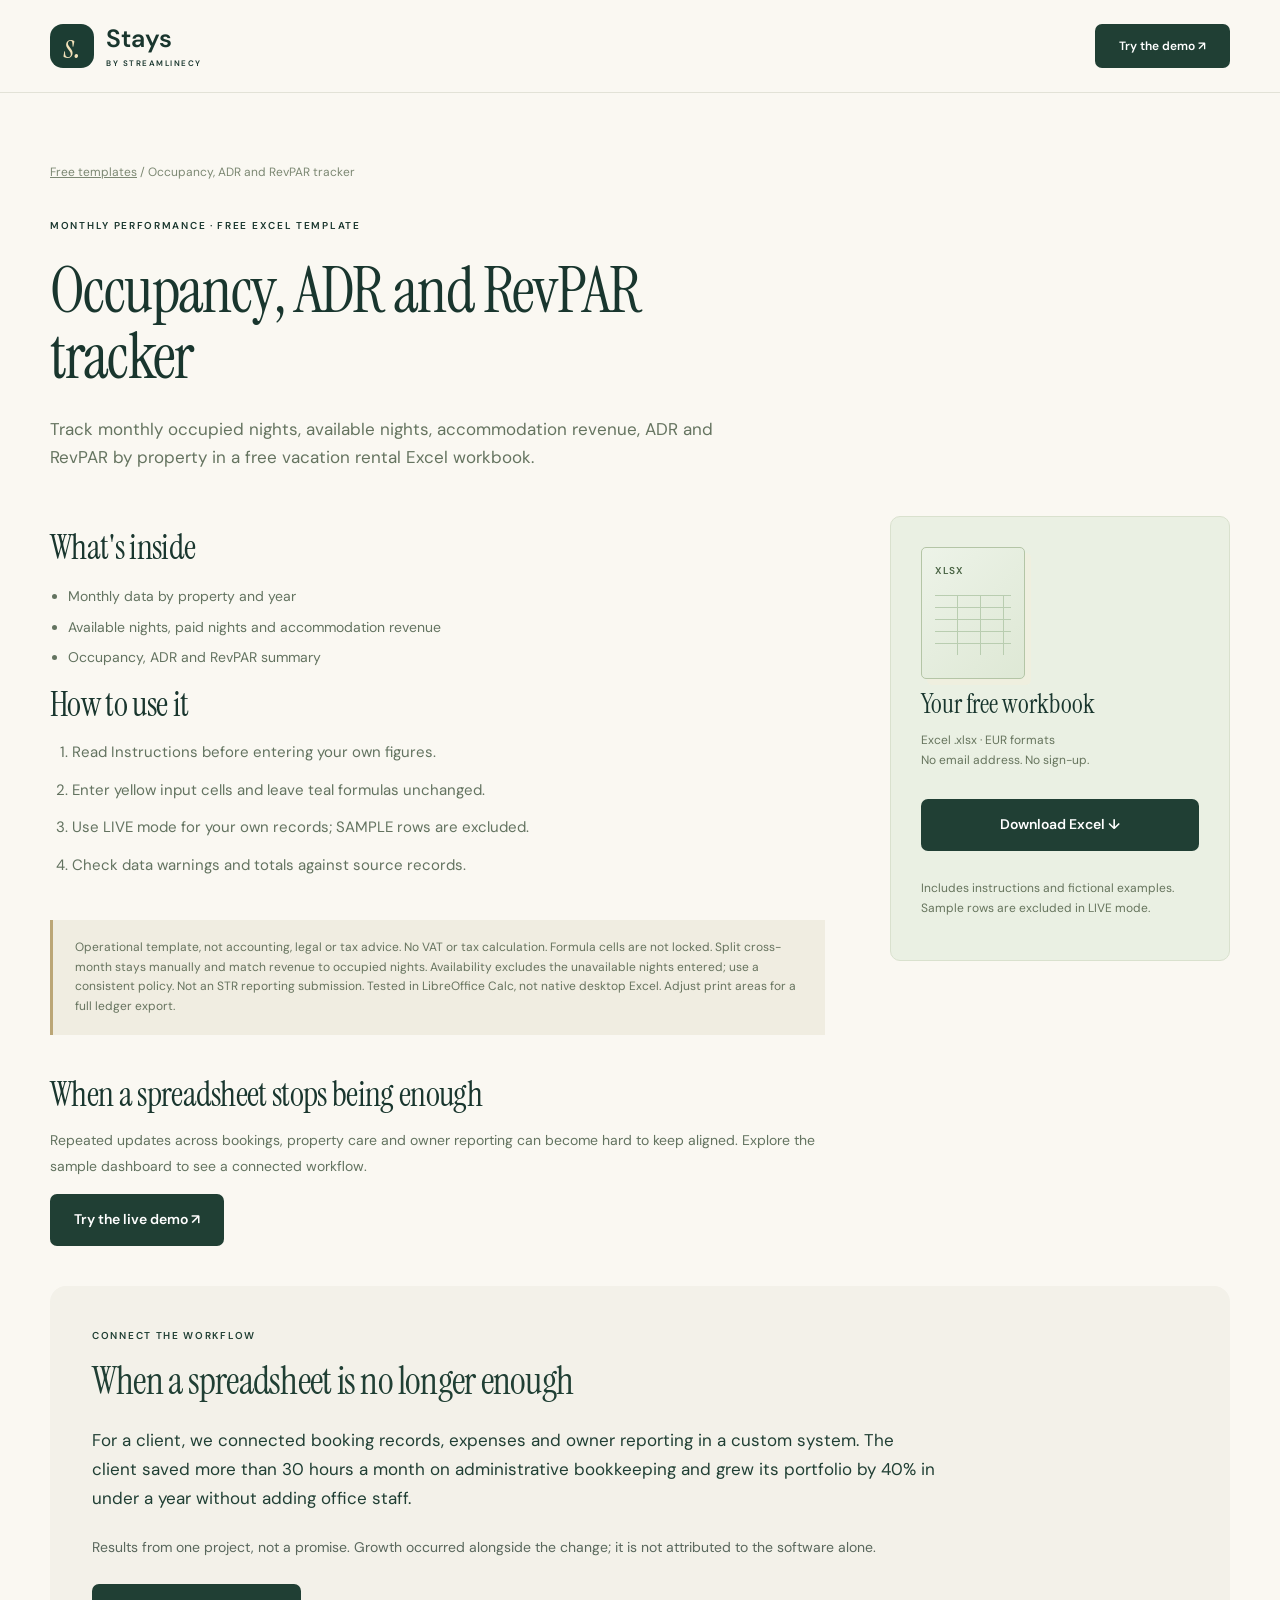
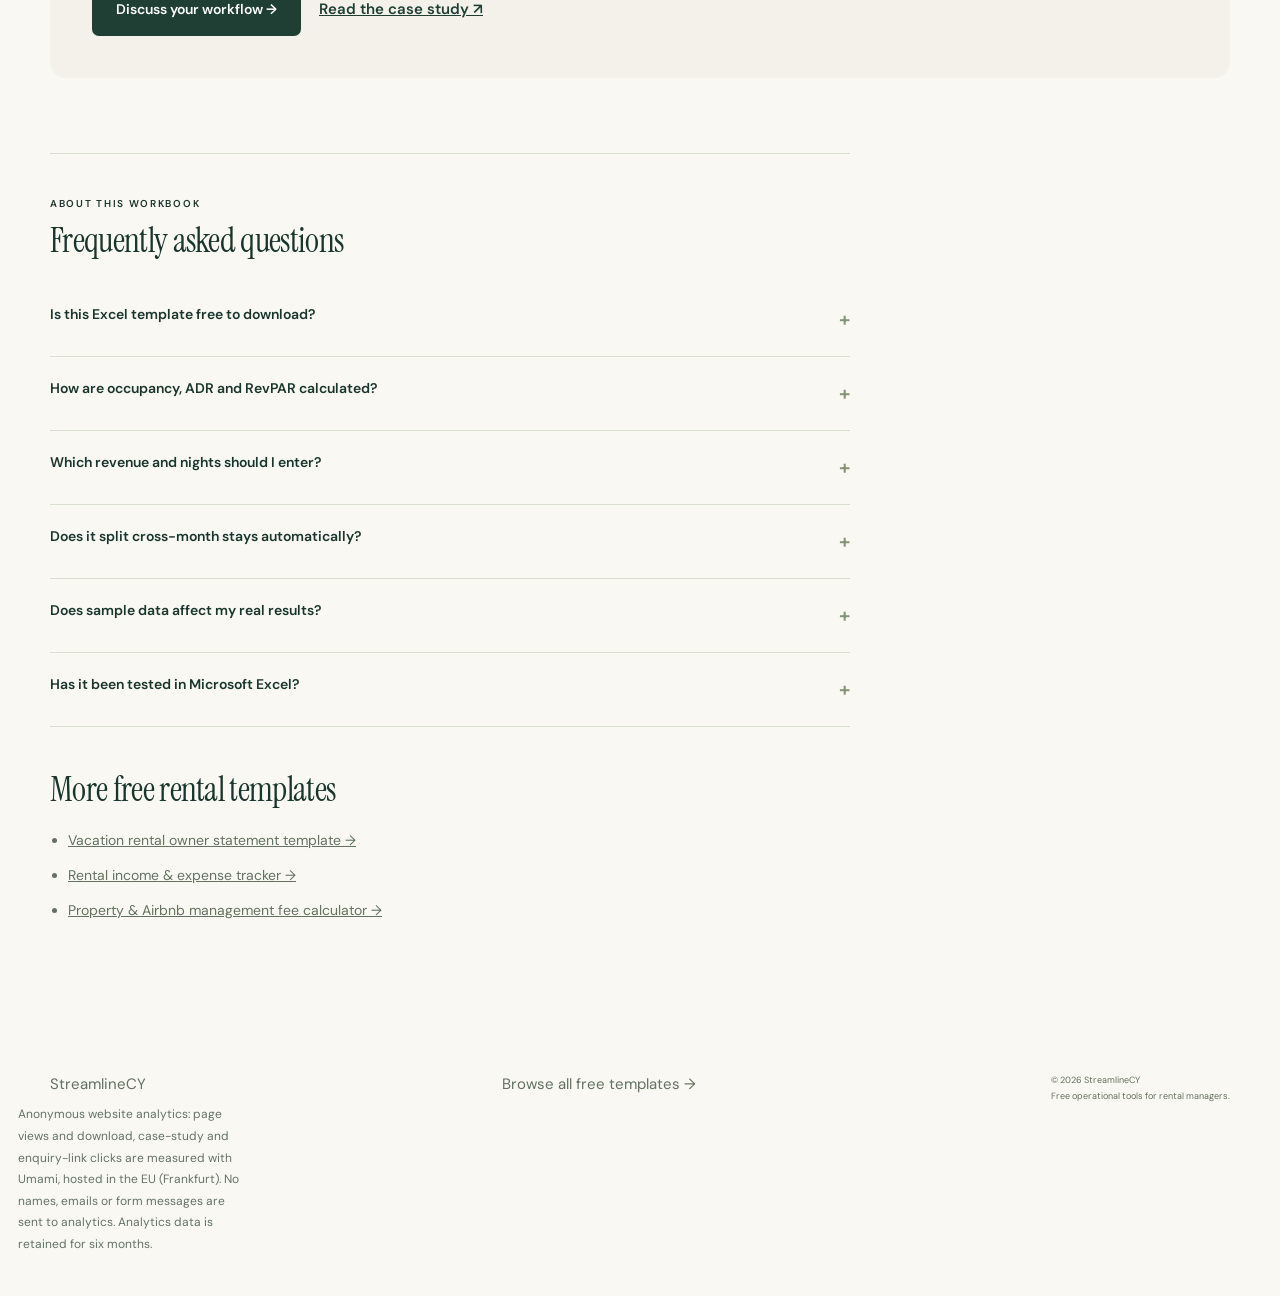
<file: templates/occupancy-adr-revpar/index.html>
<!doctype html><html lang="en"><head><meta charset="utf-8"><meta name="viewport" content="width=device-width,initial-scale=1"><title>Vacation Rental Occupancy, ADR &amp; RevPAR Tracker (Excel) | Stays</title><meta name="description" content="Free vacation rental tracker: monthly occupied nights, available nights, accommodation revenue, ADR and RevPAR by property. Excel download, no sign-up."><link rel="canonical" href="https://stays.streamlinecy.com/templates/occupancy-adr-revpar/"><meta property="og:title" content="Occupancy, ADR &amp; RevPAR tracker for vacation rentals"><meta property="og:description" content="Track monthly occupied nights, available nights, accommodation revenue, ADR and RevPAR by property."><meta property="og:type" content="website"><meta property="og:url" content="https://stays.streamlinecy.com/templates/occupancy-adr-revpar/"><meta property="og:image" content="https://stays.streamlinecy.com/images/dashboard-preview.png"><meta name="twitter:card" content="summary_large_image"><link rel="preconnect" href="https://fonts.googleapis.com"><link rel="preconnect" href="https://fonts.gstatic.com" crossorigin><link href="https://fonts.googleapis.com/css2?family=DM+Sans:wght@400;500;600;700&family=Instrument+Serif:ital@0;1&display=swap" rel="stylesheet"><link rel="stylesheet" href="../../styles.css?v=5"><link rel="stylesheet" href="../../marketing.css?v=11"><script type="application/ld+json">{"@context": "https://schema.org", "@type": "WebPage", "name": "Occupancy, ADR and RevPAR tracker for vacation rentals", "url": "https://stays.streamlinecy.com/templates/occupancy-adr-revpar/", "description": "Track monthly occupied nights, available nights, accommodation revenue, ADR and RevPAR by property.", "publisher": {"@type": "Organization", "name": "StreamlineCY", "url": "https://streamlinecy.com"}, "mainEntity": {"@type": "DigitalDocument", "name": "Occupancy, ADR and RevPAR tracker", "encodingFormat": "application/vnd.openxmlformats-officedocument.spreadsheetml.sheet", "url": "https://stays.streamlinecy.com/downloads/occupancy-adr-revpar.xlsx"}}</script><script type="application/ld+json">{"@context": "https://schema.org", "@type": "FAQPage", "mainEntity": [{"@type": "Question", "name": "Is this Excel template free to download?", "acceptedAnswer": {"@type": "Answer", "text": "Yes. Download the .xlsx workbook directly without entering an email address or creating an account. It includes instructions and fictional examples."}}, {"@type": "Question", "name": "How are occupancy, ADR and RevPAR calculated?", "acceptedAnswer": {"@type": "Answer", "text": "Occupancy is paid occupied unit-nights divided by available unit-nights. ADR is accommodation revenue divided by paid occupied unit-nights. RevPAR is accommodation revenue divided by available unit-nights. A missing denominator leaves the rate blank."}}, {"@type": "Question", "name": "Which revenue and nights should I enter?", "acceptedAnswer": {"@type": "Answer", "text": "Use accommodation revenue net of accommodation refunds, excluding cleaning, other fees and taxes. Enter calendar unit-nights and unavailable nights using a consistent availability policy."}}, {"@type": "Question", "name": "Does it split cross-month stays automatically?", "acceptedAnswer": {"@type": "Answer", "text": "No. Split nights and revenue across months manually. This is an operational tracker, not an STR reporting submission."}}, {"@type": "Question", "name": "Does sample data affect my real results?", "acceptedAnswer": {"@type": "Answer", "text": "Sample rows are excluded in LIVE mode."}}, {"@type": "Question", "name": "Has it been tested in Microsoft Excel?", "acceptedAnswer": {"@type": "Answer", "text": "It is supplied as an Excel .xlsx file and was recalculated and tested in LibreOffice Calc, not native desktop Microsoft Excel. Check it in your spreadsheet app before relying on the results. Formula cells are not locked."}}]}</script><link rel="icon" href="/favicon.svg" type="image/svg+xml"><link rel="icon" href="/favicon.ico" sizes="any"><link rel="icon" href="/favicon-32.png" type="image/png" sizes="32x32"><link rel="apple-touch-icon" href="/apple-touch-icon.png"><link rel="manifest" href="/site.webmanifest"><meta name="theme-color" content="#203f34"></head><body class="software"><nav class="s-nav"><div class="s-wrap nav-inner"><a class="s-brand" href="../../"><span class="brand-mark">s.</span><span>Stays<small>BY STREAMLINECY</small></span></a><a class="s-btn small" href="../../#dashboard">Try the demo ↗</a></div></nav><main class="s-wrap resource-page"><div class="breadcrumb"><a href="../../#resources">Free templates</a> / Occupancy, ADR and RevPAR tracker</div><span class="eyebrow" style="margin-top:35px">MONTHLY PERFORMANCE · FREE EXCEL TEMPLATE</span><h1>Occupancy, ADR and RevPAR tracker</h1><p class="lead">Track monthly occupied nights, available nights, accommodation revenue, ADR and RevPAR by property in a free vacation rental Excel workbook.</p><div class="resource-layout"><div><h2>What's inside</h2><ul><li>Monthly data by property and year</li><li>Available nights, paid nights and accommodation revenue</li><li>Occupancy, ADR and RevPAR summary</li></ul><h2>How to use it</h2><ol><li>Read Instructions before entering your own figures.</li><li>Enter yellow input cells and leave teal formulas unchanged.</li><li>Use LIVE mode for your own records; SAMPLE rows are excluded.</li><li>Check data warnings and totals against source records.</li></ol><div class="resource-caution">Operational template, not accounting, legal or tax advice. No VAT or tax calculation. Formula cells are not locked. Split cross-month stays manually and match revenue to occupied nights. Availability excludes the unavailable nights entered; use a consistent policy. Not an STR reporting submission. Tested in LibreOffice Calc, not native desktop Excel. Adjust print areas for a full ledger export.</div><h2 style="margin-top:42px">When a spreadsheet stops being enough</h2><p>Repeated updates across bookings, property care and owner reporting can become hard to keep aligned. Explore the sample dashboard to see a connected workflow.</p><a class="s-btn" href="../../#dashboard">Try the live demo ↗</a></div><aside class="download-panel"><div class="sheet-icon" aria-hidden="true"></div><h3>Your free workbook</h3><p>Excel .xlsx · EUR formats<br>No email address. No sign-up.</p><a class="s-btn" href="../../downloads/occupancy-adr-revpar.xlsx" download>Download Excel ↓</a><p>Includes instructions and fictional examples. Sample rows are excluded in LIVE mode.</p></aside></div><section class="case-proof template-case"><span class="eyebrow">CONNECT THE WORKFLOW</span><h2>When a spreadsheet is no longer enough</h2><p class="case-body">For a client, we connected booking records, expenses and owner reporting in a custom system. The client saved more than 30 hours a month on administrative bookkeeping and grew its portfolio by 40% in under a year without adding office staff.</p><p class="case-note">Results from one project, not a promise. Growth occurred alongside the change; it is not attributed to the software alone.</p><div class="case-actions"><a class="s-btn" href="../../#enquiry">Discuss your workflow →</a><a class="article-link" href="https://streamlinecy.com/blog/nicosia-property-management-crm-owner-portal-case-study">Read the case study ↗</a></div></section><section class="template-faq" aria-label="Template questions"><span class="eyebrow">ABOUT THIS WORKBOOK</span><h2>Frequently asked questions</h2><details><summary>Is this Excel template free to download?<span aria-hidden="true">+</span></summary><p>Yes. Download the .xlsx workbook directly without entering an email address or creating an account. It includes instructions and fictional examples.</p></details><details><summary>How are occupancy, ADR and RevPAR calculated?<span aria-hidden="true">+</span></summary><p>Occupancy is paid occupied unit-nights divided by available unit-nights. ADR is accommodation revenue divided by paid occupied unit-nights. RevPAR is accommodation revenue divided by available unit-nights. A missing denominator leaves the rate blank.</p></details><details><summary>Which revenue and nights should I enter?<span aria-hidden="true">+</span></summary><p>Use accommodation revenue net of accommodation refunds, excluding cleaning, other fees and taxes. Enter calendar unit-nights and unavailable nights using a consistent availability policy.</p></details><details><summary>Does it split cross-month stays automatically?<span aria-hidden="true">+</span></summary><p>No. Split nights and revenue across months manually. This is an operational tracker, not an STR reporting submission.</p></details><details><summary>Does sample data affect my real results?<span aria-hidden="true">+</span></summary><p>Sample rows are excluded in LIVE mode.</p></details><details><summary>Has it been tested in Microsoft Excel?<span aria-hidden="true">+</span></summary><p>It is supplied as an Excel .xlsx file and was recalculated and tested in LibreOffice Calc, not native desktop Microsoft Excel. Check it in your spreadsheet app before relying on the results. Formula cells are not locked.</p></details></section><section class="related-templates"><h2>More free rental templates</h2><ul><li><a href="../owner-statement/">Vacation rental owner statement template →</a></li><li><a href="../rental-income-expense-tracker/">Rental income &amp; expense tracker →</a></li><li><a href="../management-fee-calculator/">Property & Airbnb management fee calculator →</a></li></ul></section></main><footer class="s-footer"><div class="s-wrap"><a href="https://streamlinecy.com">StreamlineCY</a><a href="../../#resources">Browse all free templates →</a><p>© 2026 StreamlineCY<br>Free operational tools for rental managers.</p></div><p class="analytics-notice">Anonymous website analytics: page views and download, case-study and enquiry-link clicks are measured with Umami, hosted in the EU (Frankfurt). No names, emails or form messages are sent to analytics. Analytics data is retained for six months.</p></footer><script defer src="../../analytics.js?v=2"></script><script defer src="https://cloud.umami.is/script.js" data-website-id="5cbe8f70-e239-45df-879b-1a55b683f248" data-domains="stays.streamlinecy.com" data-exclude-search="true" data-exclude-hash="true" data-do-not-track="true" data-before-send="staysAnalyticsBeforeSend"></script></body></html>
</file>
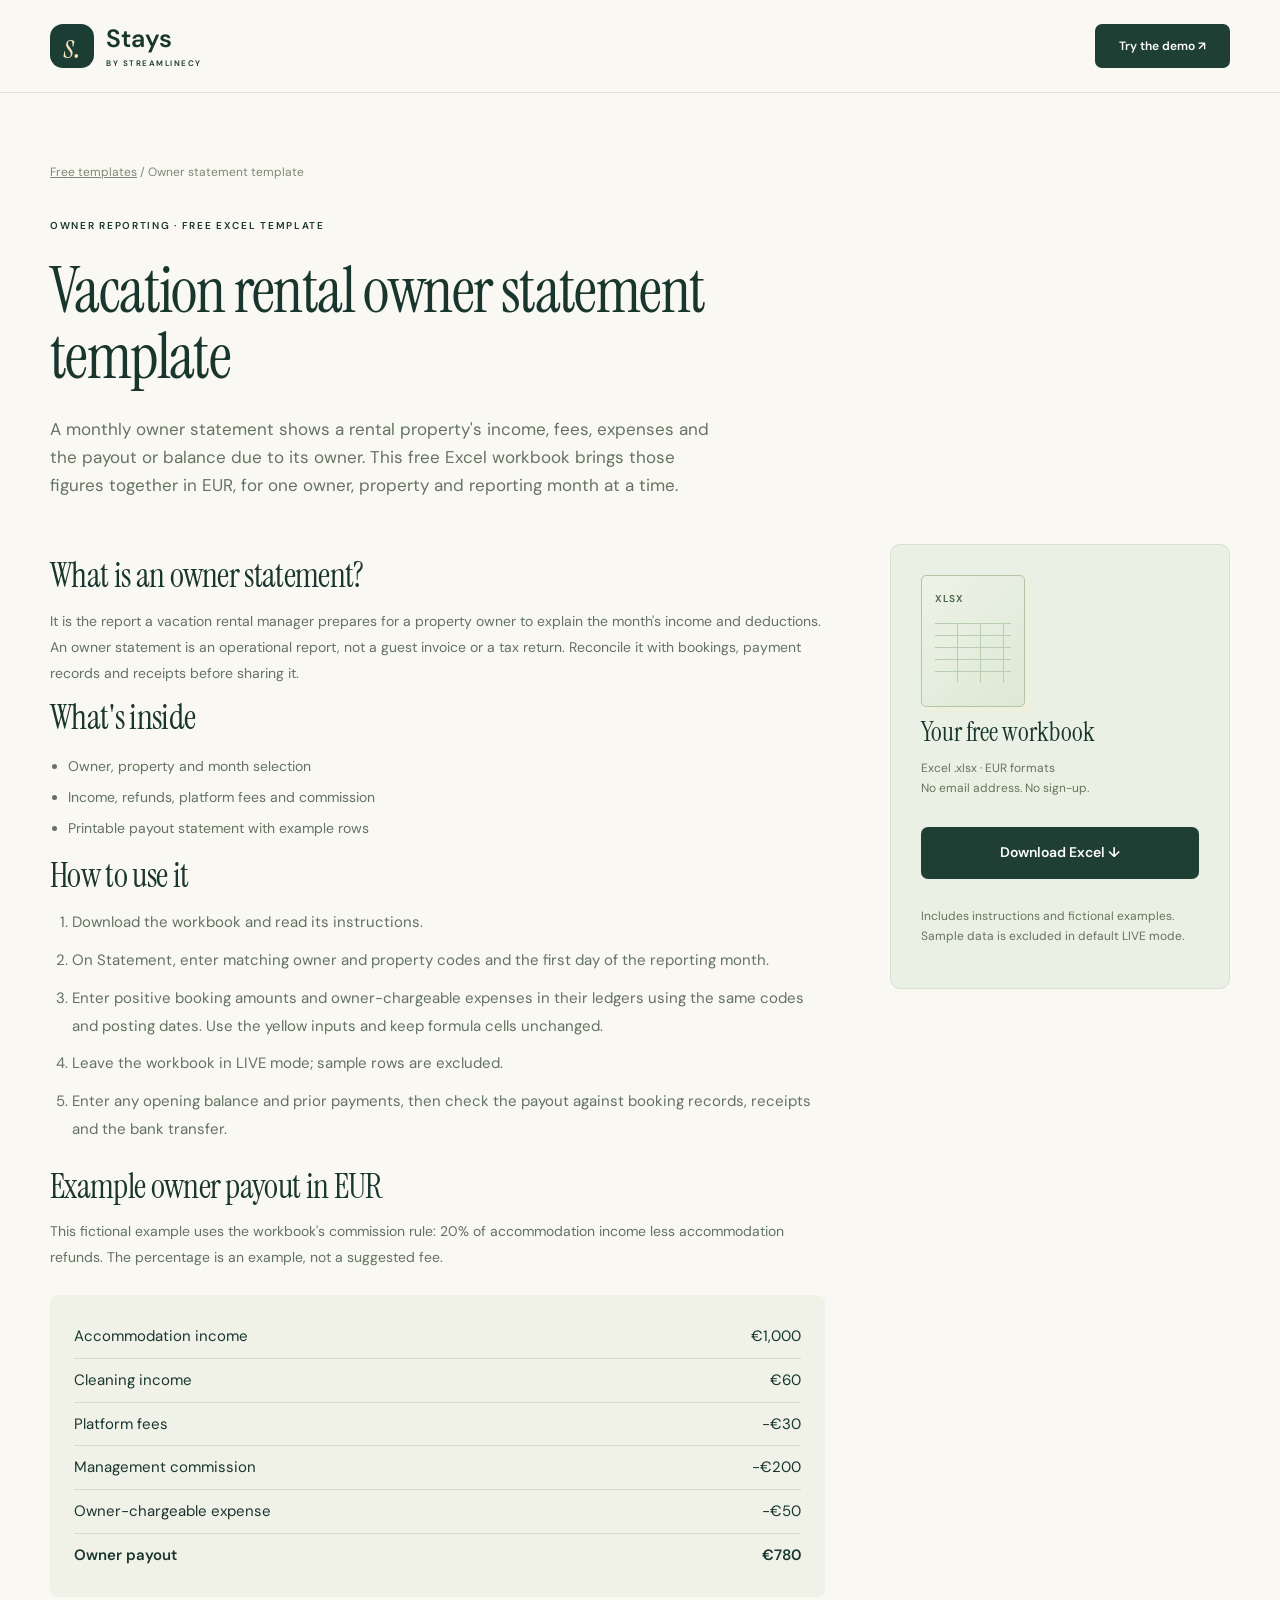
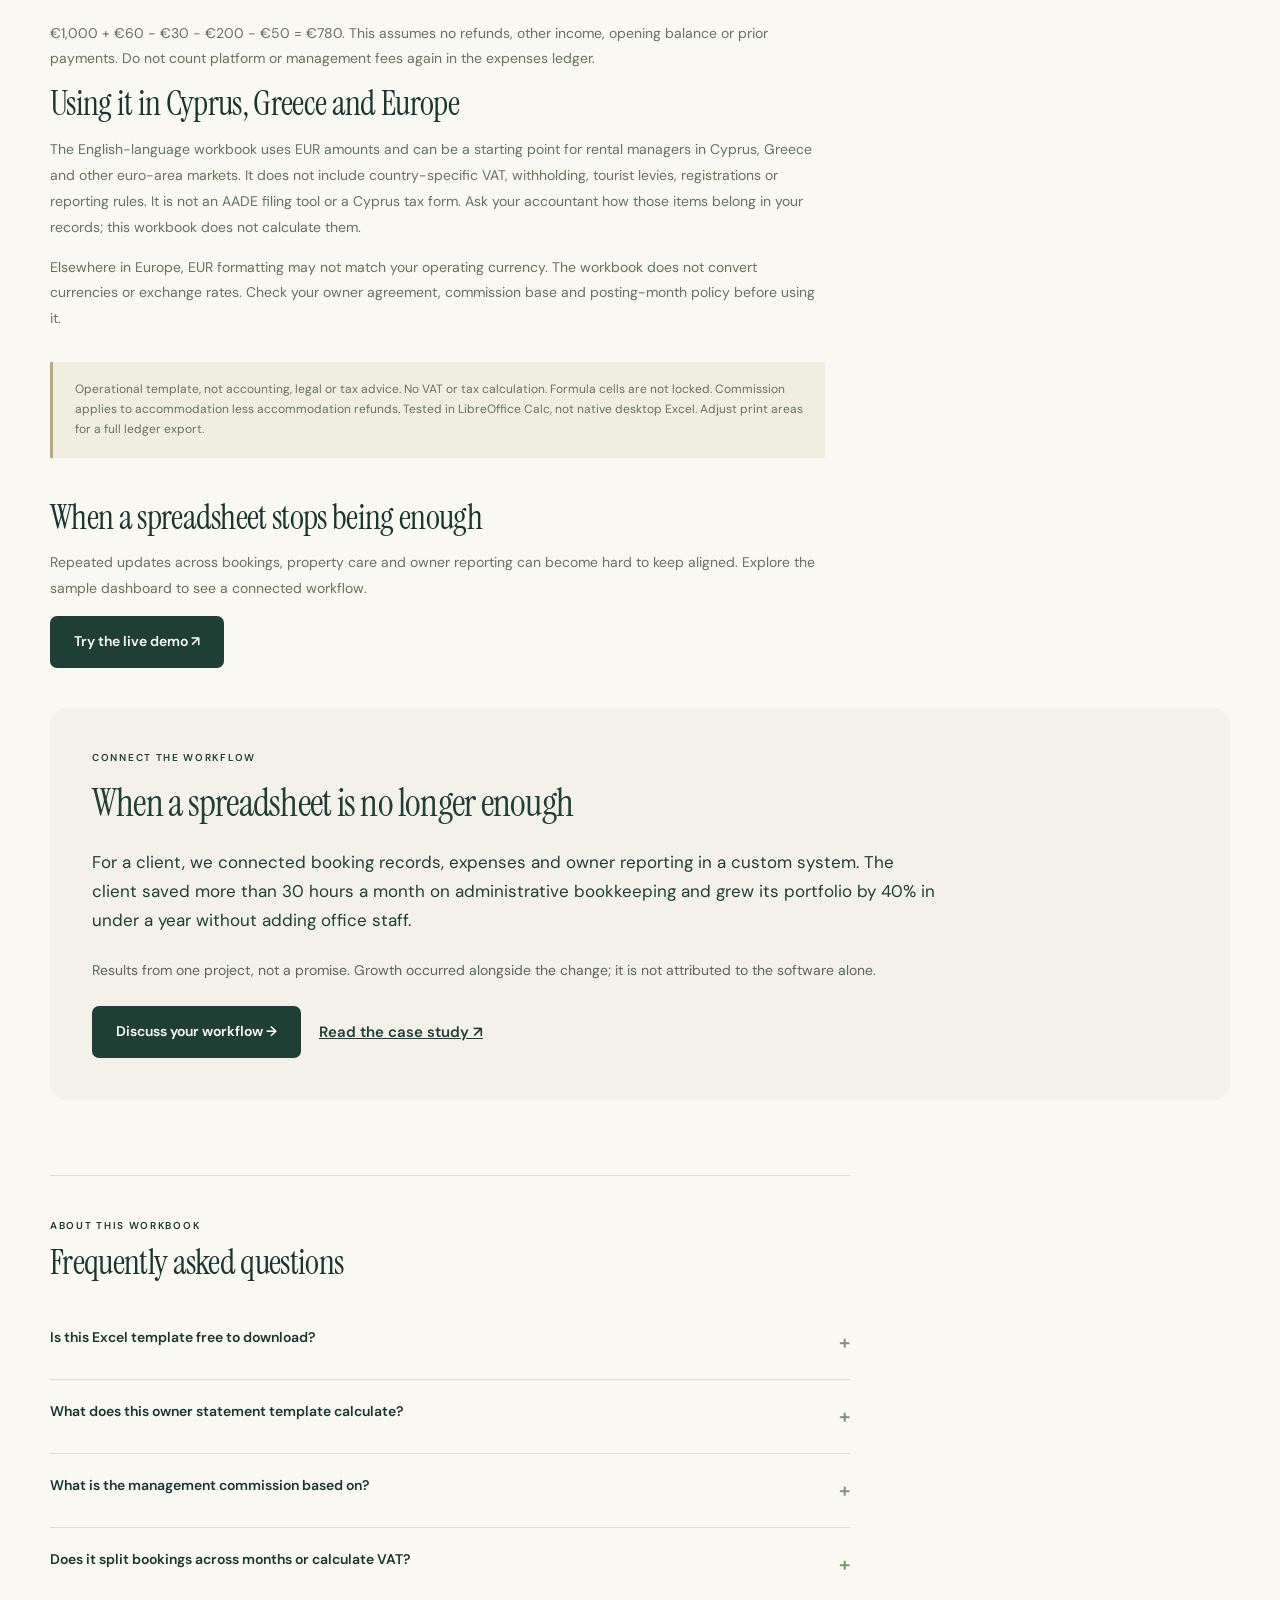
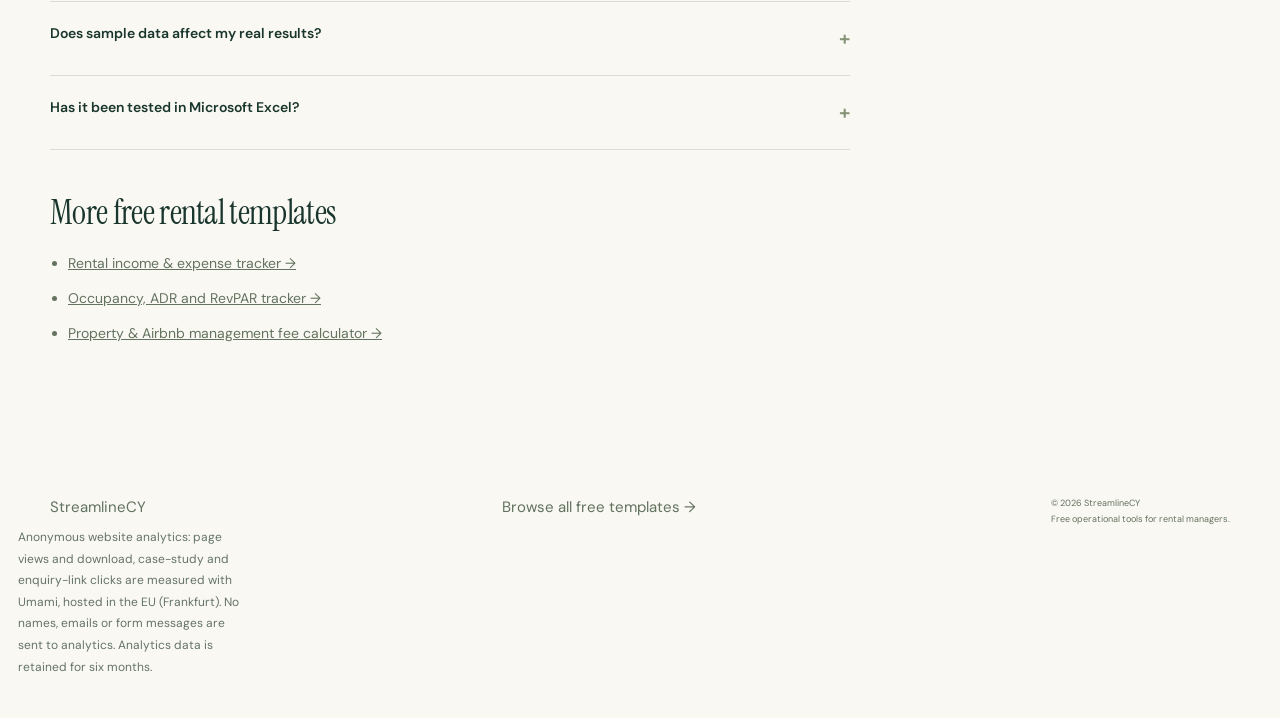
<file: templates/owner-statement/index.html>
<!doctype html><html lang="en"><head><meta charset="utf-8"><meta name="viewport" content="width=device-width,initial-scale=1"><title>Free Vacation Rental Owner Statement Template (Excel) | Stays</title><meta name="description" content="Free EUR owner statement spreadsheet for vacation rental managers. Track income, fees and owner payouts. No sign-up; no VAT or tax calculation."><link rel="canonical" href="https://stays.streamlinecy.com/templates/owner-statement/"><meta property="og:title" content="Free Vacation Rental Owner Statement Template (Excel)"><meta property="og:description" content="Turn monthly booking income, fees and expenses into a clear owner payout statement."><meta property="og:type" content="website"><meta property="og:url" content="https://stays.streamlinecy.com/templates/owner-statement/"><meta property="og:image" content="https://stays.streamlinecy.com/images/dashboard-preview.png"><meta name="twitter:card" content="summary_large_image"><link rel="preconnect" href="https://fonts.googleapis.com"><link rel="preconnect" href="https://fonts.gstatic.com" crossorigin><link href="https://fonts.googleapis.com/css2?family=DM+Sans:wght@400;500;600;700&family=Instrument+Serif:ital@0;1&display=swap" rel="stylesheet"><link rel="stylesheet" href="../../styles.css?v=5"><link rel="stylesheet" href="../../marketing.css?v=11"><script type="application/ld+json">{"@context": "https://schema.org", "@type": "WebPage", "name": "Free Vacation Rental Owner Statement Template (Excel)", "url": "https://stays.streamlinecy.com/templates/owner-statement/", "description": "Free EUR owner statement spreadsheet for vacation rental managers. Track income, fees and owner payouts. No sign-up; no VAT or tax calculation.", "publisher": {"@type": "Organization", "name": "StreamlineCY", "url": "https://streamlinecy.com"}, "mainEntity": {"@type": "DigitalDocument", "name": "Vacation rental owner statement template", "encodingFormat": "application/vnd.openxmlformats-officedocument.spreadsheetml.sheet", "url": "https://stays.streamlinecy.com/downloads/owner-statement.xlsx", "inLanguage": "en"}, "inLanguage": "en"}</script><script type="application/ld+json">{"@context": "https://schema.org", "@type": "FAQPage", "mainEntity": [{"@type": "Question", "name": "Is this Excel template free to download?", "acceptedAnswer": {"@type": "Answer", "text": "Yes. Download the .xlsx workbook directly without entering an email address or creating an account. It includes instructions and fictional examples."}}, {"@type": "Question", "name": "What does this owner statement template calculate?", "acceptedAnswer": {"@type": "Answer", "text": "It brings accommodation income, cleaning and other income, refunds, platform fees, commission, owner charges, opening balance and prior payments into a monthly payout statement for the selected owner and property."}}, {"@type": "Question", "name": "What is the management commission based on?", "acceptedAnswer": {"@type": "Answer", "text": "The commission is applied to accommodation income less accommodation refunds only. Check this matches your agreed owner terms before using the statement."}}, {"@type": "Question", "name": "Does it split bookings across months or calculate VAT?", "acceptedAnswer": {"@type": "Answer", "text": "No. Income falls in the entered posting month. There is no VAT, tax or withholding calculation; reconcile the statement with your accounting records."}}, {"@type": "Question", "name": "Does sample data affect my real results?", "acceptedAnswer": {"@type": "Answer", "text": "Sample rows are excluded in default LIVE mode. Use LIVE mode for your own records."}}, {"@type": "Question", "name": "Has it been tested in Microsoft Excel?", "acceptedAnswer": {"@type": "Answer", "text": "It is supplied as an Excel .xlsx file and was recalculated and tested in LibreOffice Calc, not native desktop Microsoft Excel. Check it in your spreadsheet app before relying on the results. Formula cells are not locked."}}]}</script><link rel="icon" href="/favicon.svg" type="image/svg+xml"><link rel="icon" href="/favicon.ico" sizes="any"><link rel="icon" href="/favicon-32.png" type="image/png" sizes="32x32"><link rel="apple-touch-icon" href="/apple-touch-icon.png"><link rel="manifest" href="/site.webmanifest"><meta name="theme-color" content="#203f34"><script type="application/ld+json">{"@context": "https://schema.org", "@type": "BreadcrumbList", "itemListElement": [{"@type": "ListItem", "position": 1, "name": "Stays", "item": "https://stays.streamlinecy.com/"}, {"@type": "ListItem", "position": 2, "name": "Free rental templates", "item": "https://stays.streamlinecy.com/#resources"}, {"@type": "ListItem", "position": 3, "name": "Owner statement template", "item": "https://stays.streamlinecy.com/templates/owner-statement/"}]}</script></head><body class="software"><nav class="s-nav"><div class="s-wrap nav-inner"><a class="s-brand" href="../../"><span class="brand-mark">s.</span><span>Stays<small>BY STREAMLINECY</small></span></a><a class="s-btn small" href="../../#dashboard">Try the demo ↗</a></div></nav><main class="s-wrap resource-page"><div class="breadcrumb"><a href="../../#resources">Free templates</a> / Owner statement template</div><span class="eyebrow" style="margin-top:35px">OWNER REPORTING · FREE EXCEL TEMPLATE</span><h1>Vacation rental owner statement template</h1><p class="lead">A monthly owner statement shows a rental property's income, fees, expenses and the payout or balance due to its owner. This free Excel workbook brings those figures together in EUR, for one owner, property and reporting month at a time.</p><div class="resource-layout"><div><h2>What is an owner statement?</h2><p>It is the report a vacation rental manager prepares for a property owner to explain the month's income and deductions. An owner statement is an operational report, not a guest invoice or a tax return. Reconcile it with bookings, payment records and receipts before sharing it.</p><h2>What's inside</h2><ul><li>Owner, property and month selection</li><li>Income, refunds, platform fees and commission</li><li>Printable payout statement with example rows</li></ul><h2>How to use it</h2><ol><li>Download the workbook and read its instructions.</li><li>On Statement, enter matching owner and property codes and the first day of the reporting month.</li><li>Enter positive booking amounts and owner-chargeable expenses in their ledgers using the same codes and posting dates. Use the yellow inputs and keep formula cells unchanged.</li><li>Leave the workbook in LIVE mode; sample rows are excluded.</li><li>Enter any opening balance and prior payments, then check the payout against booking records, receipts and the bank transfer.</li></ol><h2>Example owner payout in EUR</h2><p>This fictional example uses the workbook's commission rule: 20% of accommodation income less accommodation refunds. The percentage is an example, not a suggested fee.</p><dl class="statement-example"><div><dt>Accommodation income</dt><dd>€1,000</dd></div><div><dt>Cleaning income</dt><dd>€60</dd></div><div><dt>Platform fees</dt><dd>-€30</dd></div><div><dt>Management commission</dt><dd>-€200</dd></div><div><dt>Owner-chargeable expense</dt><dd>-€50</dd></div><div><dt>Owner payout</dt><dd>€780</dd></div></dl><p>€1,000 + €60 - €30 - €200 - €50 = €780. This assumes no refunds, other income, opening balance or prior payments. Do not count platform or management fees again in the expenses ledger.</p><h2>Using it in Cyprus, Greece and Europe</h2><p>The English-language workbook uses EUR amounts and can be a starting point for rental managers in Cyprus, Greece and other euro-area markets. It does not include country-specific VAT, withholding, tourist levies, registrations or reporting rules. It is not an AADE filing tool or a Cyprus tax form. Ask your accountant how those items belong in your records; this workbook does not calculate them.</p><p>Elsewhere in Europe, EUR formatting may not match your operating currency. The workbook does not convert currencies or exchange rates. Check your owner agreement, commission base and posting-month policy before using it.</p><div class="resource-caution">Operational template, not accounting, legal or tax advice. No VAT or tax calculation. Formula cells are not locked. Commission applies to accommodation less accommodation refunds. Tested in LibreOffice Calc, not native desktop Excel. Adjust print areas for a full ledger export.</div><h2 style="margin-top:42px">When a spreadsheet stops being enough</h2><p>Repeated updates across bookings, property care and owner reporting can become hard to keep aligned. Explore the sample dashboard to see a connected workflow.</p><a class="s-btn" href="../../#dashboard">Try the live demo ↗</a></div><aside class="download-panel"><div class="sheet-icon" aria-hidden="true"></div><h3>Your free workbook</h3><p>Excel .xlsx · EUR formats<br>No email address. No sign-up.</p><a class="s-btn" href="../../downloads/owner-statement.xlsx" download>Download Excel ↓</a><p>Includes instructions and fictional examples. Sample data is excluded in default LIVE mode.</p></aside></div><section class="case-proof template-case"><span class="eyebrow">CONNECT THE WORKFLOW</span><h2>When a spreadsheet is no longer enough</h2><p class="case-body">For a client, we connected booking records, expenses and owner reporting in a custom system. The client saved more than 30 hours a month on administrative bookkeeping and grew its portfolio by 40% in under a year without adding office staff.</p><p class="case-note">Results from one project, not a promise. Growth occurred alongside the change; it is not attributed to the software alone.</p><div class="case-actions"><a class="s-btn" href="../../#enquiry">Discuss your workflow →</a><a class="article-link" href="https://streamlinecy.com/blog/nicosia-property-management-crm-owner-portal-case-study">Read the case study ↗</a></div></section><section class="template-faq" aria-label="Template questions"><span class="eyebrow">ABOUT THIS WORKBOOK</span><h2>Frequently asked questions</h2><details><summary>Is this Excel template free to download?<span aria-hidden="true">+</span></summary><p>Yes. Download the .xlsx workbook directly without entering an email address or creating an account. It includes instructions and fictional examples.</p></details><details><summary>What does this owner statement template calculate?<span aria-hidden="true">+</span></summary><p>It brings accommodation income, cleaning and other income, refunds, platform fees, commission, owner charges, opening balance and prior payments into a monthly payout statement for the selected owner and property.</p></details><details><summary>What is the management commission based on?<span aria-hidden="true">+</span></summary><p>The commission is applied to accommodation income less accommodation refunds only. Check this matches your agreed owner terms before using the statement.</p></details><details><summary>Does it split bookings across months or calculate VAT?<span aria-hidden="true">+</span></summary><p>No. Income falls in the entered posting month. There is no VAT, tax or withholding calculation; reconcile the statement with your accounting records.</p></details><details><summary>Does sample data affect my real results?<span aria-hidden="true">+</span></summary><p>Sample rows are excluded in default LIVE mode. Use LIVE mode for your own records.</p></details><details><summary>Has it been tested in Microsoft Excel?<span aria-hidden="true">+</span></summary><p>It is supplied as an Excel .xlsx file and was recalculated and tested in LibreOffice Calc, not native desktop Microsoft Excel. Check it in your spreadsheet app before relying on the results. Formula cells are not locked.</p></details></section><section class="related-templates"><h2>More free rental templates</h2><ul><li><a href="../rental-income-expense-tracker/">Rental income &amp; expense tracker →</a></li><li><a href="../occupancy-adr-revpar/">Occupancy, ADR and RevPAR tracker →</a></li><li><a href="../management-fee-calculator/">Property & Airbnb management fee calculator →</a></li></ul></section></main><footer class="s-footer"><div class="s-wrap"><a href="https://streamlinecy.com">StreamlineCY</a><a href="../../#resources">Browse all free templates →</a><p>© 2026 StreamlineCY<br>Free operational tools for rental managers.</p></div><p class="analytics-notice">Anonymous website analytics: page views and download, case-study and enquiry-link clicks are measured with Umami, hosted in the EU (Frankfurt). No names, emails or form messages are sent to analytics. Analytics data is retained for six months.</p></footer><script defer src="../../analytics.js?v=2"></script><script defer src="https://cloud.umami.is/script.js" data-website-id="5cbe8f70-e239-45df-879b-1a55b683f248" data-domains="stays.streamlinecy.com" data-exclude-search="true" data-exclude-hash="true" data-do-not-track="true" data-before-send="staysAnalyticsBeforeSend"></script></body></html>
</file>
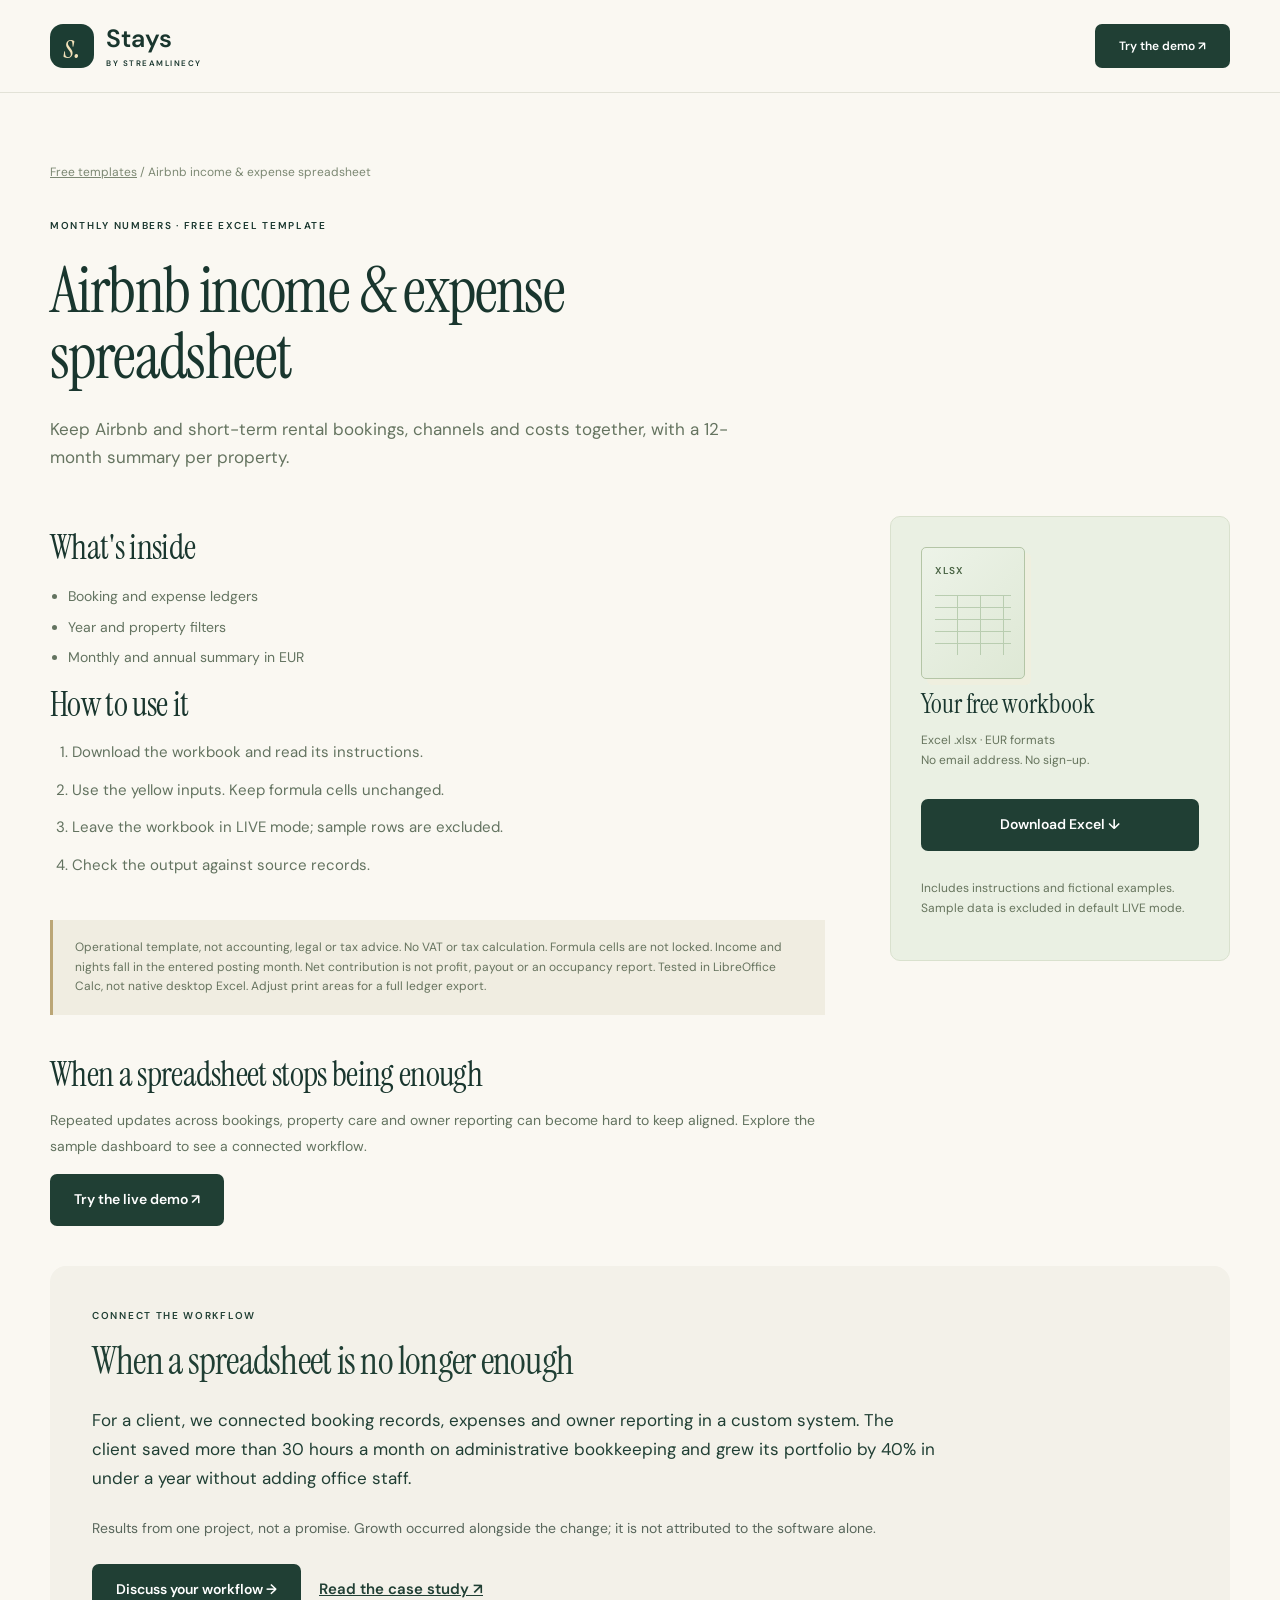
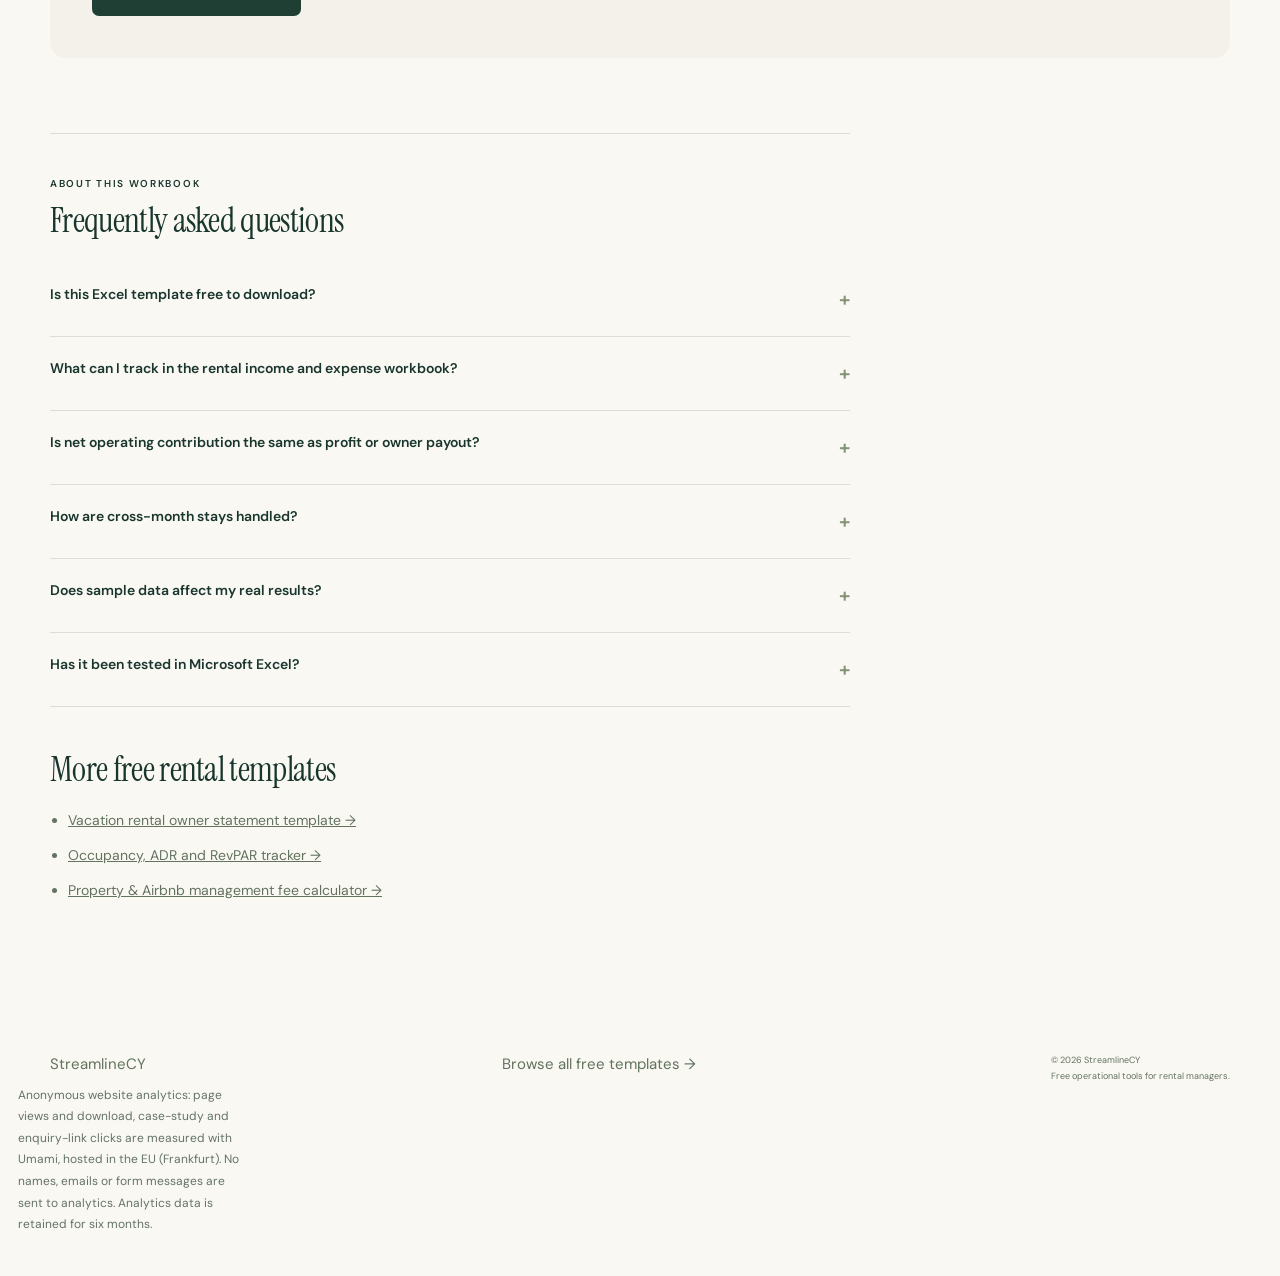
<file: templates/rental-income-expense-tracker/index.html>
<!doctype html><html lang="en"><head><meta charset="utf-8"><meta name="viewport" content="width=device-width,initial-scale=1"><title>Free Airbnb Income &amp; Expense Spreadsheet (Excel) | Stays</title><meta name="description" content="Free Airbnb income and expense spreadsheet for short-term rental hosts: bookings, channels and costs, with a 12-month summary per property. Excel download, no sign-up."><link rel="canonical" href="https://stays.streamlinecy.com/templates/rental-income-expense-tracker/"><meta property="og:title" content="Free Airbnb income &amp; expense spreadsheet (Excel)"><meta property="og:description" content="Bookings, channels and costs together, with a 12-month summary per property. Free Excel download."><meta property="og:type" content="website"><meta property="og:url" content="https://stays.streamlinecy.com/templates/rental-income-expense-tracker/"><meta property="og:image" content="https://stays.streamlinecy.com/images/dashboard-preview.png"><meta name="twitter:card" content="summary_large_image"><link rel="preconnect" href="https://fonts.googleapis.com"><link rel="preconnect" href="https://fonts.gstatic.com" crossorigin><link href="https://fonts.googleapis.com/css2?family=DM+Sans:wght@400;500;600;700&family=Instrument+Serif:ital@0;1&display=swap" rel="stylesheet"><link rel="stylesheet" href="../../styles.css?v=5"><link rel="stylesheet" href="../../marketing.css?v=11"><script type="application/ld+json">{"@context": "https://schema.org", "@type": "WebPage", "name": "Free Airbnb income & expense spreadsheet for rental managers", "url": "https://stays.streamlinecy.com/templates/rental-income-expense-tracker/", "description": "Bookings, channels and costs together, with a 12-month summary per property.", "publisher": {"@type": "Organization", "name": "StreamlineCY", "url": "https://streamlinecy.com"}, "mainEntity": {"@type": "DigitalDocument", "name": "Airbnb income & expense spreadsheet", "encodingFormat": "application/vnd.openxmlformats-officedocument.spreadsheetml.sheet", "url": "https://stays.streamlinecy.com/downloads/rental-income-expense-tracker.xlsx"}}</script><script type="application/ld+json">{"@context": "https://schema.org", "@type": "FAQPage", "mainEntity": [{"@type": "Question", "name": "Is this Excel template free to download?", "acceptedAnswer": {"@type": "Answer", "text": "Yes. Download the .xlsx workbook directly without entering an email address or creating an account. It includes instructions and fictional examples."}}, {"@type": "Question", "name": "What can I track in the rental income and expense workbook?", "acceptedAnswer": {"@type": "Answer", "text": "Booking income, booking channels and expenses feed a 12-month summary for the selected year and property, or all properties."}}, {"@type": "Question", "name": "Is net operating contribution the same as profit or owner payout?", "acceptedAnswer": {"@type": "Answer", "text": "No. It is an operational summary of entered income, fees and expenses. It is not an accounting profit figure or an owner payout."}}, {"@type": "Question", "name": "How are cross-month stays handled?", "acceptedAnswer": {"@type": "Answer", "text": "Income and nights fall entirely in the entered posting month. The workbook does not split stays across months and is not an occupancy report."}}, {"@type": "Question", "name": "Does sample data affect my real results?", "acceptedAnswer": {"@type": "Answer", "text": "Sample rows are excluded in default LIVE mode. Use LIVE mode for your own records."}}, {"@type": "Question", "name": "Has it been tested in Microsoft Excel?", "acceptedAnswer": {"@type": "Answer", "text": "It is supplied as an Excel .xlsx file and was recalculated and tested in LibreOffice Calc, not native desktop Microsoft Excel. Check it in your spreadsheet app before relying on the results. Formula cells are not locked."}}]}</script><link rel="icon" href="/favicon.svg" type="image/svg+xml"><link rel="icon" href="/favicon.ico" sizes="any"><link rel="icon" href="/favicon-32.png" type="image/png" sizes="32x32"><link rel="apple-touch-icon" href="/apple-touch-icon.png"><link rel="manifest" href="/site.webmanifest"><meta name="theme-color" content="#203f34"></head><body class="software"><nav class="s-nav"><div class="s-wrap nav-inner"><a class="s-brand" href="../../"><span class="brand-mark">s.</span><span>Stays<small>BY STREAMLINECY</small></span></a><a class="s-btn small" href="../../#dashboard">Try the demo ↗</a></div></nav><main class="s-wrap resource-page"><div class="breadcrumb"><a href="../../#resources">Free templates</a> / Airbnb income & expense spreadsheet</div><span class="eyebrow" style="margin-top:35px">MONTHLY NUMBERS · FREE EXCEL TEMPLATE</span><h1>Airbnb income & expense spreadsheet</h1><p class="lead">Keep Airbnb and short-term rental bookings, channels and costs together, with a 12-month summary per property.</p><div class="resource-layout"><div><h2>What's inside</h2><ul><li>Booking and expense ledgers</li><li>Year and property filters</li><li>Monthly and annual summary in EUR</li></ul><h2>How to use it</h2><ol><li>Download the workbook and read its instructions.</li><li>Use the yellow inputs. Keep formula cells unchanged.</li><li>Leave the workbook in LIVE mode; sample rows are excluded.</li><li>Check the output against source records.</li></ol><div class="resource-caution">Operational template, not accounting, legal or tax advice. No VAT or tax calculation. Formula cells are not locked. Income and nights fall in the entered posting month. Net contribution is not profit, payout or an occupancy report. Tested in LibreOffice Calc, not native desktop Excel. Adjust print areas for a full ledger export.</div><h2 style="margin-top:42px">When a spreadsheet stops being enough</h2><p>Repeated updates across bookings, property care and owner reporting can become hard to keep aligned. Explore the sample dashboard to see a connected workflow.</p><a class="s-btn" href="../../#dashboard">Try the live demo ↗</a></div><aside class="download-panel"><div class="sheet-icon" aria-hidden="true"></div><h3>Your free workbook</h3><p>Excel .xlsx · EUR formats<br>No email address. No sign-up.</p><a class="s-btn" href="../../downloads/rental-income-expense-tracker.xlsx" download>Download Excel ↓</a><p>Includes instructions and fictional examples. Sample data is excluded in default LIVE mode.</p></aside></div><section class="case-proof template-case"><span class="eyebrow">CONNECT THE WORKFLOW</span><h2>When a spreadsheet is no longer enough</h2><p class="case-body">For a client, we connected booking records, expenses and owner reporting in a custom system. The client saved more than 30 hours a month on administrative bookkeeping and grew its portfolio by 40% in under a year without adding office staff.</p><p class="case-note">Results from one project, not a promise. Growth occurred alongside the change; it is not attributed to the software alone.</p><div class="case-actions"><a class="s-btn" href="../../#enquiry">Discuss your workflow →</a><a class="article-link" href="https://streamlinecy.com/blog/nicosia-property-management-crm-owner-portal-case-study">Read the case study ↗</a></div></section><section class="template-faq" aria-label="Template questions"><span class="eyebrow">ABOUT THIS WORKBOOK</span><h2>Frequently asked questions</h2><details><summary>Is this Excel template free to download?<span aria-hidden="true">+</span></summary><p>Yes. Download the .xlsx workbook directly without entering an email address or creating an account. It includes instructions and fictional examples.</p></details><details><summary>What can I track in the rental income and expense workbook?<span aria-hidden="true">+</span></summary><p>Booking income, booking channels and expenses feed a 12-month summary for the selected year and property, or all properties.</p></details><details><summary>Is net operating contribution the same as profit or owner payout?<span aria-hidden="true">+</span></summary><p>No. It is an operational summary of entered income, fees and expenses. It is not an accounting profit figure or an owner payout.</p></details><details><summary>How are cross-month stays handled?<span aria-hidden="true">+</span></summary><p>Income and nights fall entirely in the entered posting month. The workbook does not split stays across months and is not an occupancy report.</p></details><details><summary>Does sample data affect my real results?<span aria-hidden="true">+</span></summary><p>Sample rows are excluded in default LIVE mode. Use LIVE mode for your own records.</p></details><details><summary>Has it been tested in Microsoft Excel?<span aria-hidden="true">+</span></summary><p>It is supplied as an Excel .xlsx file and was recalculated and tested in LibreOffice Calc, not native desktop Microsoft Excel. Check it in your spreadsheet app before relying on the results. Formula cells are not locked.</p></details></section><section class="related-templates"><h2>More free rental templates</h2><ul><li><a href="../owner-statement/">Vacation rental owner statement template →</a></li><li><a href="../occupancy-adr-revpar/">Occupancy, ADR and RevPAR tracker →</a></li><li><a href="../management-fee-calculator/">Property & Airbnb management fee calculator →</a></li></ul></section></main><footer class="s-footer"><div class="s-wrap"><a href="https://streamlinecy.com">StreamlineCY</a><a href="../../#resources">Browse all free templates →</a><p>© 2026 StreamlineCY<br>Free operational tools for rental managers.</p></div><p class="analytics-notice">Anonymous website analytics: page views and download, case-study and enquiry-link clicks are measured with Umami, hosted in the EU (Frankfurt). No names, emails or form messages are sent to analytics. Analytics data is retained for six months.</p></footer><script defer src="../../analytics.js?v=2"></script><script defer src="https://cloud.umami.is/script.js" data-website-id="5cbe8f70-e239-45df-879b-1a55b683f248" data-domains="stays.streamlinecy.com" data-exclude-search="true" data-exclude-hash="true" data-do-not-track="true" data-before-send="staysAnalyticsBeforeSend"></script></body></html>
</file>
<file: styles.css>
:root{--ink:#17332f;--deep:#0d2a26;--coral:#cf7556;--sand:#ead6ae;--muted:#6b7b77;--line:#dfe6e2;--bg:#f4f6f3}*{box-sizing:border-box}html{scroll-behavior:smooth}body{margin:0;font-family:'DM Sans',sans-serif;color:var(--ink)}a{color:inherit;text-decoration:none}button{font:inherit;cursor:pointer}.hide{display:none!important}.wrap{max-width:1180px;width:calc(100% - 48px);margin:auto}.demo{height:34px;background:var(--sand);display:flex;align-items:center;justify-content:center;gap:15px;font-size:10px;letter-spacing:.12em;font-weight:700}.demo a{text-decoration:underline}.demo span{opacity:.55}.brand{display:flex;gap:10px;align-items:center}.brand i{border:1px solid;border-radius:50%;width:38px;height:38px;display:grid;place-items:center;font:italic 18px 'Instrument Serif'}.brand b{font-size:14px;line-height:1;display:flex;flex-direction:column}.brand small{font-size:7px;letter-spacing:.25em;margin-top:6px}.brand.light{color:white}#site>nav{height:90px;display:flex;align-items:center;justify-content:space-between}.links{display:flex;gap:35px;font-size:12px;font-weight:600}.outline,.primary,.sand{border:0;border-radius:30px;padding:13px 21px;font-size:11px;font-weight:700}.outline{border:1px solid #b8c6c1;background:white}.primary{background:#1b5148;color:white}.sand{display:inline-block;background:var(--sand);color:var(--deep)}.hero{display:grid;grid-template-columns:1fr 1.03fr;gap:70px;align-items:center;padding:30px 0 70px;min-height:620px}label{font-size:9px;letter-spacing:.18em;font-weight:700}.hero h1,.loginleft h1{font:400 70px/.92 'Instrument Serif';margin:22px 0}.hero em,h2 em,.loginleft em{color:var(--coral);font-weight:400}.hero>div:first-child>p{max-width:480px;color:var(--muted);font-size:16px;line-height:1.7}.actions{display:flex;gap:26px;align-items:center;margin:30px 0 42px;font-size:11px}.rating{font-size:10px;color:var(--muted)}.rating b{font-size:15px;color:var(--ink)}.rating span{color:#c88c39}.heroimg{height:530px;position:relative;overflow:hidden;border-radius:4px 46% 4px 4px;box-shadow:0 25px 70px #183b3423}.heroimg>img{width:100%;height:100%;object-fit:cover}.heroimg:after{content:'';position:absolute;inset:50% 0 0;background:linear-gradient(transparent,#092c2866)}.heroimg aside{position:absolute;z-index:2;right:22px;bottom:22px;background:#fff;padding:14px 18px;border-radius:8px;display:flex;flex-direction:column;width:170px}.heroimg aside small{color:var(--coral);font-size:8px;letter-spacing:.12em}.heroimg aside b{font-size:11px;margin:5px 0}.heroimg aside span{font-size:8px;color:var(--muted)}.photo-caption{position:absolute;z-index:2;left:22px;bottom:24px;color:white;font:18px/1.05 'Instrument Serif'}.ticker{background:var(--deep);color:#e9d7b4;text-align:center;padding:15px;font-size:9px;letter-spacing:.24em}.collection{padding:110px 0}.collection>header{display:flex;justify-content:space-between;align-items:end;margin-bottom:45px}.collection h2,.services h2,.owner h2,.contact h2{font:400 52px/.95 'Instrument Serif';margin:15px 0}.collection>header>p{max-width:400px;color:var(--muted);font-size:13px;line-height:1.7}.properties{display:grid;grid-template-columns:repeat(3,1fr);gap:22px}.properties article>div{height:360px;position:relative;overflow:hidden}.properties img{width:100%;height:100%;object-fit:cover;transition:.4s}.properties article:hover img{transform:scale(1.03)}.properties article>div span{position:absolute;top:14px;left:14px;background:#fffffff0;padding:8px 10px;font-size:8px;letter-spacing:.1em}.properties footer{position:relative;padding:14px 3px}.properties h3{font:400 23px 'Instrument Serif';margin:0}.properties p{font-size:9px;color:var(--muted);margin:5px 0}.properties footer>b{position:absolute;right:3px;top:17px;font-size:11px}.properties footer small{font-weight:400;color:var(--muted)}.services{background:var(--deep);color:white;padding:105px 0}.servicegrid{display:grid;grid-template-columns:.9fr 1.1fr;gap:120px}.services label{color:#b8cbc4}.services>div>div:first-child p{color:#9eb0aa;line-height:1.7;font-size:13px;margin-bottom:26px}.servicelist article{display:grid;grid-template-columns:50px 1fr;border-top:1px solid #ffffff22;padding:25px 0}.servicelist>article>b{font-size:10px;color:#d99773}.servicelist h3{font:400 26px 'Instrument Serif';margin:0 0 6px}.servicelist p{margin:0;color:#9eb0aa;font-size:12px;line-height:1.6}.owner{display:grid;grid-template-columns:.85fr 1.15fr;gap:100px;align-items:center;padding:110px 0}.owner>div:first-child>p{color:var(--muted);line-height:1.7;font-size:13px}.mini{padding:30px;background:#f8f9f6;border:1px solid var(--line);box-shadow:0 20px 60px #183b341c}.mini>small{font-size:8px;letter-spacing:.13em}.mini>div{display:grid;grid-template-columns:1fr 1fr;gap:15px;margin:22px 0}.mini article{background:#fff;padding:17px;display:flex;flex-direction:column}.mini span{font-size:8px;color:var(--muted)}.mini b{font-size:24px;margin:7px 0}.mini em{font-size:8px;color:#49816d}.mini figure{height:130px;border-bottom:1px solid var(--line);display:flex;align-items:end;gap:11px;margin:0}.mini figure i{flex:1;background:#acc1b8}.mini figure i:nth-last-child(-n+2){background:#1b5148}.contact{background:var(--coral);color:white;padding:80px 0 20px}.contact>.wrap{display:grid;grid-template-columns:1.4fr .6fr}.contact h2 em{color:var(--deep)}.contact .wrap>div:last-child{padding-top:20px;font-size:12px}.contact .wrap>div:last-child>small{font-size:8px;letter-spacing:.1em;opacity:.75}.credit{border-top:1px solid #ffffff44;max-width:1180px;width:calc(100% - 48px);margin:55px auto 0;padding-top:18px;font-size:8px}.credit a{text-decoration:underline}
.loginview{min-height:calc(100vh - 34px);display:grid;grid-template-columns:1.1fr .9fr;background:#f2ede3;padding:25px}.loginleft{background:var(--deep);color:white;padding:45px 55px;display:flex;flex-direction:column;justify-content:space-between}.loginleft h1{font-size:55px;max-width:600px}.loginleft>div>p{color:#a5b6b0;line-height:1.7}.loginleft>small{font-size:8px;letter-spacing:.14em;color:#88a099}#loginform{background:white;padding:70px 80px;display:flex;flex-direction:column;justify-content:center;gap:16px}#loginform h2{font:400 44px 'Instrument Serif';margin:4px 0}#loginform>p{font-size:12px;color:var(--muted);margin:0 0 12px}#loginform>b{font-size:10px}#loginform input{padding:14px;border:1px solid var(--line)}#loginform .back,.dashboard .back{border:0;background:none;color:#55776e;font-size:10px}#loginform>small{text-align:center;color:#96a29e;font-size:8px}
.dashboard{min-height:calc(100vh - 34px);background:var(--bg);display:flex}.dashboard>aside{position:fixed;top:34px;bottom:0;width:230px;background:var(--deep);color:white;padding:25px 17px;display:flex;flex-direction:column}.dashboard aside nav{margin-top:40px;display:flex;flex-direction:column;gap:5px}.dashboard aside nav button{border:0;background:none;color:#9aada6;text-align:left;padding:12px;border-radius:5px;font-size:11px;font-weight:600}.dashboard aside nav button.active,.dashboard aside nav button:hover{background:#234a43;color:white}.dashboard aside nav i{float:right;background:var(--coral);font-style:normal;border-radius:15px;padding:2px 6px;font-size:8px}.property{margin-top:auto;border-top:1px solid #ffffff1f;padding:18px 4px;display:flex;flex-direction:column}.property small{font-size:7px;letter-spacing:.13em;color:#789189}.property b{font-size:9px;margin:10px 0 4px}.property span{font-size:7px;color:#81978f}.dashboard>aside>p{font-size:8px;line-height:1.5;color:#799189}.dashboard>aside>p a{text-decoration:underline;color:#e4ca97}.dashboard>main{margin-left:230px;width:calc(100% - 230px);display:flex;min-height:calc(100vh - 34px);flex-direction:column}.dashboard>main>header{height:98px;background:white;border-bottom:1px solid var(--line);padding:0 34px;display:flex;align-items:center;justify-content:space-between}.dashboard main header small{color:var(--muted);font-size:8px}.dashboard main header h2{font-family:'DM Sans';font-size:21px;margin:6px 0}.avatar{width:38px;height:38px;border-radius:50%;background:#dec38d;display:grid;place-items:center;font-size:10px}.dashcontent{padding:25px 30px;flex:1}.tab{display:none}.tab.active{display:block}.notice{background:#e4eee8;border-left:3px solid #62a08a;padding:14px;font-size:9px}.notice button{float:right;border:0;background:none;color:#386f5d;font-weight:700;font-size:9px}.stats{display:grid;grid-template-columns:repeat(4,1fr);gap:13px;margin:15px 0}.stats article,.panel{background:#fff;border:1px solid var(--line);border-radius:4px;padding:18px}.stats small,.panel>small,.pagetitle small{font-size:7px;letter-spacing:.13em;color:#768983}.stats article>b{display:block;font-size:25px;margin:17px 0 7px}.stats p{font-size:8px;color:var(--muted);margin:0}.twocol{display:grid;grid-template-columns:1.2fr .8fr;gap:13px}.panel h3{font-size:14px}.panel h3 span{font-size:8px;color:var(--muted);font-weight:400}.chart{height:190px;border-bottom:1px solid var(--line);display:flex;gap:30px;align-items:end;padding:0 25px}.chart i{flex:1;background:#afc2ba}.chart i:last-child{background:#1b5148}.months{text-align:center;font-size:7px;color:#83918d;margin-top:8px;word-spacing:17px}.schedule>div{display:grid;grid-template-columns:40px 1fr auto;gap:10px;align-items:center;border-top:1px solid var(--line);padding:11px 0}.schedule>div>b{border:1px solid var(--line);padding:7px;text-align:center;font-size:12px}.schedule p{display:flex;flex-direction:column;margin:0}.schedule em{font-size:6px;color:#3c7864;font-style:normal}.schedule strong{font-size:9px;margin:4px 0}.schedule span,.schedule time{font-size:7px;color:var(--muted)}.pagetitle{display:flex;justify-content:space-between;align-items:end;margin-bottom:20px}.pagetitle h2{font:600 26px 'DM Sans';margin:5px 0}.table{padding:0;overflow:auto}table{width:100%;border-collapse:collapse;font-size:9px}th{text-align:left;padding:14px;background:#f9faf8;color:var(--muted);font-size:7px}td{border-top:1px solid var(--line);padding:16px}td small{display:block;color:var(--muted);margin-top:4px}td em,.cards em{font-size:7px;background:#e6f0eb;color:#3c7562;padding:5px;font-style:normal}.cards{display:grid;grid-template-columns:1fr 1fr;gap:14px}.cards.three{grid-template-columns:repeat(3,1fr)}.cards .panel p{font-size:9px;color:var(--muted);line-height:1.6}.cards .panel hr{border:0;border-top:1px solid var(--line);margin:18px 0}.cards .panel>b{display:block;font-size:11px;margin-top:10px}.statement p{display:flex;justify-content:space-between}.statement .net{font-size:14px;color:var(--ink)}.dashboard>main>footer{background:white;border-top:1px solid var(--line);padding:14px 30px;font-size:8px;display:flex;justify-content:space-between}.dashboard>main>footer a{text-decoration:underline;color:#3d7463}
@media(max-width:700px){.wrap{width:calc(100% - 30px)}.demo{font-size:7px;gap:7px}.demo span,.links{display:none}#site>nav{height:74px}.hero{grid-template-columns:1fr;gap:35px;padding-top:45px}.hero h1{font-size:46px}.heroimg{height:400px}.collection{padding:75px 0}.collection>header{display:block}.collection h2,.services h2,.owner h2,.contact h2{font-size:42px}.properties{grid-template-columns:1fr}.servicegrid,.owner{grid-template-columns:1fr;gap:50px}.services{padding:75px 0}.owner{padding:75px 0}.contact>.wrap{grid-template-columns:1fr}.loginview{padding:0;grid-template-columns:1fr}.loginleft{min-height:330px;padding:30px}.loginleft h1{font-size:40px}#loginform{padding:45px 28px}.dashboard>aside{display:none}.dashboard>main{margin:0;width:100%}.dashboard>main>header{padding:0 16px}.dashcontent{padding:15px}.stats{grid-template-columns:1fr 1fr}.twocol,.cards,.cards.three{grid-template-columns:1fr}.dashboard>main>footer span{display:none}}

/* ---- interactive demo additions ---- */
.dashboard aside nav i:empty{display:none}
.property select{margin:8px 0 4px;background:#234a43;color:#fff;border:1px solid #ffffff2a;border-radius:5px;padding:7px;font:600 11px 'DM Sans'}
.property span{font-size:9px}
.addprop,.resetbtn{border:1px dashed #ffffff40;background:none;color:#e4ca97;border-radius:5px;padding:8px;font-size:10px;margin-top:10px;text-align:left}
.resetbtn{border:0;color:#799189;padding:4px 0;margin:4px 0 8px}
.dashboard>aside .back{text-align:left;padding:4px 0}
.mbar{display:none}
.quick{display:flex;flex-wrap:wrap;gap:8px;margin:0 0 15px}
.quick .outline,.btns .outline{padding:9px 14px;font-size:10px}
.btns{display:flex;gap:8px;align-items:center}
.btns select,.toolbar select,.toolbar input{padding:9px 12px;border:1px solid var(--line);border-radius:20px;font:11px 'DM Sans';background:#fff}
.toolbar{display:flex;gap:8px;margin-bottom:12px}.toolbar input{flex:1;max-width:320px}
.clickable{cursor:pointer}.clickable:hover{background:#f6f9f7}
td.chev{color:#9aa9a4;font-size:14px}
.hint{font-size:9px;color:var(--muted)}
.empty{font-size:10px;color:var(--muted);padding:14px}
.sub{font-size:10px;letter-spacing:.1em;color:var(--muted);margin:22px 0 10px;text-transform:uppercase}
.cact{display:flex;gap:6px;margin-top:12px}
.sm{padding:7px 12px!important;font-size:9px!important}
em.s-done,em.s-completed,em.s-completed{background:#eef0ef;color:#6b7b77}
em.s-in-progress,em.s-in-house{background:#fbeee2;color:#b0643f}
em.s-cancelled{background:#f8e6e3;color:#a4473b}
em.s-urgent{background:#a4473b;color:#fff;margin-left:4px}
em.s-owner-stay{background:#ede7f6;color:#5a4a86}
em.s-reported{background:#fff4d6;color:#8a6a1a}
.cards em,td em{display:inline-block}
.propgrid{display:grid;grid-template-columns:repeat(3,1fr);gap:14px}
.pcard{padding:0;overflow:hidden}.pcard.cur{outline:2px solid #1b5148}
.pimg{height:150px;position:relative}.pimg img{width:100%;height:100%;object-fit:cover}.pimg span{position:absolute;top:10px;left:10px;background:#fffffff0;padding:5px 8px;font-size:7px;letter-spacing:.1em}
.pcard h3,.pcard>p{margin:12px 16px 0}.pcard>p{font-size:9px;color:var(--muted);margin-top:4px}
.pstats{display:grid;grid-template-columns:repeat(4,1fr);gap:4px;margin:14px 16px;font-size:8px;color:var(--muted)}.pstats b{display:block;font-size:13px;color:var(--ink)}
.pact{display:flex;gap:6px;margin:0 16px 16px}.pact button{padding:8px 13px;font-size:10px}
.addcard{border:2px dashed #c7d3ce;background:#fafbf9;display:flex;flex-direction:column;align-items:center;justify-content:center;gap:6px;min-height:300px;color:var(--ink);font-size:12px;font-weight:700}.addcard b{font-size:34px;font-weight:400;color:#1b5148}.addcard small{font-weight:400;color:var(--muted);font-size:9px}.addcard:hover{border-color:#1b5148}
.statement details{margin-top:14px;font-size:9px}.statement summary{cursor:pointer;color:#386f5d;font-weight:700}
.hrow{display:grid!important;grid-template-columns:1fr auto auto;gap:14px;align-items:center}
.link{border:0;background:none;color:#386f5d;font-weight:700;font-size:9px;padding:0}
.modal{position:fixed;inset:0;background:#0d2a2699;z-index:50;display:grid;place-items:center;padding:16px}
.sheet{background:#fff;border-radius:8px;width:min(560px,100%);max-height:90vh;overflow:auto;padding:26px 28px;position:relative;box-shadow:0 30px 80px #0005}
.sheet h3{font:400 30px 'Instrument Serif';margin:0 0 16px}.sheet h3 small{font:12px 'DM Sans';color:var(--muted)}
.x{position:absolute;right:14px;top:10px;border:0;background:none;font-size:24px;color:var(--muted)}
#mform{display:grid;grid-template-columns:1fr 1fr;gap:12px}
.f{display:flex;flex-direction:column;gap:5px;font-size:10px;font-weight:700;letter-spacing:0}.f.wide{grid-column:1/-1}
.f input,.f select,.f textarea{padding:10px;border:1px solid var(--line);border-radius:5px;font:12px 'DM Sans';font-weight:400}
.f small{font-weight:400;color:var(--muted)}
.chk{flex-direction:row;align-items:center;font-weight:400}
.seg{flex-direction:row;gap:16px;font-weight:400;font-size:11px}
.imgpick{display:flex;gap:8px;flex-wrap:wrap}.imgpick label{cursor:pointer}.imgpick input{display:none}.imgpick img{width:70px;height:52px;object-fit:cover;border-radius:4px;border:2px solid transparent;opacity:.7}.imgpick input:checked+img{border-color:#1b5148;opacity:1}
.dl{grid-column:1/-1;display:grid;grid-template-columns:100px 1fr;gap:8px;font-size:11px;margin:0}.dl dt{color:var(--muted)}.dl dd{margin:0;font-weight:600}
.merr{grid-column:1/-1;color:#a4473b;font-size:11px;margin:0;min-height:0}
.mact{grid-column:1/-1;display:flex;justify-content:flex-end;gap:8px;margin-top:4px}
.danger{margin-right:auto;border:1px solid #e3b5ae;background:#fff;color:#a4473b;border-radius:30px;padding:12px 18px;font-size:11px;font-weight:700}
.toast{position:fixed;left:50%;bottom:26px;transform:translate(-50%,30px);background:var(--deep);color:#fff;padding:12px 20px;border-radius:30px;font-size:12px;opacity:0;pointer-events:none;transition:.25s;z-index:60;max-width:90vw;text-align:center}.toast.on{opacity:1;transform:translate(-50%,0)}
@media(max-width:700px){
.mbar{display:block;background:#fff;border-bottom:1px solid var(--line);padding:10px 12px}
.mbar select{width:100%;padding:9px;border:1px solid var(--line);border-radius:6px;font:600 12px 'DM Sans';margin-bottom:8px}
.mbar nav{display:flex;gap:4px;overflow-x:auto}.mbar nav button{border:0;background:#f1f4f2;border-radius:20px;padding:8px 12px;font-size:10px;font-weight:600;white-space:nowrap}.mbar nav button.active{background:#1b5148;color:#fff}
.propgrid{grid-template-columns:1fr}.pagetitle{flex-wrap:wrap;gap:10px}.btns{flex-wrap:wrap}
#mform{grid-template-columns:1fr}.sheet{padding:22px 18px}
}
.months.m6{display:flex;gap:30px;padding:0 25px;word-spacing:0}.months.m6 span{flex:1;text-align:center}
.pagetitle .primary{white-space:nowrap}
.chb{display:inline-block;font-size:7px;font-weight:700;letter-spacing:.06em;padding:3px 6px;border-radius:3px;color:#fff;vertical-align:middle;margin-left:4px;text-transform:uppercase;font-style:normal}.chb.ch-airbnb{background:#ff5a5f}.chb.ch-booking{background:#003580}
.chgrid{grid-template-columns:repeat(3,1fr);margin:15px 0}.chcard{display:flex;flex-direction:column}.chcard>p{font-size:9px;color:var(--muted);line-height:1.6;flex:1}.chcard.on{border-color:#9cc3b4}
.chhead{display:flex;align-items:center;gap:10px}.chhead h3{margin:0 0 4px}.chhead small{font-size:7px;letter-spacing:.13em;color:#768983}.chhead em{margin-left:auto}
.chlogo{width:38px;height:38px;border-radius:9px;display:grid;place-items:center;flex:none;background:#f4f6f3}.chlogo svg{width:24px;height:24px}.chlogo.ch-airbnb{color:#ff5a5f;background:#fff0f0}.chlogo.ch-booking{color:#003580;background:#e8eef8}.chlogo.ch-own{background:var(--deep);color:#e9d7b4;font:italic 16px 'Instrument Serif'}
em.s-live{background:#e6f0eb;color:#3c7562;font-size:7px;padding:5px;font-style:normal}
.chstats{display:grid;grid-template-columns:repeat(3,1fr);gap:8px;margin:16px 0 4px;flex:1}.chstats dt{font-size:7px;letter-spacing:.1em;color:#768983;text-transform:uppercase}.chstats dd{margin:4px 0 0;font-size:11px;font-weight:700}
.syncing{margin:18px 0 6px;flex:1;display:grid;grid-template-columns:auto 1fr;gap:8px 10px;align-items:center}.syncmsg{margin:0;font-size:10px;font-weight:600}.bar{grid-column:1/-1;height:5px;background:#eef1ef;border-radius:5px;overflow:hidden}.bar i{display:block;height:100%;width:5%;background:linear-gradient(90deg,#62a08a,#1b5148);transition:width .6s ease}
.spin{width:16px;height:16px;border:2px solid #cfe0d8;border-top-color:#1b5148;border-radius:50%;animation:spin .8s linear infinite}@keyframes spin{to{transform:rotate(360deg)}}
.copyrow{display:flex;gap:6px;margin-top:12px}.copyrow input{flex:1;min-width:0;border:1px solid var(--line);border-radius:20px;padding:7px 11px;font:10px 'DM Sans';color:var(--muted)}
.chbottom{margin-top:0}.chbottom .hrow{display:flex;align-items:center;gap:8px;font-size:10px;margin:0;padding:9px 0;border-top:1px solid var(--line)}.chbottom .hrow b{flex:1}.chbottom .hrow span{color:var(--muted)}
.logrow{display:grid;grid-template-columns:auto 1fr auto;gap:8px;align-items:center;font-size:9px;margin:0;padding:8px 0;border-top:1px solid var(--line)}.logrow .chb{margin:0}.logrow time{color:#96a29e;font-size:8px;white-space:nowrap}.logrow.new span:nth-child(2){font-weight:600}.logrow.warn span:nth-child(2){color:#a4473b}
.mnote{font-size:10px;color:var(--muted);line-height:1.5;margin:0}.brk{word-break:break-all;font-weight:400!important;font-size:9px}
@media(max-width:700px){.chgrid{grid-template-columns:1fr}.chstats{grid-template-columns:1fr 1fr 1fr}}
</file>
<file: marketing.css>
/* Original StreamlineCY marketing layer. Dashboard styles are untouched. */
.software{background:#faf8f2;color:#19362e;font:15px/1.65 'DM Sans',sans-serif}.s-wrap{width:min(1180px,calc(100% - 64px));margin-inline:auto}.s-nav{background:#faf8f2;border-bottom:1px solid #e2e2d7}.nav-inner{min-height:92px;display:flex;align-items:center;justify-content:space-between;gap:28px}.s-brand{display:flex;align-items:center;gap:12px;font-size:25px;font-weight:600;line-height:1}.s-brand small{display:block;font-size:8px;letter-spacing:.19em;margin-top:8px}.brand-mark{width:44px;height:44px;display:grid;place-items:center;background:#1c3d33;color:#f2e1b9;border-radius:13px;font:italic 34px 'Instrument Serif';padding-bottom:5px}.s-links{display:flex;gap:30px;font-size:13px}.s-links a:hover,.s-footer a:hover{text-decoration:underline}.s-btn{display:inline-flex;align-items:center;justify-content:center;gap:25px;background:#203f34;color:white;border:1px solid transparent;border-radius:7px;font-size:14px;font-weight:600;min-height:52px;padding:12px 23px;line-height:1.4}.s-btn span{font-size:20px;font-weight:400}.s-btn.small{min-height:44px;font-size:12px;gap:18px}.s-btn.gold{background:#e6cba1;color:#182f26}.s-btn.ghost{background:#ffffff09;border-color:#a5b9af66;color:#fcfaf3}.s-btn:hover{filter:brightness(1.12)}.software a:focus-visible,.software summary:focus-visible{outline:3px solid #b08242;outline-offset:5px}.sky-hero{position:relative;overflow:hidden;background:#142d27;color:#fbf7ec;padding:90px 0 0}.sky{position:absolute;inset:0;overflow:hidden;background:radial-gradient(ellipse at 15% 5%,#47635775,transparent 60%),linear-gradient(180deg,#19382f,#102b26 80%)}.sky:after{content:'';position:absolute;inset:0;background:linear-gradient(180deg,transparent,#122e2777 55%,#112b26 95%)}.sky-horizon{position:absolute;width:100%;height:600px;top:260px;background:radial-gradient(ellipse at 50% 50%,#d9e3b91f,transparent 68%);filter:blur(30px)}.cloud{position:absolute;width:800px;height:260px;opacity:.21;filter:blur(32px);background:radial-gradient(ellipse at 25% 66%,#c9ded6 0,transparent 44%),radial-gradient(ellipse at 54% 44%,#aac3b7 0,transparent 47%),radial-gradient(ellipse at 76% 62%,#d1ded1 0,transparent 43%);animation:cloud-drift 52s ease-in-out infinite alternate;pointer-events:none}.cloud-1{top:25px;left:-340px}.cloud-2{top:270px;right:-370px;animation-duration:65s;animation-delay:-30s;opacity:.16;transform:scale(1.5)}.cloud-3{top:100px;right:-260px;animation-duration:79s;animation-delay:-23s;opacity:.12}.cloud-4{top:420px;left:-360px;animation-duration:68s;animation-delay:-38s;opacity:.1}@keyframes cloud-drift{from{translate:-110px 10px}to{translate:190px -30px}}.hero-content{position:relative;text-align:center}.eyebrow{font-size:10px;font-weight:600;letter-spacing:.17em;line-height:1.5;display:block}.hero-kicker{color:#d7c9a5;display:inline-flex;align-items:center;gap:12px}.hero-kicker i{width:6px;height:6px;border-radius:100%;background:#cbb783;box-shadow:0 0 18px #e8dfb0}.software h1{font:400 clamp(52px,5.5vw,80px)/1.04 'Instrument Serif',serif;letter-spacing:-.025em;margin:25px auto 24px;max-width:990px}.software h1 em{color:#d9c6a4;font-weight:400}.hero-copy{font-size:17px;line-height:1.8;color:#c9d4ce;max-width:720px;margin:0 auto}.hero-actions{display:flex;align-items:center;justify-content:center;gap:14px;margin-top:30px}.hero-proof{display:flex;justify-content:center;gap:25px;font-size:11px;color:#b0c2b6;margin:22px 0 55px}.hero-proof span:before{content:'✓';color:#dfcfae;margin-right:8px}.dashboard-frame{max-width:1060px;margin:auto;border:1px solid #869b8770;border-bottom:none;background:#e7ece7;border-radius:12px 12px 0 0;overflow:hidden;box-shadow:0 0 90px #061a2755;text-align:left}.frame-top{background:#eaf0e9;padding:14px 20px;color:#2c5140;font-size:9px;letter-spacing:.08em;display:flex;justify-content:space-between}.frame-top i{display:inline-block;width:6px;height:6px;background:#759878;border-radius:100%;margin-right:7px}.frame-top a{font-weight:600;letter-spacing:0}.dashboard-frame img{width:100%;height:auto;display:block}.intro-band{border-bottom:1px solid #dfdfd4;padding:34px 0;background:#f1f0e6}.intro-band .s-wrap{display:flex;justify-content:space-between;align-items:center;gap:45px}.intro-band p{font:400 31px/1.18 'Instrument Serif';margin:0}.intro-band p em{color:#76816b}.intro-band span{font-size:13px;max-width:440px;color:#5b6e60}.s-section{padding-block:98px}.section-head{display:flex;justify-content:space-between;align-items:end;gap:55px;margin-bottom:40px}.software h2{font:400 clamp(36px,3.6vw,52px)/1.08 'Instrument Serif';letter-spacing:-.02em;margin:14px 0 0}.section-head>p{max-width:365px;color:#627365;font-size:14px;line-height:1.8;margin:0}.workflow-grid{display:grid;grid-template-columns:repeat(3,1fr);gap:20px}.workflow-card{background:#fffef9;border:1px solid #e0e3d9;border-radius:10px;padding:26px;display:flex;flex-direction:column;min-height:300px;transition:transform .2s,box-shadow .2s}.workflow-card:hover{transform:translateY(-4px);box-shadow:0 12px 26px #17332f0d}.card-top{display:flex;justify-content:space-between;align-items:center;margin-bottom:22px}.flow-icon{width:40px;height:40px;display:grid;place-items:center;border-radius:10px;font-size:22px;color:#416852;background:#edf1e7}.card-num{font-size:10px;color:#8f9b86}.workflow-card .eyebrow{letter-spacing:.1em;color:#7c876a;font-size:9px}.software h3{font:400 26px/1.16 'Instrument Serif';margin:10px 0}.workflow-card p{font-size:13px;color:#69786b;line-height:1.8;margin:4px 0 24px}.workflow-card a{font-weight:600;font-size:11px;display:flex;justify-content:space-between;margin-top:auto}.demo-story{background:#eeeee3;padding:84px 0}.story-grid{display:grid;grid-template-columns:1fr 1fr;gap:100px;align-items:center}.story-grid h2 em{color:#8b8869}.story-grid p{max-width:410px;font-size:14px;color:#5c7061;margin:24px 0;line-height:1.8}.story-grid small{display:block;font-size:10px;color:#6b776a;margin-top:20px}.story-photo{height:440px;position:relative;overflow:hidden;border-radius:110px 10px 10px 10px;background:#23382e}.story-photo>img{width:100%;height:100%;object-fit:cover;object-position:center 53%}.story-photo:after{position:absolute;inset:30% 0 0;background:linear-gradient(transparent,#142c25ed);content:''}.story-photo>div{position:absolute;z-index:1;bottom:28px;left:28px;color:#fff}.story-photo .eyebrow{color:#d1d6c1;font-size:9px}.story-photo h3{font-size:31px;margin:10px 0 20px}.story-photo a{font-size:12px;border-bottom:1px solid #abbca5;padding-bottom:5px}.resource-grid{display:grid;grid-template-columns:repeat(2,1fr);gap:24px}.resource-card{border:1px solid #dfdfd1;border-radius:10px;display:grid;grid-template-columns:110px 1fr;padding:30px;gap:24px;background:white;align-items:start}.sheet-icon{height:132px;width:104px;background:linear-gradient(135deg,#edf3e8,#dee8d5);border:1px solid #b4c5a6;border-radius:5px;position:relative;box-shadow:6px 6px 0 #efefdf;padding:16px 13px}.sheet-icon:before{content:'XLSX';font:600 10px 'DM Sans';display:block;color:#496343;letter-spacing:.07em}.sheet-icon:after{content:'';display:block;height:60px;margin-top:18px;background:repeating-linear-gradient(0deg,transparent 0 11px,#b9cdb0 11px 12px),repeating-linear-gradient(90deg,transparent 0 22px,#b9cdb0 22px 23px)}.resource-card .eyebrow{font-size:8px;color:#7d8369}.resource-card h3{margin:8px 0 12px;font-size:28px}.resource-card p{font-size:12px;line-height:1.8;color:#66765f}.resource-card a{font-size:12px;font-weight:600;border-bottom:1px solid #c6ccb9;padding-bottom:4px;display:inline-block}.resource-note{padding-top:25px;color:#758068;font-size:11px}.resource-note a{color:#2b5941;text-decoration:underline}.faq-section{background:#f0f0e6}.faq-grid{display:grid;grid-template-columns:.8fr 1.2fr;gap:100px}.faq-grid>div>p{max-width:290px;color:#667460;font-size:13px;margin-top:24px}.faq-grid details{border-bottom:1px solid #d5dccd}.faq-grid summary{list-style:none;font-size:14px;font-weight:600;display:flex;gap:20px;justify-content:space-between;padding:20px 0;cursor:pointer;min-height:64px}.faq-grid summary::-webkit-details-marker{display:none}.faq-grid summary span{font-size:20px;color:#8a946f}.faq-grid details[open] summary span{rotate:45deg}.faq-grid details p{font-size:13px;line-height:1.9;color:#62705f;margin:0 0 22px}.start-section{padding:76px 0;background:#19382f;color:#fcf8ee;text-align:center}.start-section .eyebrow{color:#cabc99}.start-section p{font-size:14px;color:#b6c7b8}.s-footer{padding:40px 0;color:#61725f;background:#faf8f2}.s-footer>.s-wrap{display:flex;gap:36px;justify-content:space-between;align-items:start}.s-footer .s-brand{color:#2b493a;font-size:21px}.s-footer>div>div{display:flex;flex-direction:column;gap:8px;font-size:11px}.s-footer p{font-size:9px;line-height:1.8;margin:0;max-width:270px}.sample-notice{background:#faf3d8;padding:16px;text-align:center;font-size:12px;line-height:1.8}.sample-notice a{text-decoration:underline;font-weight:600}.resource-page{padding:70px 0 90px}.resource-page h1{font-size:64px;max-width:700px;margin-inline:0}.resource-page .lead{max-width:680px;font-size:17px;color:#657460}.resource-layout{display:grid;grid-template-columns:1fr 340px;gap:65px;margin-top:45px}.resource-page h2{font-size:34px}.resource-page ul{padding-left:18px;color:#637360;font-size:14px;line-height:2.2}.download-panel{background:#eaf0e3;border:1px solid #d9e1ce;padding:30px;border-radius:10px;align-self:start}.download-panel p{font-size:12px;color:#66745d}.download-panel .s-btn{width:100%;margin:16px 0}.resource-caution{border-left:3px solid #bba676;padding:18px 22px;background:#f0ede1;color:#66735e;font-size:12px;margin-top:30px}.breadcrumb{font-size:12px;color:#7c8873}.breadcrumb a{text-decoration:underline}
@media(max-width:900px){.s-wrap{width:calc(100% - 40px)}.s-links{gap:18px}.workflow-grid{grid-template-columns:repeat(2,1fr)}.story-grid,.faq-grid{gap:45px}.resource-card{grid-template-columns:1fr;padding:24px}.sheet-icon{height:80px;width:68px;padding:10px}.sheet-icon:after{height:30px;margin-top:10px}.resource-layout{grid-template-columns:1fr;gap:25px}.s-footer>.s-wrap{flex-wrap:wrap}.hero-proof{gap:17px}}
@media(max-width:600px){.s-wrap{width:calc(100% - 36px)}.nav-inner{min-height:78px;gap:14px}.s-brand{font-size:22px;gap:9px}.brand-mark{width:37px;height:37px;font-size:29px}.s-brand small{font-size:6px}.s-links{display:none}.s-btn.small{font-size:11px;padding:10px 13px;gap:13px}.sky-hero{padding-top:57px}.hero-kicker{font-size:8px;letter-spacing:.12em;gap:8px}.software h1{font-size:48px;line-height:1.06;margin-top:24px;margin-bottom:22px}.hero-copy{font-size:14px;line-height:1.85;max-width:335px}.desktop-break{display:none}.hero-actions{flex-direction:column;gap:12px;margin-top:25px}.hero-actions .s-btn{width:100%;max-width:340px}.hero-proof{flex-wrap:wrap;gap:7px 15px;font-size:9px;margin:21px 0 35px}.hero-proof span:last-child{width:100%}.dashboard-frame{border-radius:7px 7px 0 0}.frame-top{padding:10px;font-size:7px}.frame-top a{font-size:8px}.intro-band{padding:26px 0}.intro-band .s-wrap{flex-direction:column;align-items:start;gap:18px}.intro-band p{font-size:30px}.intro-band span{font-size:12px}.s-section{padding-block:58px}.section-head{display:block;margin-bottom:28px}.software h2{font-size:38px}.section-head>p{font-size:13px;margin-top:20px}.workflow-grid{grid-template-columns:1fr;gap:14px}.workflow-card{padding:25px;min-height:0}.card-top{margin-bottom:18px}.workflow-card h3{font-size:28px}.workflow-card a{min-height:30px;align-items:center}.demo-story{padding:55px 0}.story-grid,.faq-grid{grid-template-columns:1fr;gap:34px}.story-photo{height:360px;border-top-left-radius:80px}.story-photo>div{left:24px;bottom:25px}.story-photo h3{font-size:30px}.resource-grid{grid-template-columns:1fr;gap:18px}.resource-card{grid-template-columns:65px 1fr;padding:23px 20px;gap:20px}.resource-card h3{font-size:26px}.resource-note{font-size:11px;line-height:1.9}.faq-grid{gap:26px}.faq-grid summary{font-size:13px;padding:20px 0}.start-section{padding:58px 0}.start-section h2{font-size:39px}.start-section p{font-size:13px}.s-footer>.s-wrap{flex-direction:column;gap:27px}.s-footer>div>div{font-size:12px;gap:12px}.s-footer p{font-size:10px}.resource-page{padding-top:40px}.resource-page h1{font-size:47px}.resource-page .lead{font-size:15px}.resource-layout{margin-top:32px}.resource-page h2{font-size:31px}.resource-caution{padding:17px}.sample-notice{font-size:10px}.cloud{filter:blur(25px)}}
@media(prefers-reduced-motion:reduce){html{scroll-behavior:auto}.cloud{animation:none}.workflow-card{transition:none}.workflow-card:hover{transform:none}}
@media(max-width:600px){.resource-layout .download-panel{grid-row:1}.resource-layout{display:grid}.resource-layout>div{grid-row:2}}
@media(min-width:901px){.resource-card{grid-template-columns:78px 1fr;padding:27px;gap:23px}.resource-card .sheet-icon{width:75px;height:104px;padding:13px 10px}.resource-card .sheet-icon:after{height:45px;margin-top:12px}}
.template-faq{max-width:800px;margin-top:75px;border-top:1px solid #d9dfd1;padding-top:42px}.template-faq h2{margin:12px 0 24px}.template-faq details{border-bottom:1px solid #d9dfd1}.template-faq summary{display:flex;justify-content:space-between;gap:20px;list-style:none;padding:20px 0;font-size:14px;font-weight:600;cursor:pointer;min-height:60px}.template-faq summary::-webkit-details-marker{display:none}.template-faq summary span{font-size:20px;color:#859476}.template-faq details[open] summary span{rotate:45deg}.template-faq details p{font-size:14px;line-height:1.85;color:#62745f;margin:0 0 22px}.template-faq summary:focus-visible{outline:3px solid #b08242;outline-offset:3px}.related-templates{margin-top:45px}.related-templates a{text-decoration:underline}.related-templates ul{line-height:2.5}@media(max-width:600px){.template-faq{margin-top:45px;padding-top:30px}.template-faq summary{font-size:13px}.template-faq details p{font-size:13px}}
/* Licensed real footage, with a still poster when motion is not wanted. */
.sky-hero{min-height:calc(100svh - 92px);display:flex;align-items:center;padding:90px 0;position:relative}.sky{inset:0;background:url('images/pool-desktop.jpg') center/cover no-repeat;animation:none;transform:none;will-change:auto}.sky:after{background:radial-gradient(ellipse at 50% 48%,#071917a6 0%,#07191773 32%,#0719170a 80%),linear-gradient(180deg,#0819220d 0%,transparent 35%,#0617145c 100%)}.hero-video{width:100%;height:100%;object-fit:cover;object-position:center;display:block}.hero-content{width:min(1180px,calc(100% - 64px))}.hero-kicker{color:#fff3d8;text-shadow:0 2px 8px #152a24}.sky-hero h1{color:#fffdf5;text-shadow:0 2px 18px #061b26a6}.sky-hero h1 em{color:#f3dfb9}.hero-copy{color:#fff;text-shadow:0 1px 7px #0c211f}.hero-proof{color:#fff3dd;text-shadow:0 1px 5px #071e1b;margin-bottom:0}.hero-actions .ghost{background:#122e2680;border-color:#eee7d780}.hero-motion-toggle{position:absolute;z-index:2;right:20px;bottom:18px;border:1px solid #ffffff80;border-radius:5px;background:#102d27a6;color:white;padding:10px 14px;min-height:44px;font:12px 'DM Sans',sans-serif;cursor:pointer}.hero-motion-toggle:focus-visible{outline:3px solid #e6cba1;outline-offset:4px}.hero-motion-toggle[hidden]{display:none}@media(max-width:600px){.sky-hero{min-height:calc(100svh - 78px);padding:58px 0 76px}.hero-content{width:calc(100% - 36px)}.sky{background-image:url('images/pool-mobile.jpg');background-position:center}.sky:after{background:linear-gradient(180deg,#081a1922,#071b187a 28%,#071a1885 64%,#071b181a)}.hero-motion-toggle{right:18px;bottom:12px}}

.statement-example{margin:24px 0;padding:20px 24px;background:#f0f2e8;border-radius:8px}.statement-example>div{display:flex;justify-content:space-between;gap:20px;padding:9px 0;border-bottom:1px solid #d4dccd}.statement-example>div:last-child{border:0;font-weight:600}.statement-example dt{min-width:0}.statement-example dd{margin:0;white-space:nowrap}.resource-layout>div>p{font-size:14px;color:#637360;line-height:1.85}.resource-page ol{padding-left:22px;line-height:1.85;color:#637360}.resource-page ol li{padding-bottom:10px}@media(max-width:600px){.statement-example{padding:16px}.statement-example>div{font-size:13px;gap:15px}}

.enquiry-section{background:#fffdf6}.enquiry-grid{display:grid;grid-template-columns:.85fr 1.15fr;gap:80px}.enquiry-grid>div>p{color:#627365;font-size:14px;max-width:340px}.enquiry-note{font-size:12px!important;margin-top:26px}.enquiry-grid form{background:#f2f3e9;padding:32px;border-radius:12px;border:1px solid #dce1d2}.enquiry-grid label{display:block;font-size:12px;font-weight:600;margin-bottom:20px}.enquiry-grid small{font-size:10px;font-weight:400}.enquiry-grid input:not([type=checkbox]),.enquiry-grid select,.enquiry-grid textarea{display:block;width:100%;margin-top:8px;min-height:48px;border:1px solid #b9c8b5;border-radius:6px;background:#fffef8;padding:12px;color:#19362e;font:14px 'DM Sans',sans-serif}.enquiry-grid textarea{resize:vertical}.form-row{display:grid;grid-template-columns:1fr 1fr;gap:18px}.form-consent{display:flex!important;align-items:start;gap:10px;font-weight:400!important;line-height:1.8}.form-consent input{width:18px;height:18px;margin-top:3px;flex-shrink:0}.form-privacy,.form-status{font-size:11px;color:#61725f;line-height:1.7}.form-status{margin-bottom:0}.enquiry-grid input:focus-visible,.enquiry-grid textarea:focus-visible,.enquiry-grid select:focus-visible{outline:3px solid #b08242;outline-offset:3px}@media(max-width:900px){.enquiry-grid{gap:40px;grid-template-columns:1fr 1.2fr}}@media(max-width:600px){.enquiry-grid{grid-template-columns:1fr;gap:28px}.enquiry-grid form{padding:22px}.form-row{grid-template-columns:1fr;gap:0}.enquiry-grid .s-btn{width:100%}}
.software .enquiry-grid label{letter-spacing:normal;text-transform:none}.software .enquiry-grid input,.software .enquiry-grid textarea,.software .enquiry-grid select{letter-spacing:normal}

.form-privacy a{text-decoration:underline;text-underline-offset:3px}

/* Approved anonymous client case */
.case-proof{background:#f3f1e9;color:#203f34;padding:64px 0}.case-proof h2{font-family:'Instrument Serif',serif;font-size:48px;line-height:1.06;max-width:800px;margin:18px 0 25px;font-weight:400}.case-proof .case-body{font-size:19px;line-height:1.7;max-width:850px}.case-proof .case-note{max-width:850px;font-size:14px;line-height:1.65;color:#59675c;margin:24px 0}.case-actions{display:flex;gap:18px;align-items:center;flex-wrap:wrap}.case-actions .article-link{color:#203f34;text-decoration:underline;font-weight:600;padding:12px 0}.case-proof .s-wrap{max-width:1180px;margin:auto}.template-case{border-radius:16px;padding:42px;margin-top:40px}.template-case h2{font-size:38px}.template-case .case-body{font-size:17px}@media(max-width:600px){.case-proof{padding:40px 0}.case-proof h2{font-size:37px}.case-proof .case-body{font-size:17px}.template-case{padding:28px 22px;margin-top:0}.template-case h2{font-size:32px}.case-proof .case-note{font-size:14px}.case-actions{gap:8px;align-items:stretch;flex-direction:column}.case-actions .s-btn{text-align:center}}

.analytics-notice{font-size:12px!important;line-height:1.7;max-width:850px;margin:28px auto 0;padding:0 18px;color:#637367;text-align:left}

.hero .demo-h1.demo-h1,.loginleft .demo-h1.demo-h1{font:400 clamp(52px,5.5vw,80px)/1.04 'Instrument Serif',serif;letter-spacing:-.025em;margin:25px auto 24px;max-width:990px}.hero .demo-h1.demo-h1{color:var(--ink)}.loginleft .demo-h1.demo-h1{color:#fff}.sky-hero .hero-subhead{font:400 clamp(19px,2.2vw,26px)/1.35 'Instrument Serif',serif;color:#f3e8cf;margin:-6px auto 20px;max-width:640px;text-shadow:0 1px 7px #0c211f}@media(max-width:600px){.hero .demo-h1.demo-h1,.loginleft .demo-h1.demo-h1{font-size:48px;line-height:1.06;margin:24px auto 22px}.sky-hero .hero-subhead{font-size:19px;max-width:340px}}
.sheet-icon.word-icon:before{content:'DOCX'}
</file>
